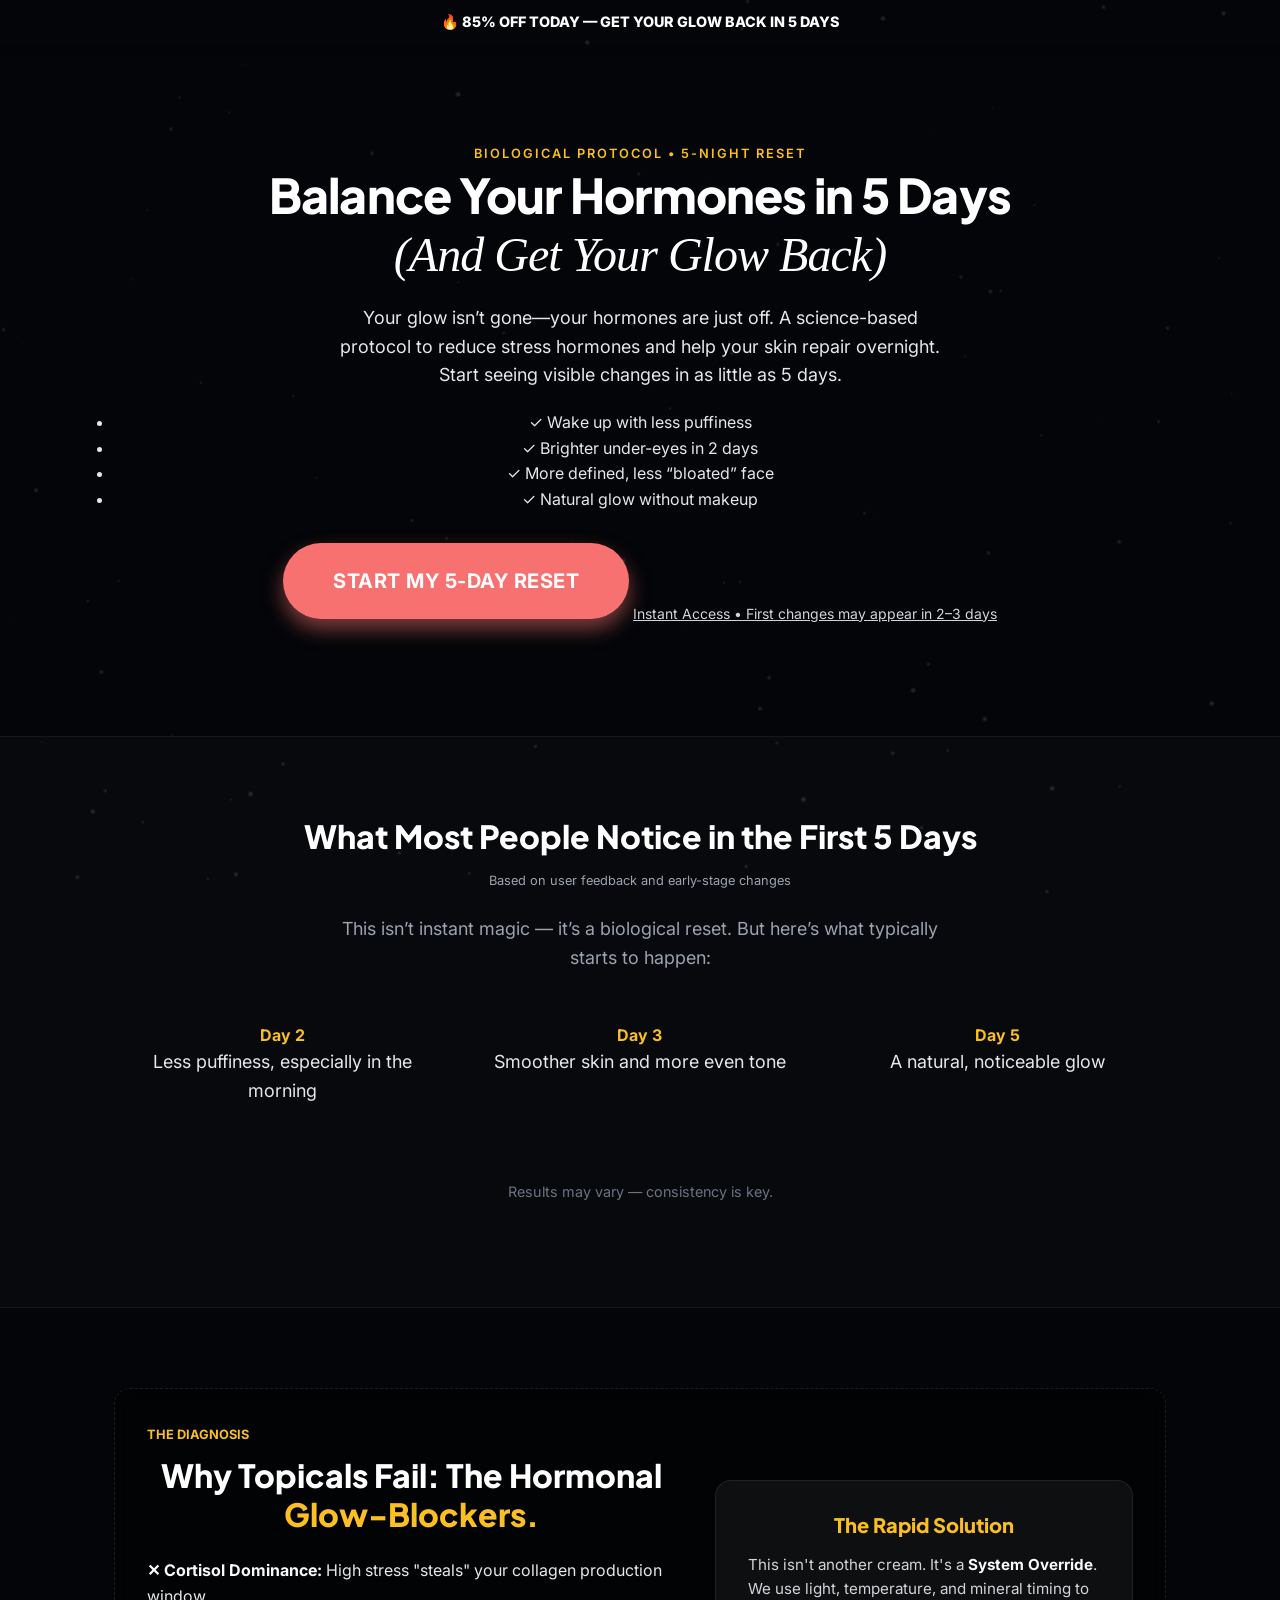
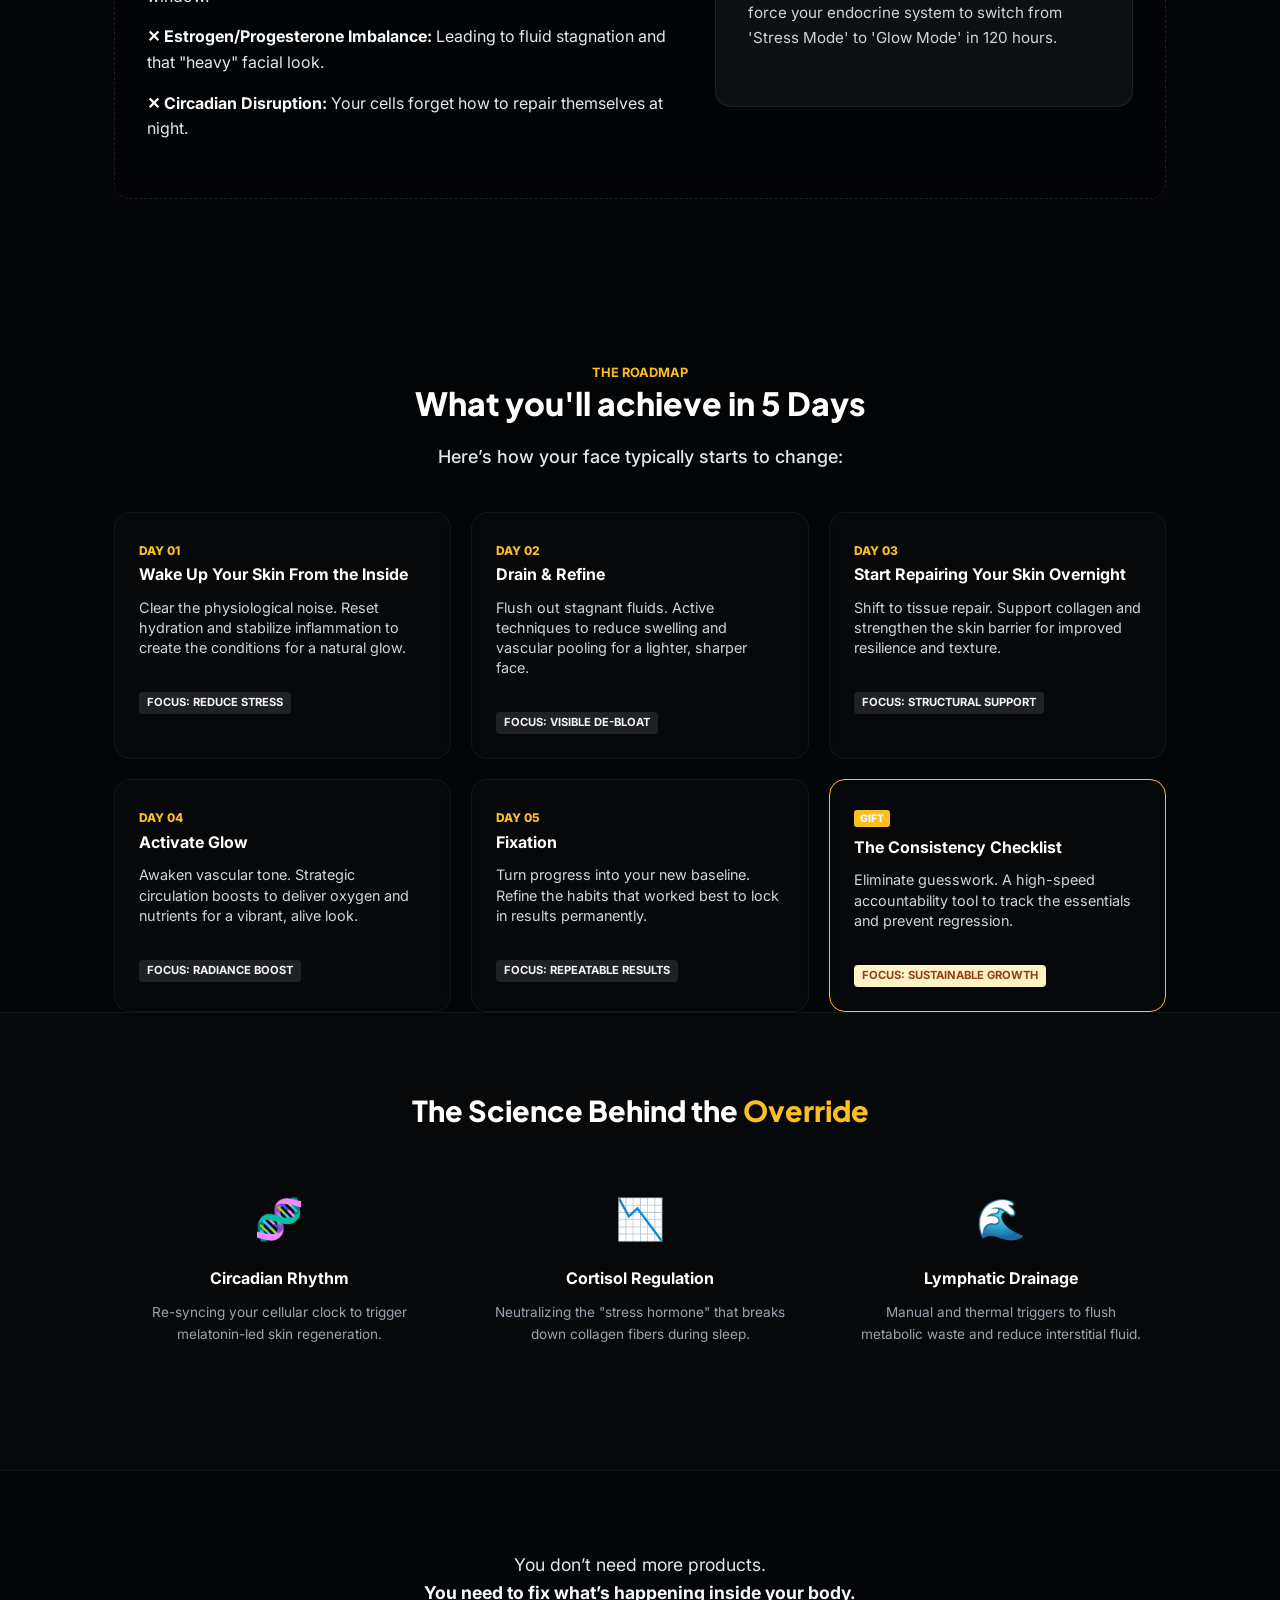
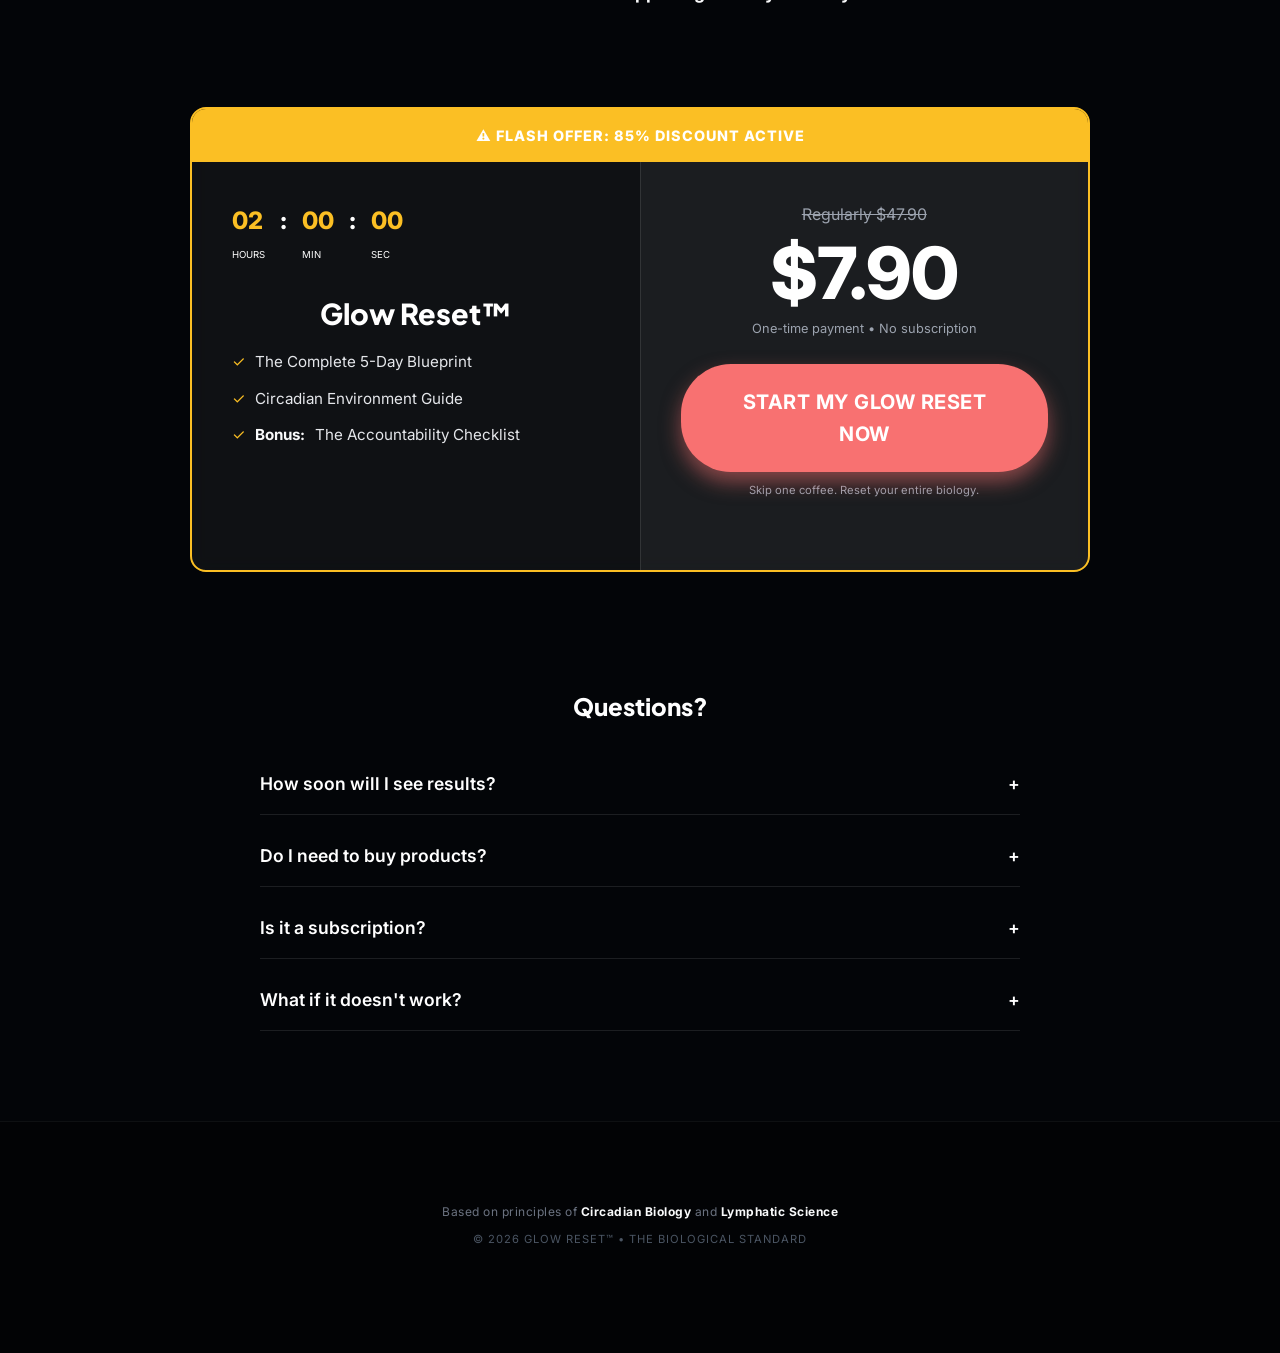
<file: index.html>
<!DOCTYPE html>
<html lang="en">
<head>
    <meta name="viewport" content="width=device-width, initial-scale=1.0">
    <meta charset="UTF-8">
    <meta name="description" content="Balance your hormones and restore your natural glow in 5 days with this science-based reset protocol.">
    <title>Glow Reset™ | 5-Day Hormone Reset Protocol</title>
    <link href="https://fonts.googleapis.com/css2?family=Plus+Jakarta+Sans:wght@800&family=Inter:wght@300;400;600&display=swap" rel="stylesheet">
    <link rel="stylesheet" href="style.css">
    <style>
        /* Fundo Animado */
        #dropletCanvas {
    position: fixed;
    top: 0;
    left: 0;
    width: 100vw;
    height: 100vh;
    z-index: -1;
    pointer-events: none; /* Garante que não interfira nos cliques */
}

        /* Ajustes de suporte para garantir a responsividade */
        .module-grid {
            display: grid;
            grid-template-columns: repeat(auto-fit, minmax(280px, 1fr));
            gap: 20px;
            margin-top: 40px;
        }
        .module-card {
            padding: 1.5rem;
            text-align: left;
            border: 1px solid rgba(255,255,255,0.05);
            background: rgba(255,255,255,0.02);
        }
        .module-card h4 { margin-bottom: 10px; color: #ffffff; }
        .module-card p { font-size: 0.9rem; line-height: 1.4; color: #d1d5db; }
        .benefit-tag {
            display: inline-block;
            background: rgba(255,255,255,0.1);
            padding: 2px 8px;
            border-radius: 4px;
            font-size: 0.7rem;
            font-weight: 700;
            text-transform: uppercase;
            margin-top: 10px;
            color: #f3f4f6;
        }

        /* AJUSTES DA SEÇÃO FAQ */
        .faq-box {
            max-width: 800px;
            margin: 0 auto;
            padding: 40px 20px;
        }
        .faq-item {
            border-bottom: 1px solid rgba(255,255,255,0.1);
            margin-bottom: 10px;
        }
        .faq-trigger {
            width: 100%;
            background: none;
            border: none;
            padding: 20px 0;
            text-align: left;
            cursor: pointer;
            display: flex;
            justify-content: space-between;
            align-items: center;
            font-family: 'Inter', sans-serif;
            font-weight: 600;
            font-size: 1.1rem;
            color: #ffffff;
        }
        .faq-content {
            max-height: 0;
            overflow: hidden;
            transition: max-height 0.3s ease-out;
        }
        .faq-content p {
            padding-bottom: 20px;
            color: #d1d5db;
            line-height: 1.6;
            margin: 0;
        }

        @media (max-width: 768px) {
    .mobile-stack { display: block !important; }
    .mobile-stack > div { margin-bottom: 20px; }
    h1 { font-size: 2.2rem !important; }
    .section { padding: 40px 0 !important; }
}

@media (max-width: 480px) {
    .top-alert { font-size: 0.75rem; padding: 8px; }
}
        

        footer {
    padding: 40px 20px;
    text-align: center;
    border-top: 1px solid rgba(255,255,255,0.05);
    background: rgba(0,0,0,0.3);
    margin-top: 40px;
}

.footer-creds {
    font-size: 0.75rem;
    color: #6b7280; /* Um cinza mais discreto */
    margin-bottom: 10px;
    letter-spacing: 0.5px;
}

.footer-copy {
    font-size: 0.7rem;
    color: #4b5563;
    text-transform: uppercase;
    letter-spacing: 1px;
}

        body {
    background-color: #030508; /* Mesma cor do canvas */
    margin: 0;
    padding: 0;
    overflow-x: hidden;
    padding-top: 60px;
}
.top-alert {
    position: fixed;
    top: 0;
    left: 0;
    width: 100%;
    text-align: center;
    font-weight: 800;
    font-size: 0.9rem;
    padding: 10px;
    z-index: 9999;
    animation: pulseAlert 2s ease-in-out infinite;
    box-shadow: 0 2px 10px rgba(0,0,0,0.3);
    cursor: pointer;
    transition: transform 0.3s ease, opacity 0.2s ease;
}
.top-alert:active {
    transform: scale(0.97);
    opacity: 0.8;
}
.top-alert:hover {
    opacity: 0.9;
}

/* Animação */
@keyframes pulseAlert {
    0% {
        background-color: #ff0000;
        color: #ffffff;
    }
    50% {
        background-color: #ff4d4d;
        color: #ffffff;
    }
    100% {
        background-color: #ff0000;
        color: #ffffff;
    }
}


        
    </style>
    <!-- Meta Pixel Code -->
<script>
function scrollToOffer() {
    const element = document.getElementById('offer');
    const alertBar = document.querySelector('.top-alert');

    if (!element) return;

    const offset = alertBar ? alertBar.offsetHeight : 0;

    const position = element.getBoundingClientRect().top + window.pageYOffset - offset;

    window.scrollTo({
        top: position,
        behavior: 'smooth'
    });
}
!function(f,b,e,v,n,t,s)
{if(f.fbq)return;n=f.fbq=function(){n.callMethod?
n.callMethod.apply(n,arguments):n.queue.push(arguments)};
if(!f._fbq)f._fbq=n;n.push=n;n.loaded=!0;n.version='2.0';
n.queue=[];t=b.createElement(e);t.async=!0;
t.src=v;s=b.getElementsByTagName(e)[0];
s.parentNode.insertBefore(t,s)}(window, document,'script',
'https://connect.facebook.net/en_US/fbevents.js');
fbq('init', '1629880211533904');
fbq('track', 'PageView');
</script>
<noscript><img height="1" width="1" style="display:none"
src="https://www.facebook.com/tr?id=1629880211533904&ev=PageView&noscript=1"
/></noscript>
<!-- End Meta Pixel Code -->
</head>
<body>
    
  <div class="top-alert" onclick="scrollToOffer()">
    🔥 85% OFF TODAY — GET YOUR GLOW BACK IN 5 DAYS
</div>
    
    <canvas id="dropletCanvas"></canvas>

    <header class="section">
        
        <div class="container text-center">
            <span style="color: #fbbf24; font-weight: 600; text-transform: uppercase; letter-spacing: 2px; font-size: 0.8rem;">Biological Protocol • 5-Night Reset</span>
            <h1 style="color: #ffffff;">Balance Your Hormones in 5 Days <br> <span style="font-style: italic; font-weight: 400; font-family: serif; color: #ffffff;">(And Get Your Glow Back)</span></h1>
            <p style="margin: 0 auto; max-width: 600px; color: #e5e7eb;">Your glow isn’t gone—your hormones are just off. A science-based protocol to reduce stress hormones and help your skin repair overnight. Start seeing visible changes in as little as 5 days.</p>
            
            <ul style="margin-top:20px; margin-bottom:25px; color:#e5e7eb;">
<li>✓ Wake up with less puffiness</li>
<li>✓ Brighter under-eyes in 2 days</li>
<li>✓ More defined, less “bloated” face</li>
<li>✓ Natural glow without makeup</li>
</ul>
            
            <div class="cta-container">
                <a href="#offer" class="cta">Start My 5-Day Reset</a>
                <span class="cta-secondary">Instant Access • First changes may appear in 2–3 days</span>
            </div>
        </div>
    </header>

    <section class="section" style="background: rgba(255,255,255,0.02); border-top: 1px solid rgba(255,255,255,0.05); border-bottom: 1px solid rgba(255,255,255,0.05);">
    <div class="container text-center">
        
        <h2 style="color: #ffffff; margin-bottom: 10px;">
            What Most People Notice in the First 5 Days
        </h2>
        <p style="margin-top:15px; font-size:0.8rem; color:#9ca3af;">
Based on user feedback and early-stage changes
</p>

        <p style="max-width: 600px; margin: 0 auto 30px auto; color: #9ca3af;">
            This isn’t instant magic — it’s a biological reset. But here’s what typically starts to happen:
        </p>

        <div style="display: flex; gap: 20px; justify-content: center;" class="mobile-stack">

            <div style="flex: 1; padding: 20px;">
                <h4 style="color: #fbbf24;">Day 2</h4>
                <p style="color: #e5e7eb;">Less puffiness, especially in the morning</p>
            </div>

            <div style="flex: 1; padding: 20px;">
                <h4 style="color: #fbbf24;">Day 3</h4>
                <p style="color: #e5e7eb;">Smoother skin and more even tone</p>
            </div>

            <div style="flex: 1; padding: 20px;">
                <h4 style="color: #fbbf24;">Day 5</h4>
                <p style="color: #e5e7eb;">A natural, noticeable glow</p>
            </div>

        </div>
        <p style="margin-top: 30px; font-size: 0.9rem; color: #6b7280;">
    Results may vary — consistency is key.
</p>
    </div>
        
</section>

    <main>
        <section class="section section-dark">
            <div class="container">
                <div class="box section-dark" style="border: 1px dashed rgba(255,255,255,0.1); padding: 2rem; background: rgba(0,0,0,0.3);">
                    <div style="display: flex; gap: 40px; align-items: center;" class="mobile-stack">
                        <div style="flex: 1.2;">
                            <span style="color: #fbbf24; text-transform: uppercase; font-size: 0.8rem; font-weight: 700;">The Diagnosis</span>
                            <h2 style="color: #ffffff; margin-top: 10px;">Why Topicals Fail: The Hormonal  <span style="color: #fbbf24;">Glow-Blockers.</span></h2>
                            
                            <div style="margin-top: 25px;">
                                <p style="font-size: 1rem; margin-bottom: 15px; color: #e5e7eb;"><strong>✕ Cortisol Dominance:</strong> High stress "steals" your collagen production window.</p>
                                <p style="font-size: 1rem; margin-bottom: 15px; color: #e5e7eb;"><strong>✕ Estrogen/Progesterone Imbalance:</strong> Leading to fluid stagnation and that "heavy" facial look.</p>
                                <p style="font-size: 1rem; color: #e5e7eb;"><strong>✕ Circadian Disruption:</strong> Your cells forget how to repair themselves at night.</p>
                            </div>
                        </div>
                        
                        <div class="box" style="background: rgba(255,255,255,0.05); padding: 2rem; flex: 0.8;">
                            <h3 style="color: #fbbf24; font-size: 1.25rem; margin-bottom: 1rem;">The Rapid Solution</h3>
                            <p style="font-size: 0.95rem; color: #d1d5db;">This isn't another cream. It's a <strong>System Override</strong>. We use light, temperature, and mineral timing to force your endocrine system to switch from 'Stress Mode' to 'Glow Mode' in 120 hours.</p>
                        </div>
                    </div>
                </div>
            </div>
        </section>

        <section class="section section-alt" style="background: rgba(0,0,0,0.2);">
            <div class="container text-center">
                <span style="color: #fbbf24; text-transform: uppercase; font-size: 0.8rem; font-weight: 700;">The Roadmap</span>
                <h2 style="color: #ffffff;">What you'll achieve in 5 Days</h2>

                <p style="margin-bottom: 25px; color:#e5e7eb; font-weight:500;">
Here’s how your face typically starts to change:
</p>
                
                <div class="module-grid">
                    <div class="box module-card">
                        <span style="color: #fbbf24; font-weight: 800; font-size: 0.75rem;">DAY 01</span>
                        <h4>Wake Up Your Skin From the Inside</h4>
                        <p>Clear the physiological noise. Reset hydration and stabilize inflammation to create the conditions for a natural glow.</p>
                        <span class="benefit-tag">Focus: Reduce Stress</span>
                    </div>
                    
                    <div class="box module-card">
                        <span style="color: #fbbf24; font-weight: 800; font-size: 0.75rem;">DAY 02</span>
                        <h4>Drain & Refine</h4>
                        <p>Flush out stagnant fluids. Active techniques to reduce swelling and vascular pooling for a lighter, sharper face.</p>
                        <span class="benefit-tag">Focus: Visible De-bloat</span>
                    </div>
                    
                    <div class="box module-card">
                        <span style="color: #fbbf24; font-weight: 800; font-size: 0.75rem;">DAY 03</span>
                        <h4>Start Repairing Your Skin Overnight</h4>
                        <p>Shift to tissue repair. Support collagen and strengthen the skin barrier for improved resilience and texture.</p>
                        <span class="benefit-tag">Focus: Structural Support</span>
                    </div>
                    
                    <div class="box module-card">
                        <span style="color: #fbbf24; font-weight: 800; font-size: 0.75rem;">DAY 04</span>
                        <h4>Activate Glow</h4>
                        <p>Awaken vascular tone. Strategic circulation boosts to deliver oxygen and nutrients for a vibrant, alive look.</p>
                        <span class="benefit-tag">Focus: Radiance Boost</span>
                    </div>
                    
                    <div class="box module-card">
                        <span style="color: #fbbf24; font-weight: 800; font-size: 0.75rem;">DAY 05</span>
                        <h4>Fixation</h4>
                        <p>Turn progress into your new baseline. Refine the habits that worked best to lock in results permanently.</p>
                        <span class="benefit-tag">Focus: Repeatable Results</span>
                    </div>

                    <div class="box module-card" style="border: 1px solid #fbbf24;">
                        <span style="background: #fbbf24; color: #ffffff; padding: 2px 6px; font-weight: 800; font-size: 0.65rem; border-radius: 3px;">GIFT</span>
                        <h4 style="margin-top: 5px; color: #ffffff;">The Consistency Checklist</h4>
                        <p>Eliminate guesswork. A high-speed accountability tool to track the essentials and prevent regression.</p>
                        <span class="benefit-tag" style="background: #fef3c7; color: #92400e;">Focus: Sustainable Growth</span>
                    </div>
                </div>
            </div>

            <section class="section" style="background: rgba(255,255,255,0.02); border-top: 1px solid rgba(255,255,255,0.05); border-bottom: 1px solid rgba(255,255,255,0.05);">
    <div class="container text-center">
        <h2 style="color: #ffffff; margin-bottom: 40px; font-size: 1.8rem;">The Science Behind the <span style="color: #fbbf24;">Override</span></h2>
        
        <div style="display: flex; gap: 30px; justify-content: center;" class="mobile-stack">
            <div style="flex: 1; padding: 20px;">
                <div style="font-size: 2.5rem; margin-bottom: 15px;">🧬</div>
                <h4 style="color: #ffffff; margin-bottom: 10px;">Circadian Rhythm</h4>
                <p style="font-size: 0.85rem; color: #9ca3af;">Re-syncing your cellular clock to trigger melatonin-led skin regeneration.</p>
            </div>

            <div style="flex: 1; padding: 20px;">
                <div style="font-size: 2.5rem; margin-bottom: 15px;">📉</div>
                <h4 style="color: #ffffff; margin-bottom: 10px;">Cortisol Regulation</h4>
                <p style="font-size: 0.85rem; color: #9ca3af;">Neutralizing the "stress hormone" that breaks down collagen fibers during sleep.</p>
            </div>

            <div style="flex: 1; padding: 20px;">
                <div style="font-size: 2.5rem; margin-bottom: 15px;">🌊</div>
                <h4 style="color: #ffffff; margin-bottom: 10px;">Lymphatic Drainage</h4>
                <p style="font-size: 0.85rem; color: #9ca3af;">Manual and thermal triggers to flush metabolic waste and reduce interstitial fluid.</p>
            </div>
        </div>
    </div>
</section>
            
        </section>

        <p style="text-align:center; color:#e5e7eb; margin-bottom:20px; font-size:1.1rem;">
You don’t need more products.<br>
<strong>You need to fix what’s happening inside your body.</strong>
</p>
        
        <section id="offer" class="section">
            <div class="container">
                <div class="box" style="max-width: 900px; margin: 0 auto; padding: 0; overflow: hidden; border: 2px solid #fbbf24; background: rgba(255,255,255,0.05);">
                    <div style="background: #fbbf24; color: #ffffff; padding: 15px; text-align: center; font-weight: 800; font-size: 0.9rem; letter-spacing: 1px;">
                        ⚠️ FLASH OFFER: 85% DISCOUNT ACTIVE
                    </div>
                    
                    <div style="display: flex;" class="mobile-stack">
                        <div style="padding: 40px; flex: 1;">
                            <div style="display: flex; gap: 15px; margin-bottom: 30px;" id="timer">
                                <div><span style="font-size: 1.5rem; font-weight: 800; color: #fbbf24;" id="h">02</span><br><small style="font-size: 0.6rem; text-transform: uppercase; color: #ffffff;">Hours</small></div>
                                <span style="font-size: 1.5rem; font-weight: 800; color: #ffffff;">:</span>
                                <div><span style="font-size: 1.5rem; font-weight: 800; color: #fbbf24;" id="m">00</span><br><small style="font-size: 0.6rem; text-transform: uppercase; color: #ffffff;">Min</small></div>
                                <span style="font-size: 1.5rem; font-weight: 800; color: #ffffff;">:</span>
                                <div><span style="font-size: 1.5rem; font-weight: 800; color: #fbbf24;" id="s">00</span><br><small style="font-size: 0.6rem; text-transform: uppercase; color: #ffffff;">Sec</small></div>
                            </div>

                            <h3 style="font-size: 1.8rem; color: #ffffff;">Glow Reset™</h3>
                            <ul style="list-style: none; margin-top: 20px; padding: 0;">
                                <li style="margin-bottom: 12px; font-size: 0.95rem; display: flex; align-items: center; gap: 10px; color: #e5e7eb;">
                                    <span style="color: #fbbf24;">✓</span> The Complete 5-Day Blueprint
                                </li>
                                <li style="margin-bottom: 12px; font-size: 0.95rem; display: flex; align-items: center; gap: 10px; color: #e5e7eb;">
                                    <span style="color: #fbbf24;">✓</span> Circadian Environment Guide
                                </li>
                                <li style="margin-bottom: 12px; font-size: 0.95rem; display: flex; align-items: center; gap: 10px; color: #e5e7eb;">
                                    <span style="color: #fbbf24;">✓</span> <strong>Bonus:</strong> The Accountability Checklist
                                </li>
                            </ul>
                        </div>

                        <div style="background: rgba(255,255,255,0.05); padding: 40px; text-align: center; border-left: 1px solid rgba(255,255,255,0.1); flex: 1;">
                            <span style="text-decoration: line-through; color: #9ca3af;">Regularly $47.90</span>
                            <div style="font-size: 4.5rem; font-weight: 800; color: #ffffff; line-height: 1; margin: 10px 0;">$7.90</div>
                            <p style="font-size:0.8rem; color:#9ca3af; margin-top:10px;">
One-time payment • No subscription
</p>
                            <div class="cta-container" style="margin-top: 20px;">
                                <a href="https://pay.hotmart.com/W104754654M?bid=1772998700626" class="cta" style="width: 100%; display: block; box-sizing: border-box;">Start My Glow Reset Now</a>
                                <span style="font-size: 0.7rem; color: #9ca3af; margin-top: 10px; display: block;">Skip one coffee. Reset your entire biology.</span>
                            </div>
                        </div>
                    </div>
                </div>
            </div>
        </section>

        <section class="section-padding container">
            <div class="faq-box">
                <h2 style="text-align: center; margin-bottom: 2rem; font-size: 1.5rem; color: #ffffff;">Questions?</h2>
                <div class="faq-item">
                    <button class="faq-trigger" onclick="toggleFaq(this)">How soon will I see results? <span>+</span></button>
                    <div class="faq-content"><p>You will notice a reduction in morning puffiness by Day 2. By Day 5, your skin's texture and natural "glow" will be visibly restored.</p></div>
                </div>
                <div class="faq-item">
                    <button class="faq-trigger" onclick="toggleFaq(this)">Do I need to buy products? <span>+</span></button>
                    <div class="faq-content"><p>No. This protocol relies on biological triggers like timing, temperature, and specific movements. No extra serums required.</p></div>
                </div>
                <div class="faq-item">
                    <button class="faq-trigger" onclick="toggleFaq(this)">Is it a subscription? <span>+</span></button>
                    <div class="faq-content"><p>No. This is a one-time investment of $7.90 for lifetime digital access to the protocol.</p></div>
                </div>
                <div class="faq-item">
                    <button class="faq-trigger" onclick="toggleFaq(this)">What if it doesn't work? <span>+</span></button>
                    <div class="faq-content"><p>We offer a 7-day money-back guarantee. If you don't feel a difference, we refund your $7.90 immediately.</p></div>
                </div>
            </div>
        </section>
    </main>
        
    <footer class="section">
    <div class="container">
        <p class="footer-creds">
            Based on principles of <strong>Circadian Biology</strong> and <strong>Lymphatic Science</strong>
        </p>
        
        <p class="footer-copy">
            © 2026 GLOW RESET™ • THE BIOLOGICAL STANDARD
        </p>
    </div>
</footer>

    <script>
        // Animação de Fundo
        const canvas = document.getElementById('dropletCanvas');
        const ctx = canvas.getContext('2d');
        function resizeCanvas() { canvas.width = window.innerWidth; canvas.height = window.innerHeight; }
        resizeCanvas();
        let droplets = [];
        const config = { count: 100, speedMin: 0.05, speedMax: 0.4, baseColor: '180, 200, 230' };
        class Droplet {
            constructor() { this.init(true); }
            init(randomX = false) {
                this.y = Math.random() * canvas.height;
                this.x = randomX ? (Math.random() * canvas.width) : -50;
                this.z = Math.random();
                this.speed = (this.z * (config.speedMax - config.speedMin) + config.speedMin) * 0.8;
                this.radius = this.z * 3 + 0.5;
                this.opacity = this.z * 0.2 + 0.02;
                this.oscillation = Math.random() * 0.3;
                this.oscSpeed = Math.random() * 0.01;
                this.time = Math.random() * 100;
            }
            draw() {
                this.time += this.oscSpeed;
                const currentY = this.y + Math.sin(this.time) * 15 * this.oscillation;
                ctx.beginPath();
                let grad = ctx.createRadialGradient(this.x, currentY, 0, this.x, currentY, this.radius);
                grad.addColorStop(0, `rgba(${config.baseColor}, ${this.opacity})`);
                grad.addColorStop(1, `rgba(${config.baseColor}, 0)`);
                ctx.fillStyle = grad;
                ctx.arc(this.x, currentY, this.radius, 0, Math.PI * 2);
                ctx.fill();
            }
            update() { this.x += this.speed; if (this.x > canvas.width + 50) this.init(false); this.draw(); }
        }
        function initScene() { droplets = []; for (let i = 0; i < config.count; i++) droplets.push(new Droplet()); }
        function animate() { ctx.clearRect(0, 0, canvas.width, canvas.height); droplets.forEach(d => d.update()); requestAnimationFrame(animate); }
        window.addEventListener('resize', () => { resizeCanvas(); initScene(); });
        initScene(); animate();

        // Timer Logic
        function startTimer(duration) {
    let timer = duration, hours, minutes, seconds;

    const interval = setInterval(function () {
        hours = parseInt(timer / 3600, 10);
        minutes = parseInt((timer % 3600) / 60, 10);
        seconds = parseInt(timer % 60, 10);

        document.getElementById('h').textContent = hours < 10 ? "0" + hours : hours;
        document.getElementById('m').textContent = minutes < 10 ? "0" + minutes : minutes;
        document.getElementById('s').textContent = seconds < 10 ? "0" + seconds : seconds;

        if (--timer < 0) {
            clearInterval(interval);
        }
    }, 1000);
}
        function toggleFaq(btn) {
            const content = btn.nextElementSibling;
            const isOpen = content.style.maxHeight;
            document.querySelectorAll('.faq-content').forEach(c => c.style.maxHeight = null);
            content.style.maxHeight = (isOpen && isOpen !== "0px") ? null : content.scrollHeight + "px";
        }
window.addEventListener('load', function () {
    startTimer(7200);

    const alertBar = document.querySelector('.top-alert');

    window.addEventListener('scroll', function () {
        let scrollTop = window.pageYOffset || document.documentElement.scrollTop;

        if (scrollTop > 100) {
            alertBar.style.transform = "translateY(-100%)";
        } else {
            alertBar.style.transform = "translateY(0)";
        }
    });
});
    </script>
</body>
</html>
</file>
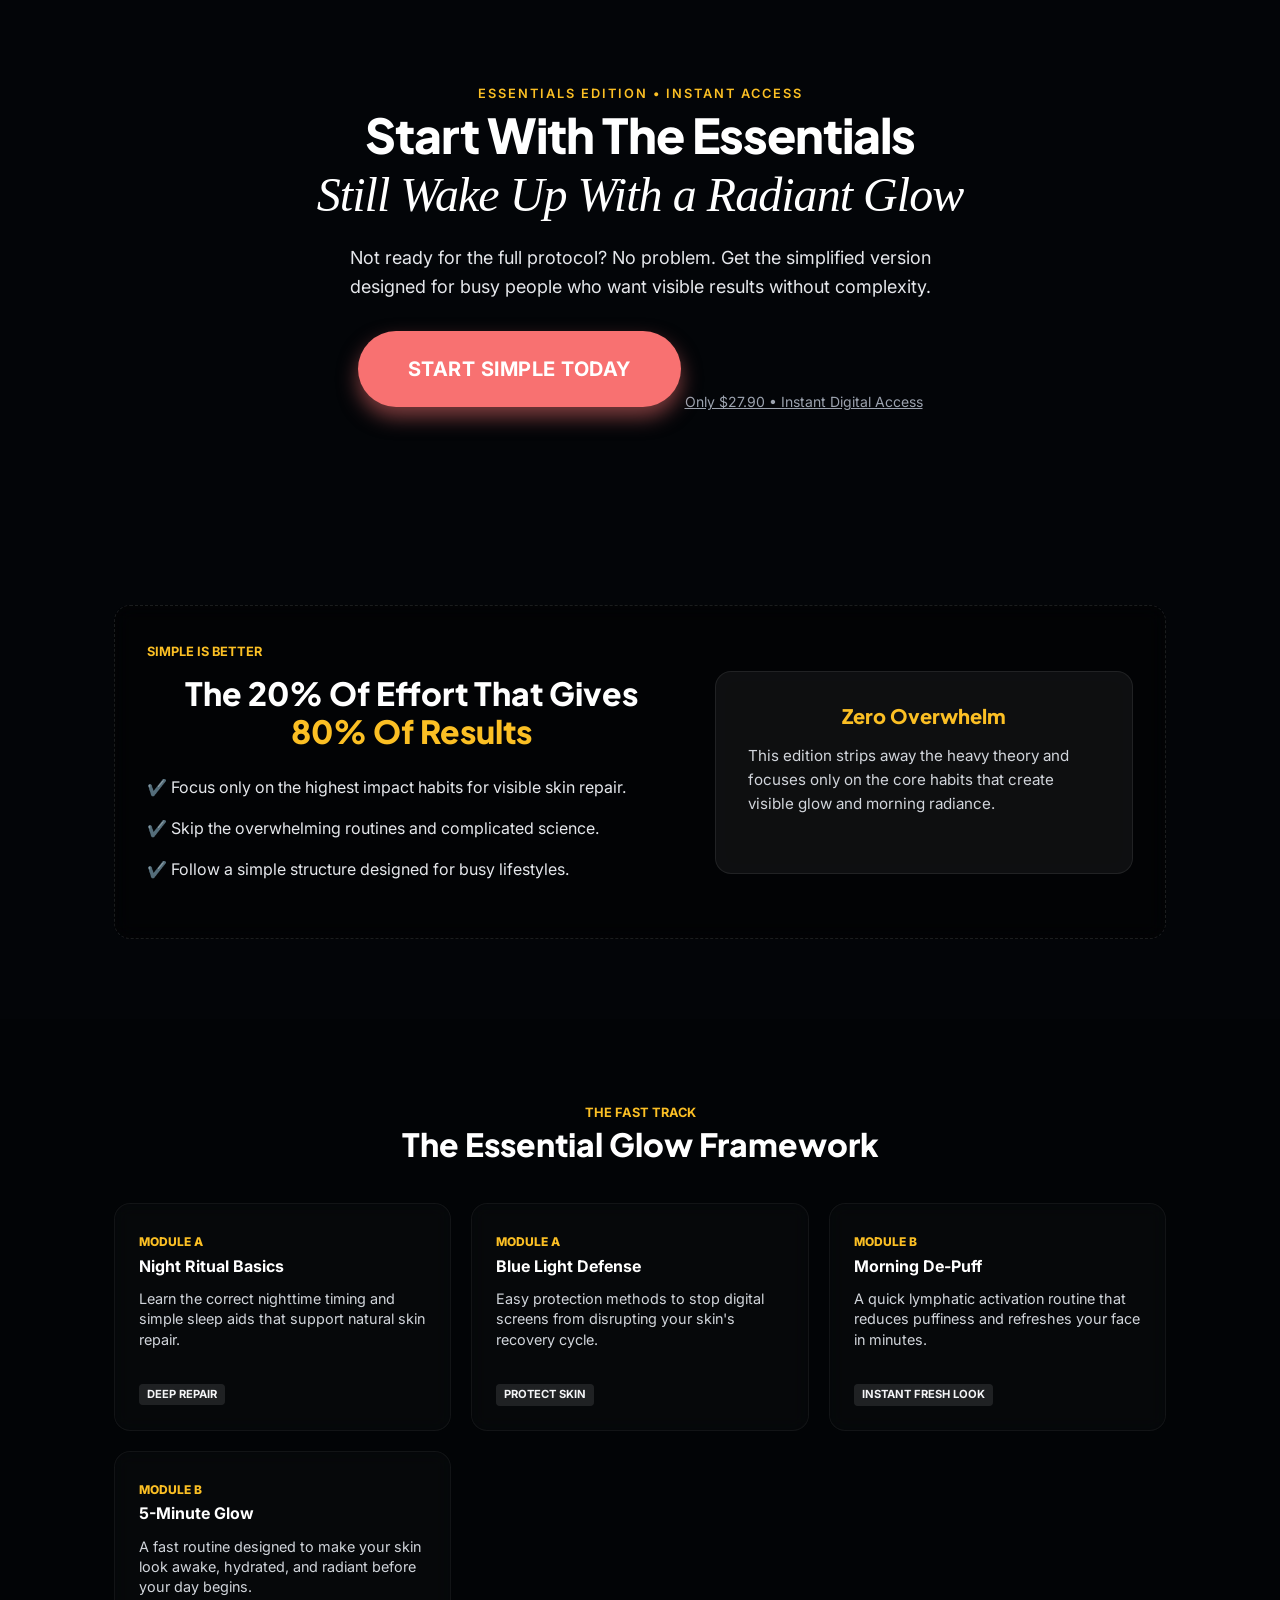
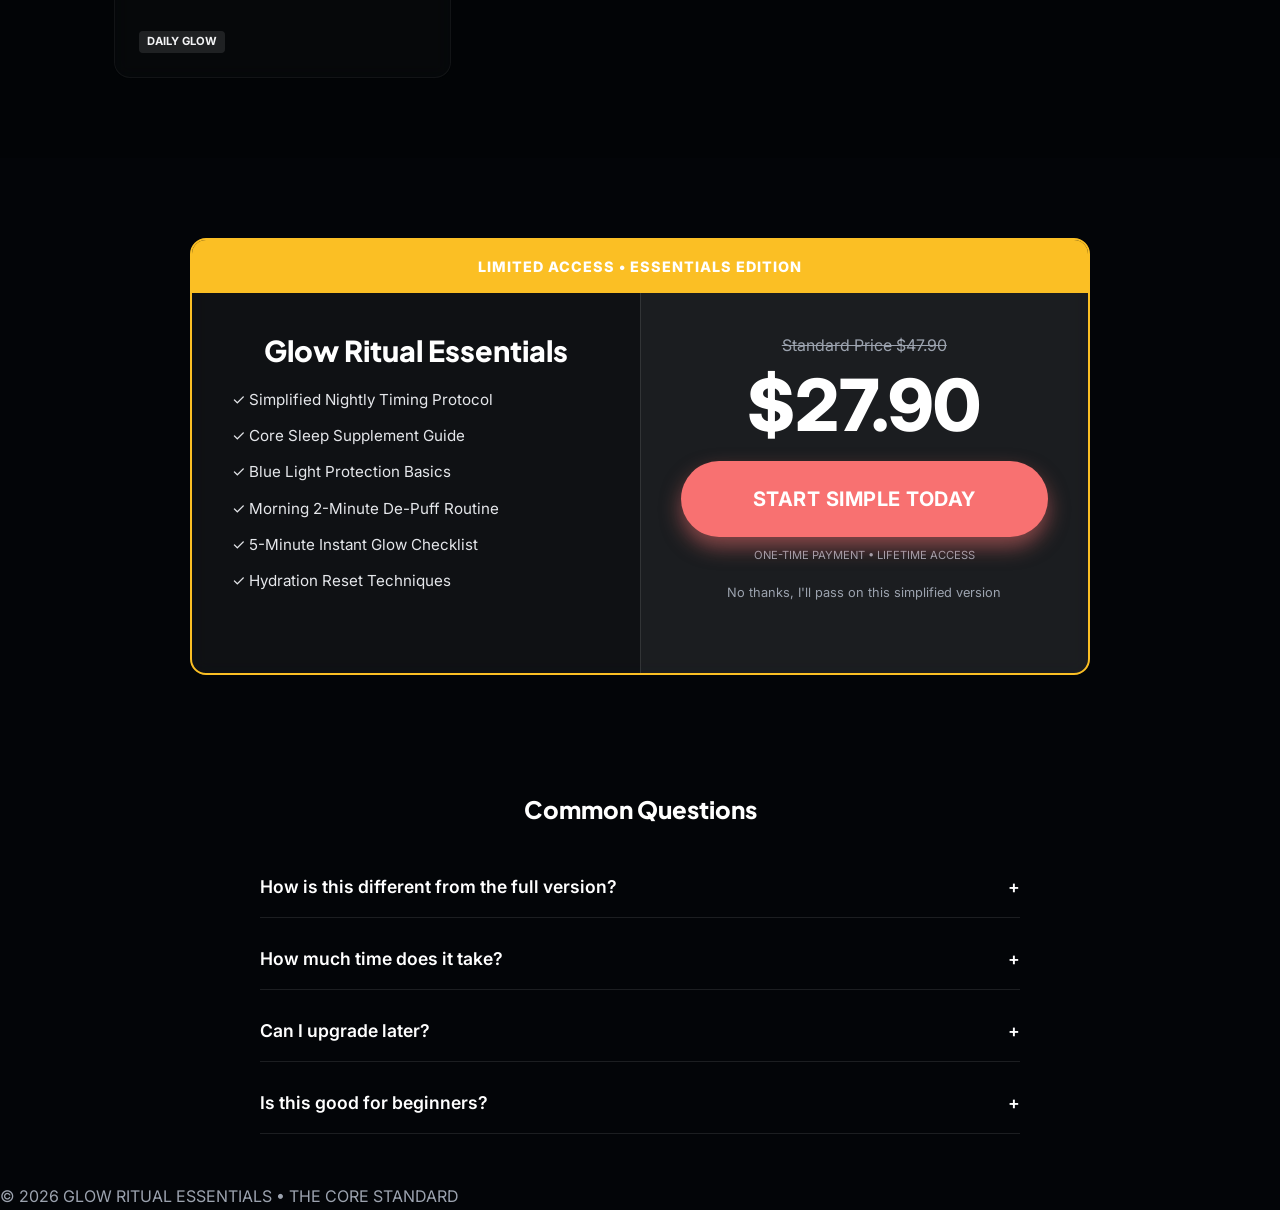
<file: essential.html>
<!DOCTYPE html>
<html lang="en">
<head>
<meta charset="UTF-8">
<meta name="viewport" content="width=device-width, initial-scale=1.0, maximum-scale=1.0, user-scalable=no">
<title>Glow Ritual Essentials | The Core Results</title>

<link href="https://fonts.googleapis.com/css2?family=Plus+Jakarta+Sans:wght@800&family=Inter:wght@300;400;600&display=swap" rel="stylesheet">
<link rel="stylesheet" href="style.css">

<style>

#dropletCanvas{
position:fixed;
top:0;
left:0;
width:100%;
height:100%;
z-index:-1;
background:#030508;
}

.module-grid{
display:grid;
grid-template-columns:repeat(auto-fit,minmax(280px,1fr));
gap:20px;
margin-top:40px;
}

.module-card{
padding:1.5rem;
text-align:left;
border:1px solid rgba(255,255,255,0.05);
background:rgba(255,255,255,0.02);
}

.module-card h4{margin-bottom:10px;color:#fff;}

.module-card p{
font-size:0.9rem;
line-height:1.4;
color:#d1d5db;
}

.benefit-tag{
display:inline-block;
background:rgba(255,255,255,0.1);
padding:2px 8px;
border-radius:4px;
font-size:0.7rem;
font-weight:700;
text-transform:uppercase;
margin-top:10px;
color:#f3f4f6;
}

.faq-box{
max-width:800px;
margin:0 auto;
padding:40px 20px;
}

.faq-item{
border-bottom:1px solid rgba(255,255,255,0.1);
margin-bottom:10px;
}

.faq-trigger{
width:100%;
background:none;
border:none;
padding:20px 0;
text-align:left;
cursor:pointer;
display:flex;
justify-content:space-between;
align-items:center;
font-family:'Inter',sans-serif;
font-weight:600;
font-size:1.1rem;
color:#fff;
}

.faq-content{
max-height:0;
overflow:hidden;
transition:max-height .3s ease-out;
}

.faq-content p{
padding-bottom:20px;
color:#d1d5db;
line-height:1.6;
margin:0;
}

@media(max-width:768px){
.mobile-stack{display:block!important;}
.mobile-stack>div{margin-bottom:20px;}
h1{font-size:2.2rem!important;}
.section{padding:40px 0!important;}
}

</style>
  <!-- Meta Pixel Code -->
<script>
!function(f,b,e,v,n,t,s)
{if(f.fbq)return;n=f.fbq=function(){n.callMethod?
n.callMethod.apply(n,arguments):n.queue.push(arguments)};
if(!f._fbq)f._fbq=n;n.push=n;n.loaded=!0;n.version='2.0';
n.queue=[];t=b.createElement(e);t.async=!0;
t.src=v;s=b.getElementsByTagName(e)[0];
s.parentNode.insertBefore(t,s)}(window, document,'script',
'https://connect.facebook.net/en_US/fbevents.js');
fbq('init', '1629880211533904');
fbq('track', 'PageView');
</script>
<noscript><img height="1" width="1" style="display:none"
src="https://www.facebook.com/tr?id=1629880211533904&ev=PageView&noscript=1"
/></noscript>
<!-- End Meta Pixel Code -->
</head>

<body>

<canvas id="dropletCanvas"></canvas>

<header class="section">
<div class="container text-center">

<span style="color:#fbbf24;font-weight:600;text-transform:uppercase;letter-spacing:2px;font-size:0.8rem;">
ESSENTIALS EDITION • INSTANT ACCESS
</span>

<h1 style="color:#fff;">
Start With The Essentials
<br>
<span style="font-style:italic;font-weight:400;font-family:serif;color:#fff;">
Still Wake Up With a Radiant Glow
</span>
</h1>

<p style="margin:0 auto;max-width:600px;color:#e5e7eb;">
Not ready for the full protocol? No problem. Get the simplified version designed for busy people who want visible results without complexity.
</p>

<div class="cta-container">
<a href="#offer" class="cta">Start Simple Today</a>
<span class="cta-secondary" style="color:#9ca3af;">Only $27.90 • Instant Digital Access</span>
</div>

</div>
</header>


<main>

<section class="section section-dark">

<div class="container">

<div class="box section-dark" style="border:1px dashed rgba(255,255,255,0.1);padding:2rem;background:rgba(0,0,0,0.3);">

<div style="display:flex;gap:40px;align-items:center;" class="mobile-stack">

<div style="flex:1.2;">

<span style="color:#fbbf24;text-transform:uppercase;font-size:0.8rem;font-weight:700;">
Simple Is Better
</span>

<h2 style="color:#fff;margin-top:10px;">
The 20% Of Effort That Gives
<span style="color:#fbbf24;">80% Of Results</span>
</h2>

<div style="margin-top:25px;">

<p style="font-size:1rem;margin-bottom:15px;color:#e5e7eb;">
✔️ Focus only on the highest impact habits for visible skin repair.
</p>

<p style="font-size:1rem;margin-bottom:15px;color:#e5e7eb;">
✔️ Skip the overwhelming routines and complicated science.
</p>

<p style="font-size:1rem;color:#e5e7eb;">
✔️ Follow a simple structure designed for busy lifestyles.
</p>

</div>

</div>

<div class="box" style="background:rgba(255,255,255,0.05);padding:2rem;flex:0.8;">

<h3 style="color:#fbbf24;font-size:1.25rem;margin-bottom:1rem;">
Zero Overwhelm
</h3>

<p style="font-size:0.95rem;color:#d1d5db;">
This edition strips away the heavy theory and focuses only on the core habits that create visible glow and morning radiance.
</p>

</div>

</div>

</div>

</div>

</section>


<section class="section section-alt" style="background:rgba(0,0,0,0.2);">

<div class="container text-center">

<span style="color:#fbbf24;text-transform:uppercase;font-size:0.8rem;font-weight:700;">
The Fast Track
</span>

<h2 style="color:#fff;">
The Essential Glow Framework
</h2>

<div class="module-grid">

<div class="box module-card">

<span style="color:#fbbf24;font-weight:800;font-size:0.75rem;">MODULE A</span>

<h4>Night Ritual Basics</h4>

<p>
Learn the correct nighttime timing and simple sleep aids that support natural skin repair.
</p>

<span class="benefit-tag">Deep Repair</span>

</div>


<div class="box module-card">

<span style="color:#fbbf24;font-weight:800;font-size:0.75rem;">MODULE A</span>

<h4>Blue Light Defense</h4>

<p>
Easy protection methods to stop digital screens from disrupting your skin's recovery cycle.
</p>

<span class="benefit-tag">Protect Skin</span>

</div>


<div class="box module-card">

<span style="color:#fbbf24;font-weight:800;font-size:0.75rem;">MODULE B</span>

<h4>Morning De-Puff</h4>

<p>
A quick lymphatic activation routine that reduces puffiness and refreshes your face in minutes.
</p>

<span class="benefit-tag">Instant Fresh Look</span>

</div>


<div class="box module-card">

<span style="color:#fbbf24;font-weight:800;font-size:0.75rem;">MODULE B</span>

<h4>5-Minute Glow</h4>

<p>
A fast routine designed to make your skin look awake, hydrated, and radiant before your day begins.
</p>

<span class="benefit-tag">Daily Glow</span>

</div>

</div>

</div>

</section>


<section id="offer" class="section">

<div class="container">

<div class="box" style="max-width:900px;margin:0 auto;padding:0;overflow:hidden;border:2px solid #fbbf24;background:rgba(255,255,255,0.05);">

<div style="background:#fbbf24;color:#fff;padding:15px;text-align:center;font-weight:800;font-size:0.9rem;letter-spacing:1px;">
LIMITED ACCESS • ESSENTIALS EDITION
</div>

<div style="display:flex;" class="mobile-stack">

<div style="padding:40px;flex:1;">

<h3 style="font-size:1.8rem;color:#fff;">Glow Ritual Essentials</h3>

<ul style="list-style:none;margin-top:20px;padding:0;">

<li style="margin-bottom:12px;font-size:0.95rem;color:#e5e7eb;">✓ Simplified Nightly Timing Protocol</li>
<li style="margin-bottom:12px;font-size:0.95rem;color:#e5e7eb;">✓ Core Sleep Supplement Guide</li>
<li style="margin-bottom:12px;font-size:0.95rem;color:#e5e7eb;">✓ Blue Light Protection Basics</li>
<li style="margin-bottom:12px;font-size:0.95rem;color:#e5e7eb;">✓ Morning 2-Minute De-Puff Routine</li>
<li style="margin-bottom:12px;font-size:0.95rem;color:#e5e7eb;">✓ 5-Minute Instant Glow Checklist</li>
<li style="margin-bottom:12px;font-size:0.95rem;color:#e5e7eb;">✓ Hydration Reset Techniques</li>

</ul>

</div>

<div style="background:rgba(255,255,255,0.05);padding:40px;text-align:center;border-left:1px solid rgba(255,255,255,0.1);flex:1;">

<span style="text-decoration:line-through;color:#9ca3af;">Standard Price $47.90</span>

<div style="font-size:4.5rem;font-weight:800;color:#fff;line-height:1;margin:10px 0;">
$27.90
</div>

<div class="cta-container" style="margin-top:20px;">

<a href="https://pay.hotmart.com/E104804912F" class="cta" style="width:100%;display:block;box-sizing:border-box;">
Start Simple Today
</a>

<span style="font-size:0.7rem;color:#9ca3af;margin-top:10px;display:block;">
ONE-TIME PAYMENT • LIFETIME ACCESS
</span>

<a href="https://theglowprotocol.github.io/TheGlowProtocol/starter"
style="display:block;margin-top:18px;font-size:0.8rem;color:#9ca3af;text-decoration:none;">
No thanks, I'll pass on this simplified version
</a>

</div>

</div>

</div>

</div>

</div>

</section>


<section class="section-padding container">

<div class="faq-box">

<h2 style="text-align:center;margin-bottom:2rem;font-size:1.5rem;color:#fff;">
Common Questions
</h2>

<div class="faq-item">
<button class="faq-trigger" onclick="toggleFaq(this)">
How is this different from the full version?
<span>+</span>
</button>
<div class="faq-content">
<p>
This version focuses only on the highest impact habits. It removes deeper theory and advanced steps to give you a faster routine.
</p>
</div>
</div>

<div class="faq-item">
<button class="faq-trigger" onclick="toggleFaq(this)">
How much time does it take?
<span>+</span>
</button>
<div class="faq-content">
<p>
The nightly steps take about 5 minutes and the morning routine can be done in under 3 minutes.
</p>
</div>
</div>

<div class="faq-item">
<button class="faq-trigger" onclick="toggleFaq(this)">
Can I upgrade later?
<span>+</span>
</button>
<div class="faq-content">
<p>
Yes. Many people start with the Essentials and later upgrade to the full protocol.
</p>
</div>
</div>

<div class="faq-item">
<button class="faq-trigger" onclick="toggleFaq(this)">
Is this good for beginners?
<span>+</span>
</button>
<div class="faq-content">
<p>
Yes. This version was specifically designed for beginners and people with busy schedules.
</p>
</div>
</div>

</div>

</section>

</main>

<footer style="color:#9ca3af;">
© 2026 GLOW RITUAL ESSENTIALS • THE CORE STANDARD
</footer>

  <script>

function toggleFaq(button){

const content = button.nextElementSibling;
const icon = button.querySelector("span");

if(content.style.maxHeight){
content.style.maxHeight = null;
icon.textContent = "+";
}else{

document.querySelectorAll(".faq-content").forEach(el=>{
el.style.maxHeight = null;
});

document.querySelectorAll(".faq-trigger span").forEach(el=>{
el.textContent = "+";
});

content.style.maxHeight = content.scrollHeight + "px";
icon.textContent = "−";

}

}

</script>
  
</body>
</html>
</file>
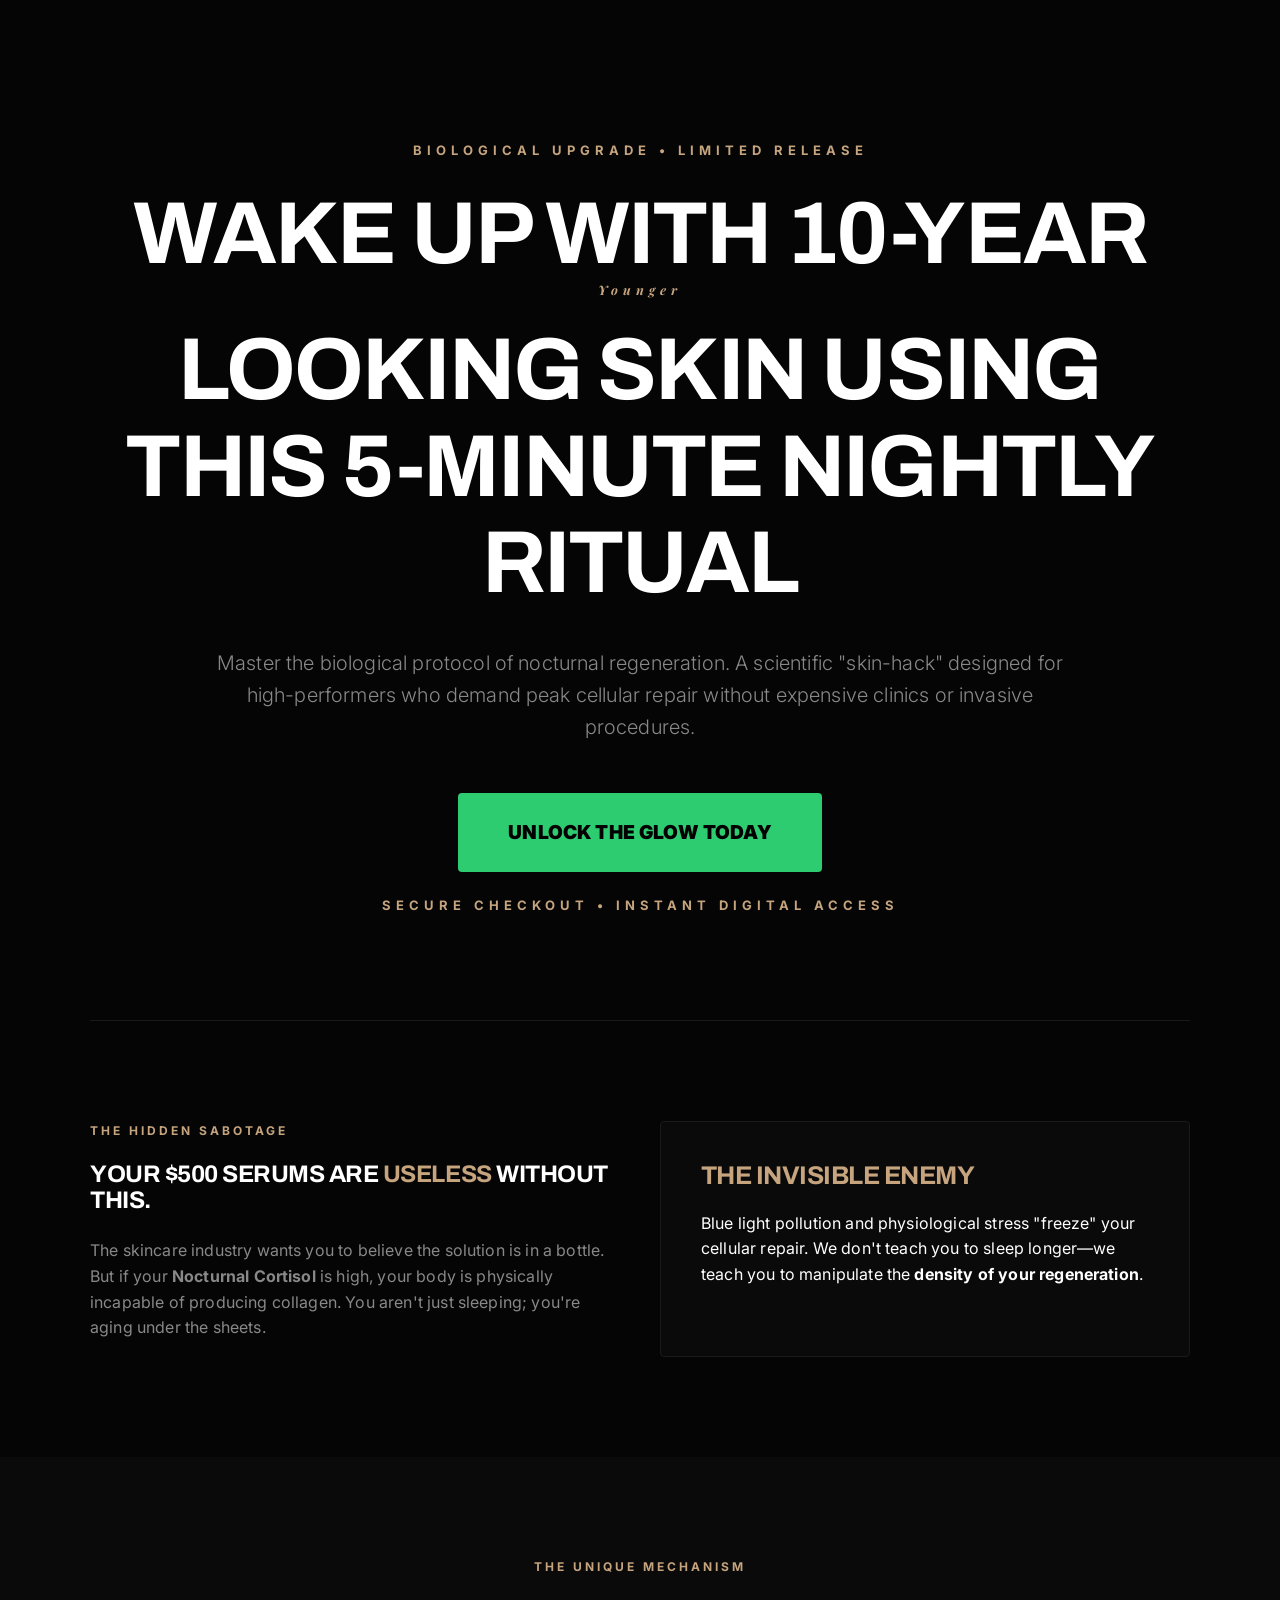
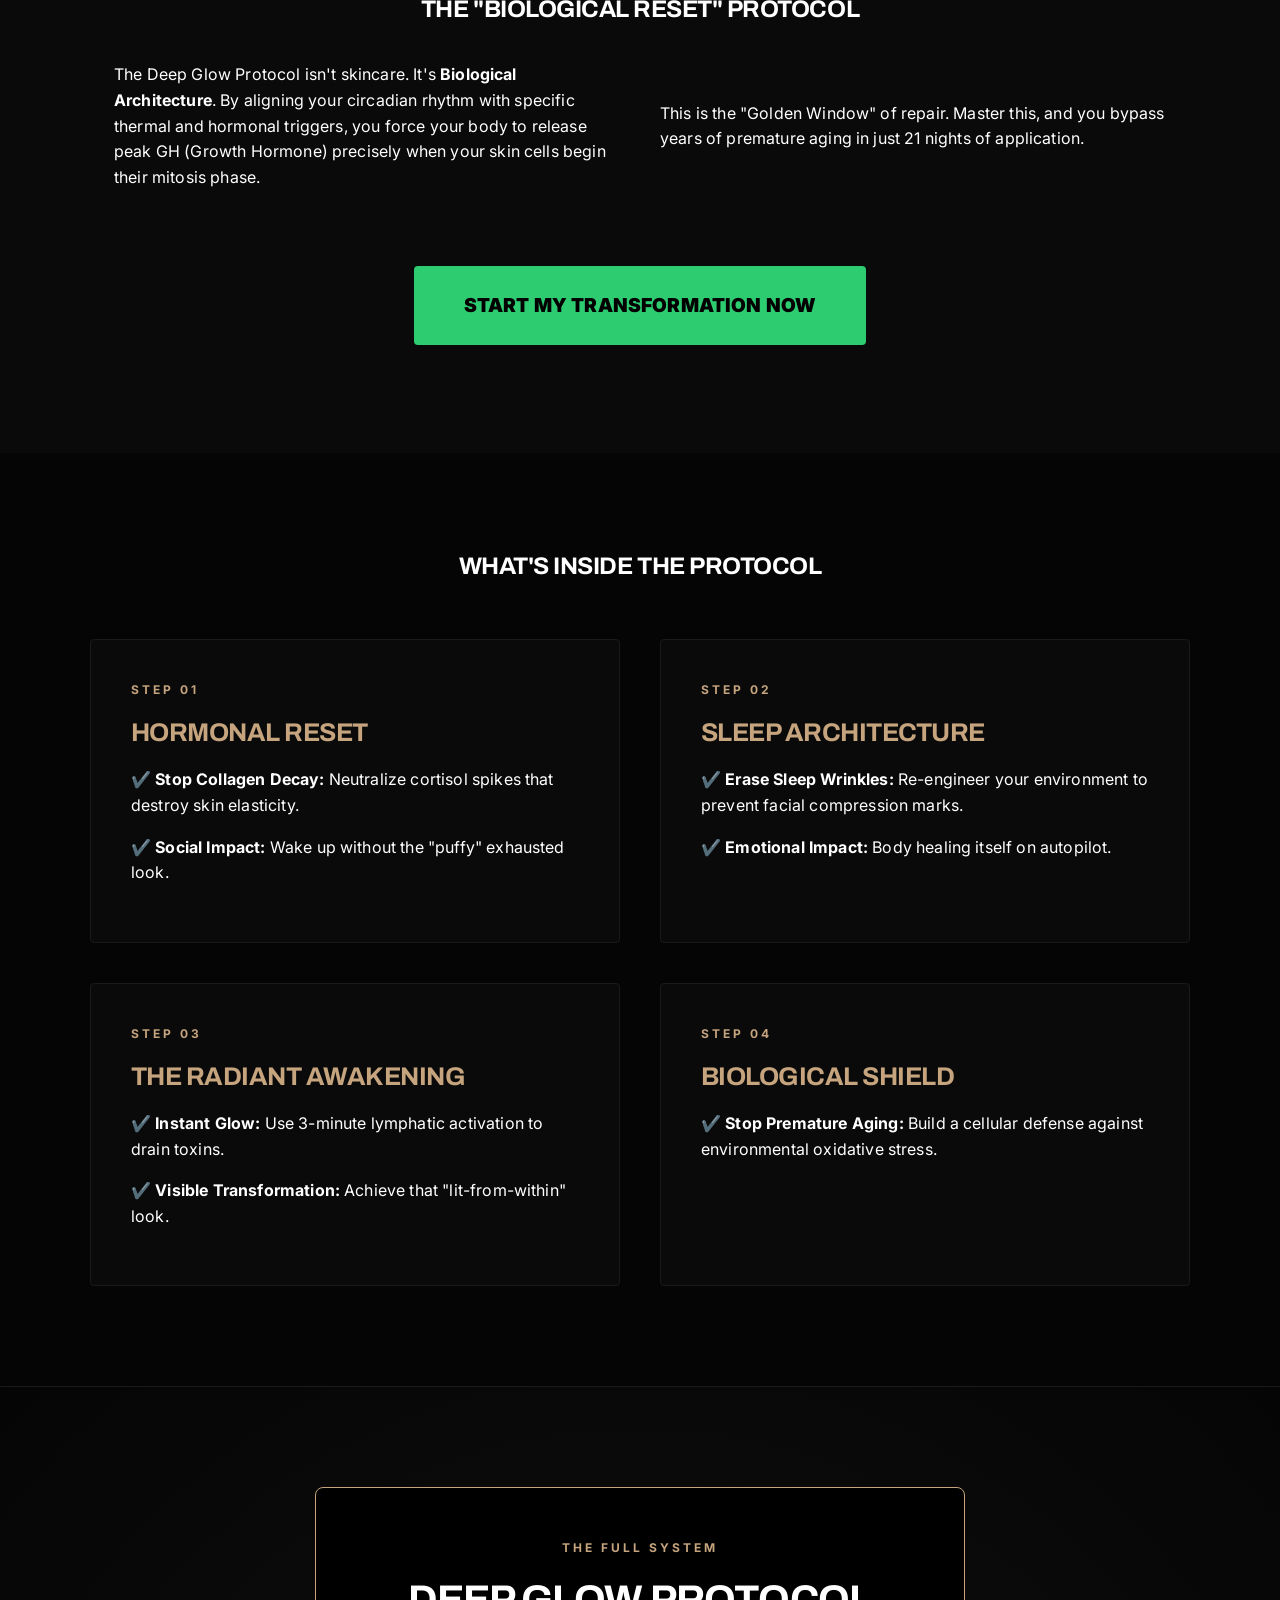
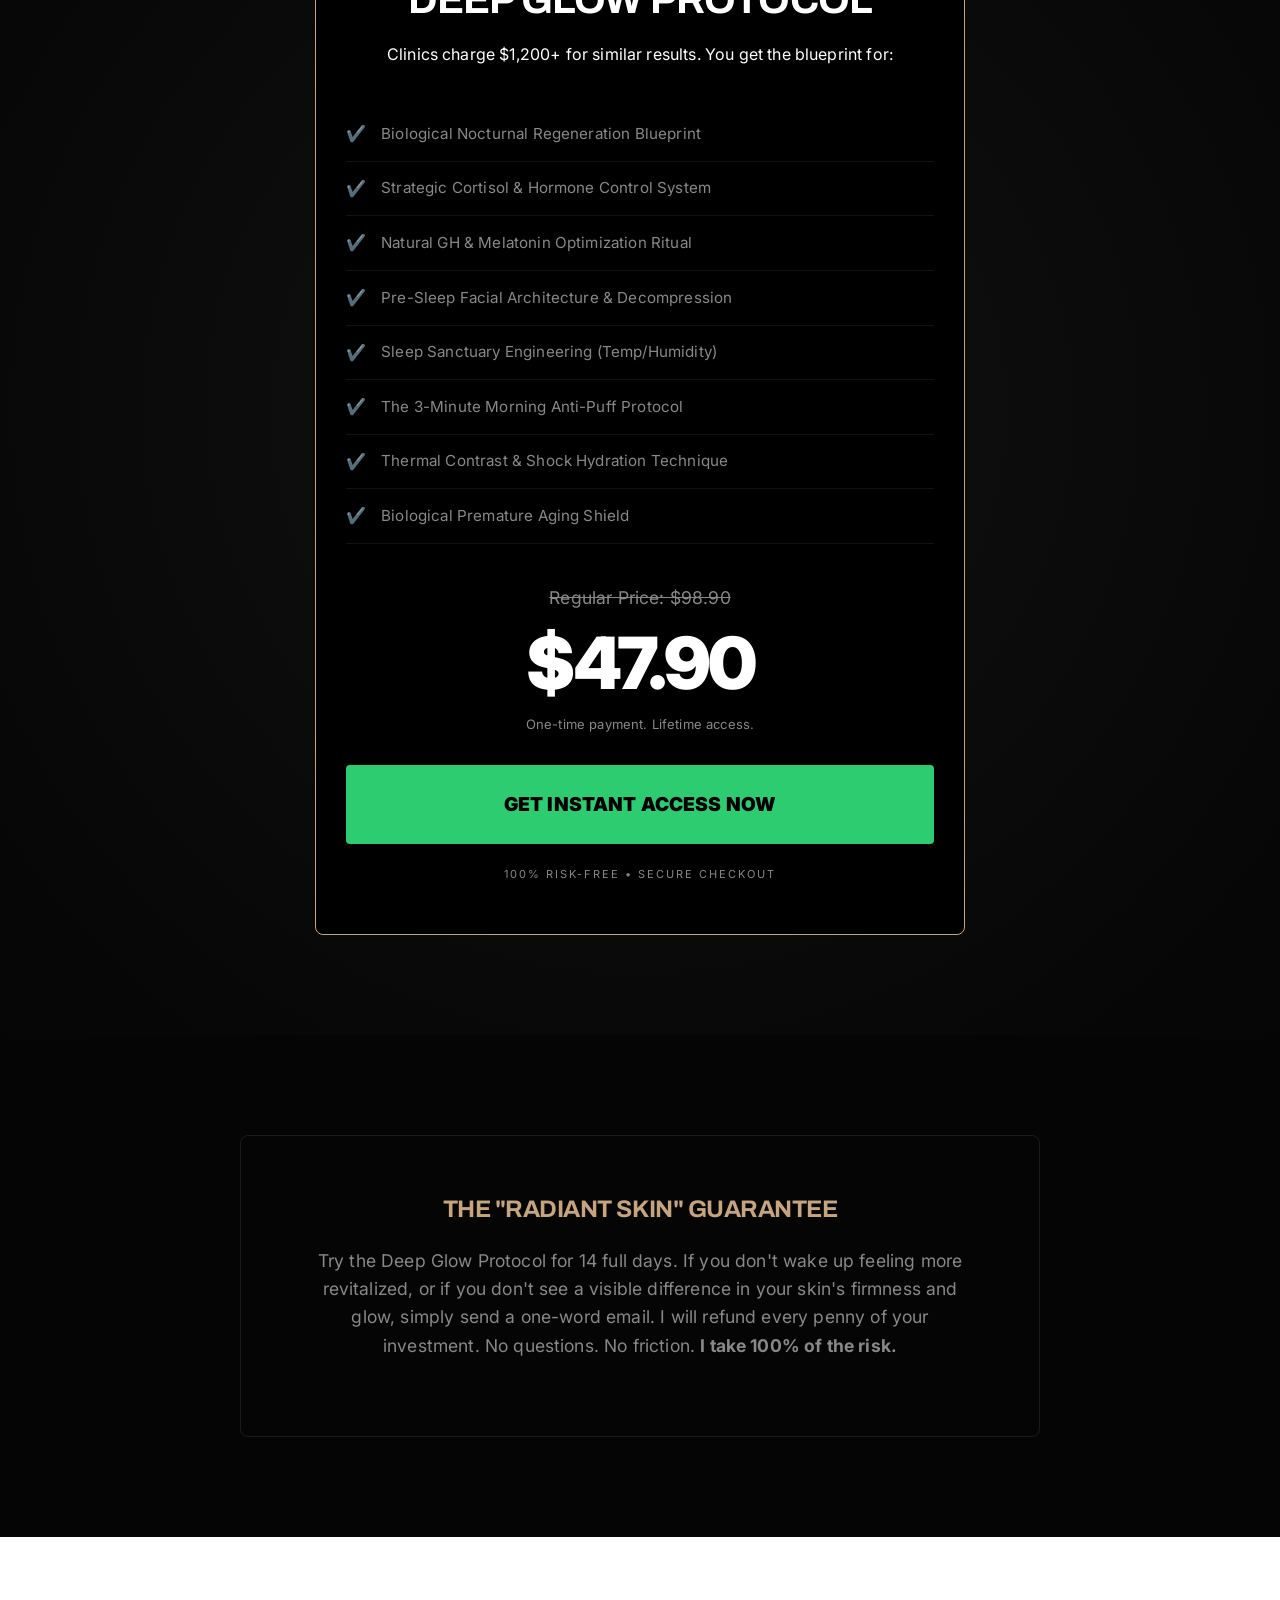
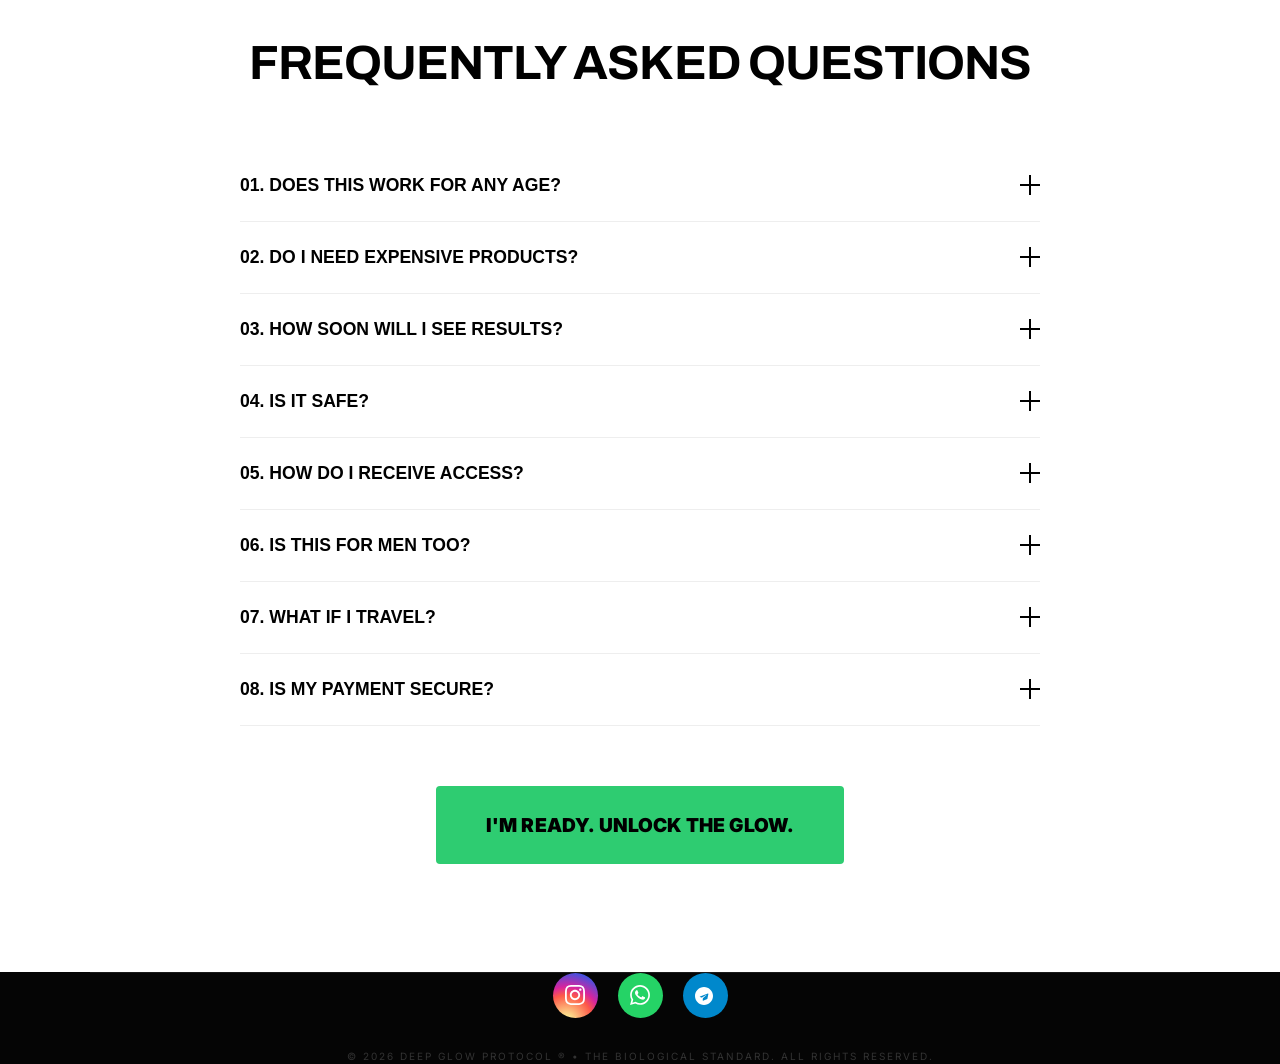
<file: last-chance.html>
<!DOCTYPE html>
<html lang="en">
<head>
    <meta charset="UTF-8">
    <meta name="viewport" content="width=device-width, initial-scale=1.0, maximum-scale=1.0, user-scalable=no">
    <title>Deep Glow | The Biological Standard</title>
    <link href="https://fonts.googleapis.com/css2?family=Archivo:wght@800;900&family=Inter:wght@300;400;600;700&family=Playfair+Display:ital,wght@1,700&display=swap" rel="stylesheet">
    
    <style>
        :root {
            --bg: #050505;
            --surface: #0a0a0a;
            --gold: #c5a47e;
            --gold-light: #e0c9ac;
            --green: #2ecc71;
            --text: #ffffff;
            --text-dim: #888888;
            --border: #1a1a1a;
            --transition: all 0.3s cubic-bezier(0.19, 1, 0.22, 1);
        }

        /* Reset & Base */
        * { margin: 0; padding: 0; box-sizing: border-box; -webkit-font-smoothing: antialiased; }
        html { scroll-behavior: smooth; overflow-x: hidden; }
        body { 
            font-family: 'Inter', sans-serif; 
            background: var(--bg); 
            color: var(--text); 
            overflow-x: hidden; 
            line-height: 1.6; 
            letter-spacing: 0.01em;
        }

        .container { max-width: 1100px; margin: 0 auto; padding: 0 24px; position: relative; }
        h1, h2, h3 { font-family: 'Archivo', sans-serif; text-transform: uppercase; letter-spacing: -0.02em; line-height: 1.1; }
        .italic-serif { font-family: 'Playfair Display', serif; font-style: italic; text-transform: none; letter-spacing: 0; }
        p { margin-bottom: 1rem; }

        /* Language Selector Update (Click Behavior) */
        .lang-selector { position: absolute; top: 20px; right: 20px; z-index: 1000; }
        .lang-btn {
            background: rgba(255,255,255,0.05);
            border: 1px solid var(--border);
            color: var(--text);
            padding: 8px 16px;
            font-size: 12px;
            font-weight: 600;
            cursor: pointer;
            border-radius: 4px;
            display: flex;
            align-items: center;
            gap: 8px;
            transition: var(--transition);
        }
        .lang-btn:hover { border-color: var(--gold); background: rgba(197, 164, 126, 0.1); }
        .lang-dropdown {
            position: absolute;
            top: 100%;
            right: 0;
            background: var(--surface);
            border: 1px solid var(--border);
            border-radius: 4px;
            margin-top: 8px;
            display: none;
            flex-direction: column;
            min-width: 140px;
            box-shadow: 0 10px 30px rgba(0,0,0,0.5);
        }
        .lang-dropdown.show { display: flex; }
        .lang-dropdown a { padding: 12px 16px; color: var(--text-dim); text-decoration: none; font-size: 13px; transition: var(--transition); }
        .lang-dropdown a:hover { background: #111; color: var(--gold); }

        /* Animations */
        @keyframes pulse { 0% { transform: scale(1); box-shadow: 0 0 0 0 rgba(46, 204, 113, 0.4); } 70% { transform: scale(1.02); box-shadow: 0 0 0 15px rgba(46, 204, 113, 0); } 100% { transform: scale(1); } }
        @keyframes shine { from { left: -100%; } to { left: 100%; } }
        
        /* Hero */
        .hero { padding: 140px 0 80px; text-align: center; border-bottom: 1px solid var(--border); }
        .hero span { color: var(--gold); letter-spacing: 5px; font-weight: 700; font-size: 13px; margin-bottom: 25px; display: block; }
        .hero h1 { font-size: clamp(2.5rem, 8vw, 5.5rem); margin-bottom: 35px; }
        .hero p { max-width: 850px; margin: 0 auto 50px; font-size: 1.25rem; color: var(--text-dim); font-weight: 300; }

        /* CTA Button */
        .btn-cta {
            position: relative;
            display: inline-block;
            background: var(--green);
            color: #000;
            padding: 24px 50px;
            font-size: 1.2rem;
            font-weight: 900;
            text-transform: uppercase;
            text-decoration: none;
            border-radius: 4px;
            overflow: hidden;
            transition: var(--transition);
            animation: pulse 2s infinite;
            text-align: center;
            width: auto;
        }
        .btn-cta:hover { transform: scale(1.05); background: #27ae60; box-shadow: 0 10px 40px rgba(46, 204, 113, 0.3); }
        .btn-cta::after { content: ''; position: absolute; top: 0; left: -100%; width: 50%; height: 100%; background: linear-gradient(90deg, transparent, rgba(255,255,255,0.4), transparent); animation: shine 3s infinite; }
        .microcopy { display: block; margin-top: 15px; font-size: 11px; color: var(--text-dim); text-transform: uppercase; letter-spacing: 2px; }

        /* Downsell Button Styling */
        .btn-downsell {
            display: inline-block;
            margin-top: 20px;
            font-size: 13px;
            color: var(--text);
            opacity: 0.7;
            text-decoration: none;
            transition: var(--transition);
        }
        .btn-downsell:hover { text-decoration: underline; opacity: 1; }

        /* Sections & Grids */
        .section-padding { padding: 100px 0; }
        .grid-2 { display: grid; grid-template-columns: 1fr 1fr; gap: 40px; align-items: center; }
        .label { color: var(--gold); font-size: 12px; font-weight: 700; letter-spacing: 3px; text-transform: uppercase; margin-bottom: 20px; display: block; }
        
        .card { background: var(--surface); border: 1px solid var(--border); padding: 40px; border-radius: 4px; transition: var(--transition); height: 100%; }
        .card:hover { border-color: var(--gold); transform: translateY(-5px); }
        .card h3 { font-size: 1.6rem; margin-bottom: 20px; color: var(--gold); }

        /* Offer Block */
        .offer-wrapper { background: radial-gradient(circle at center, #111 0%, #050505 100%); padding: 100px 0; border-top: 1px solid var(--border); }
        .offer-card { max-width: 650px; margin: 0 auto; background: #000; border: 1px solid var(--gold); border-radius: 8px; overflow: hidden; }
        .offer-badge { background: var(--gold); color: #000; padding: 15px; font-weight: 900; font-size: 12px; text-align: center; text-transform: uppercase; }
        .offer-content { padding: 50px 30px; text-align: center; }

        .bullets { list-style: none; text-align: left; margin: 40px 0; }
        .bullets li { padding: 14px 0; border-bottom: 1px solid #111; font-size: 0.95rem; color: var(--text-dim); display: flex; align-items: center; gap: 15px; }
        .bullets li::before { content: '✔️'; color: var(--gold); font-size: 1rem; }

        .price-old { text-decoration: line-through; color: var(--text-dim); font-size: 1.1rem; }
        .price-main { font-size: 4.5rem; font-weight: 900; color: var(--text); line-height: 1; margin: 15px 0; letter-spacing: -2px; }

        /* Accordion FAQ */
        .faq { padding: 100px 0; background: #fff; color: #000; }
        .faq h2 { color: #000; text-align: center; margin-bottom: 60px; font-size: 3rem; }
        .faq-container { max-width: 800px; margin: 0 auto; }
        .faq-item { border-bottom: 1px solid #eee; }
        .faq-question {
            width: 100%; padding: 25px 0; background: none; border: none; display: flex; justify-content: space-between; align-items: center; cursor: pointer; text-align: left; font-size: 1.1rem; font-weight: 700; text-transform: uppercase; transition: var(--transition);
        }
        .faq-question:hover { color: var(--gold); }
        .faq-icon { position: relative; width: 20px; height: 20px; }
        .faq-icon::before, .faq-icon::after { content: ''; position: absolute; background: currentColor; top: 50%; left: 50%; transform: translate(-50%, -50%); transition: var(--transition); }
        .faq-icon::before { width: 100%; height: 2px; }
        .faq-icon::after { width: 2px; height: 100%; }
        .active .faq-icon::after { transform: translate(-50%, -50%) rotate(90deg); opacity: 0; }
        .faq-answer { max-height: 0; overflow: hidden; transition: max-height 0.4s cubic-bezier(0, 1, 0, 1); color: #555; font-size: 0.95rem; }
        .faq-answer p { padding-bottom: 25px; margin: 0; }
        .active + .faq-answer { max-height: 1000px; transition: max-height 0.4s ease-in-out; }

        /* Footer Social Icons (Updated from Floating) */
        .footer-social { display: flex; justify-content: center; gap: 20px; margin-bottom: 30px; }
        .social-btn { width: 45px; height: 45px; border-radius: 50%; display: flex; align-items: center; justify-content: center; color: white; text-decoration: none; transition: var(--transition); }
        .social-btn:hover { transform: translateY(-3px); filter: brightness(1.1); }
        .instagram { background: radial-gradient(circle at 30% 107%, #fdf497 0%, #fdf497 5%, #fd5949 45%,#d6249f 60%,#285AEB 90%); }
        .whatsapp { background: #25D366; }
        .telegram { background: #0088cc; }
        .social-btn svg { width: 20px; height: 20px; fill: currentColor; }
        .telegram svg { width: 18px; height: 18px; transform: translate(-1px, 1px); }

        /* Footer */
        footer { padding: 80px 0 60px; text-align: center; border-top: 1px solid var(--border); font-size: 10px; color: #333; letter-spacing: 2px; }

        /* ==========================================================================
           REFINED MOBILE OPTIMIZATION
           ========================================================================== */
        @media (max-width: 768px) {
            .section-padding { padding: 45px 0; }
            .container { padding: 0 20px; }

            .hero { padding: 80px 0 40px; }
            .hero span { font-size: 11px; margin-bottom: 15px; letter-spacing: 3px; }
            .hero h1 { font-size: 2.1rem; line-height: 1.15; margin-bottom: 20px; }
            .hero p { font-size: 1rem; line-height: 1.5; margin-bottom: 30px; padding: 0 5px; }
            
            .btn-cta { width: 100%; padding: 18px 20px; font-size: 0.95rem; }
            .microcopy { font-size: 10px; margin-top: 10px; }

            .grid-2 { grid-template-columns: 1fr; gap: 20px; }
            .card { padding: 25px 20px; }
            .card h3 { font-size: 1.3rem; margin-bottom: 12px; }
            .card p { font-size: 0.9rem; margin-bottom: 0; }
            .label { font-size: 10px; margin-bottom: 12px; }
            h2 { font-size: 1.6rem !important; }

            .offer-wrapper { padding: 50px 0; }
            .offer-card { border-radius: 6px; }
            .offer-content { padding: 35px 20px; }
            
            .bullets { margin: 25px 0; }
            .bullets li { padding: 10px 0; font-size: 0.85rem; gap: 10px; }
            .price-main { font-size: 3.2rem; margin: 10px 0; }
            .price-old { font-size: 0.95rem; }

            .faq { padding: 60px 0; }
            .faq h2 { font-size: 1.8rem; margin-bottom: 35px; }
            .faq-question { padding: 18px 0; font-size: 0.85rem; }
            .faq-answer p { font-size: 0.85rem; padding-bottom: 18px; }

            .footer-social { gap: 15px; }
            .social-btn { width: 40px; height: 40px; }
        }

        @media (min-width: 769px) and (max-width: 1024px) {
            .hero h1 { font-size: 3.5rem; }
            .grid-2 { gap: 30px; }
            .section-padding { padding: 80px 0; }
        }
    </style>
</head>
<body>

    <header class="hero container">
        <span>BIOLOGICAL UPGRADE • LIMITED RELEASE</span>
        <h1>Wake Up With 10-Year <span class="italic-serif">Younger</span> Looking Skin Using This 5-Minute Nightly Ritual</h1>
        <p>Master the biological protocol of nocturnal regeneration. A scientific "skin-hack" designed for high-performers who demand peak cellular repair without expensive clinics or invasive procedures.</p>
        
        <div style="margin-top: 40px;">
            <a href="#offer" class="btn-cta">Unlock The Glow Today</a>
            <span class="microcopy">Secure Checkout • Instant Digital Access</span>
        </div>
    </header>

    <section class="section-padding container">
        <div class="grid-2">
            <div>
                <span class="label">The Hidden Sabotage</span>
                <h2>Your $500 Serums are <span style="color:var(--gold)">Useless</span> Without This.</h2>
                <p style="color: var(--text-dim); margin-top: 25px;">The skincare industry wants you to believe the solution is in a bottle. But if your <strong>Nocturnal Cortisol</strong> is high, your body is physically incapable of producing collagen. You aren't just sleeping; you're aging under the sheets.</p>
            </div>
            <div class="card">
                <h3>The Invisible Enemy</h3>
                <p>Blue light pollution and physiological stress "freeze" your cellular repair. We don't teach you to sleep longer—we teach you to manipulate the <strong>density of your regeneration</strong>.</p>
            </div>
        </div>
    </section>

    <section class="section-padding" style="background: var(--surface);">
        <div class="container" style="text-align:center">
            <span class="label">The Unique Mechanism</span>
            <h2 style="margin-bottom: 40px;">The "Biological Reset" Protocol</h2>
            <div class="grid-2" style="text-align:left">
                <p>The Deep Glow Protocol isn't skincare. It's <strong>Biological Architecture</strong>. By aligning your circadian rhythm with specific thermal and hormonal triggers, you force your body to release peak GH (Growth Hormone) precisely when your skin cells begin their mitosis phase.</p>
                <p>This is the "Golden Window" of repair. Master this, and you bypass years of premature aging in just 21 nights of application.</p>
            </div>
            <div style="margin-top: 60px;">
                <a href="#offer" class="btn-cta">Start My Transformation Now</a>
            </div>
        </div>
    </section>

    <section class="section-padding container">
        <h2 style="text-align:center; margin-bottom: 60px;">What's Inside The Protocol</h2>
        <div class="grid-2">
            <div class="card">
                <span class="label">Step 01</span>
                <h3>Hormonal Reset</h3>
                <p>✔️ <strong>Stop Collagen Decay:</strong> Neutralize cortisol spikes that destroy skin elasticity.</p>
                <p>✔️ <strong>Social Impact:</strong> Wake up without the "puffy" exhausted look.</p>
            </div>
            <div class="card">
                <span class="label">Step 02</span>
                <h3>Sleep Architecture</h3>
                <p>✔️ <strong>Erase Sleep Wrinkles:</strong> Re-engineer your environment to prevent facial compression marks.</p>
                <p>✔️ <strong>Emotional Impact:</strong> Body healing itself on autopilot.</p>
            </div>
            <div class="card">
                <span class="label">Step 03</span>
                <h3>The Radiant Awakening</h3>
                <p>✔️ <strong>Instant Glow:</strong> Use 3-minute lymphatic activation to drain toxins.</p>
                <p>✔️ <strong>Visible Transformation:</strong> Achieve that "lit-from-within" look.</p>
            </div>
            <div class="card">
                <span class="label">Step 04</span>
                <h3>Biological Shield</h3>
                <p>✔️ <strong>Stop Premature Aging:</strong> Build a cellular defense against environmental oxidative stress.</p>
            </div>
        </div>
    </section>

    <section id="offer" class="offer-wrapper">
        <div class="container">
            <div class="offer-card">
                <div class="offer-content">
                    
                    <span class="label">The Full System</span>
                    <h2 style="font-size: 2.5rem; margin-bottom: 20px;">Deep Glow Protocol</h2>
                    <span class="price-anchor" style="display:block; margin-bottom:20px;">Clinics charge $1,200+ for similar results. You get the blueprint for:</span>

                    <ul class="bullets">
                        <li>Biological Nocturnal Regeneration Blueprint</li>
                        <li>Strategic Cortisol & Hormone Control System</li>
                        <li>Natural GH & Melatonin Optimization Ritual</li>
                        <li>Pre-Sleep Facial Architecture & Decompression</li>
                        <li>Sleep Sanctuary Engineering (Temp/Humidity)</li>
                        <li>The 3-Minute Morning Anti-Puff Protocol</li>
                        <li>Thermal Contrast & Shock Hydration Technique</li>
                        <li>Biological Premature Aging Shield</li>
                    </ul>

                    <div style="margin-bottom: 30px;">
                        <span class="price-old">Regular Price: $98.90</span>
                        <div class="price-main">$47.90</div>
                        <p style="color:var(--text-dim); font-size: 13px;">One-time payment. Lifetime access.</p>
                    </div>

                    <a href="#" class="btn-cta" style="width: 100%;">Get Instant Access Now</a>
                    
                    <span class="microcopy">100% Risk-Free • Secure Checkout</span>
                </div>
            </div>
        </div>
    </section>

    <section class="section-padding container" style="text-align:center">
        <div style="max-width: 800px; margin: 0 auto; border: 1px solid var(--border); padding: 60px; border-radius: 8px;">
            <h2 style="color: var(--gold); margin-bottom: 25px;">The "Radiant Skin" Guarantee</h2>
            <p style="font-size: 1.1rem; color: var(--text-dim);">Try the Deep Glow Protocol for 14 full days. If you don't wake up feeling more revitalized, or if you don't see a visible difference in your skin's firmness and glow, simply send a one-word email. I will refund every penny of your investment. No questions. No friction. <strong>I take 100% of the risk.</strong></p>
        </div>
    </section>

    <section class="faq">
        <div class="container">
            <h2>Frequently Asked Questions</h2>
            <div class="faq-container">
                <div class="faq-item">
                    <button class="faq-question">
                        <span><span class="faq-num">01.</span> Does this work for any age?</span>
                        <span class="faq-icon"></span>
                    </button>
                    <div class="faq-answer">
                        <p>Yes. Cellular regeneration is a biological constant. Whether you are 25 or 65, the protocol optimizes your existing repair mechanisms for peak efficiency regardless of your starting point.</p>
                    </div>
                </div>
                <div class="faq-item">
                    <button class="faq-question">
                        <span><span class="faq-num">02.</span> Do I need expensive products?</span>
                        <span class="faq-icon"></span>
                    </button>
                    <div class="faq-answer">
                        <p>No. This is about biological timing and environment. We suggest accessible actives, but the methodology is what drives the results, not the price tag of your creams.</p>
                    </div>
                </div>
                <div class="faq-item">
                    <button class="faq-question">
                        <span><span class="faq-num">03.</span> How soon will I see results?</span>
                        <span class="faq-icon"></span>
                    </button>
                    <div class="faq-answer">
                        <p>You will feel the reduction in inflammation within 48 hours. Visible skin density changes and "the glow" typically occur within 14-21 days of consistent application.</p>
                    </div>
                </div>
                <div class="faq-item">
                    <button class="faq-question">
                        <span><span class="faq-num">04.</span> Is it safe?</span>
                        <span class="faq-icon"></span>
                    </button>
                    <div class="faq-answer">
                        <p>100%. This is based on chronobiology and human physiology. There are no invasive needles, aggressive chemicals, or risky side effects involved.</p>
                    </div>
                </div>
                <div class="faq-item">
                    <button class="faq-question">
                        <span><span class="faq-num">05.</span> How do I receive access?</span>
                        <span class="faq-icon"></span>
                    </button>
                    <div class="faq-answer">
                        <p>Immediately. After checkout, you will receive an email with your unique login credentials to our private member portal where all materials are hosted.</p>
                    </div>
                </div>
                <div class="faq-item">
                    <button class="faq-question">
                        <span><span class="faq-num">06.</span> Is this for men too?</span>
                        <span class="faq-icon"></span>
                    </button>
                    <div class="faq-answer">
                        <p>Absolutely. Cortisol management and nocturnal repair are essential for male skin health and overall cognitive performance. The science is the same.</p>
                    </div>
                </div>
                <div class="faq-item">
                    <button class="faq-question">
                        <span><span class="faq-num">07.</span> What if I travel?</span>
                        <span class="faq-icon"></span>
                    </button>
                    <div class="faq-answer">
                        <p>The protocol is portable. We teach you how to engineer any environment—from hotels to airplanes—to ensure you don't lose progress while on the move.</p>
                    </div>
                </div>
                <div class="faq-item">
                    <button class="faq-question">
                        <span><span class="faq-num">08.</span> Is my payment secure?</span>
                        <span class="faq-icon"></span>
                    </button>
                    <div class="faq-answer">
                        <p>Yes. We use industry-standard 256-bit SSL encryption. Your payment is processed through secure gateways like Stripe or PayPal, and your data is never stored on our servers.</p>
                    </div>
                </div>
            </div>
            <div style="text-align:center; margin-top: 60px;">
                <a href="#offer" class="btn-cta">I'm Ready. Unlock The Glow.</a>
            </div>
        </div>
    </section>

    <footer class="container">
        <div class="footer-social">
            <a href="https://instagram.com/theglowprotocoll" target="_blank" class="social-btn instagram" aria-label="Instagram">
                <svg viewBox="0 0 24 24"><path d="M12 2.163c3.204 0 3.584.012 4.85.07 3.252.148 4.771 1.691 4.919 4.919.058 1.266.069 1.645.069 4.849 0 3.205-.012 3.584-.069 4.849-.149 3.225-1.664 4.771-4.919 4.919-1.266.058-1.644.07-4.85.07-3.204 0-3.584-.012-4.849-.07-3.26-.149-4.771-1.699-4.919-4.92-.058-1.265-.07-1.644-.07-4.848 0-3.204.012-3.584.07-4.849.149-3.225 1.664-4.771 4.919-4.919 1.266-.057 1.645-.069 4.849-.069zm0-2.163c-3.259 0-3.667.014-4.947.072-4.358.2-6.78 2.618-6.98 6.98-.059 1.281-.073 1.689-.073 4.948 0 3.259.014 3.668.072 4.948.2 4.358 2.618 6.78 6.98 6.98 1.281.058 1.689.072 4.948.072 3.259 0 3.668-.014 4.948-.072 4.354-.2 6.782-2.618 6.979-6.98.059-1.28.073-1.689.073-4.948 0-3.259-.014-3.667-.072-4.947-.196-4.354-2.617-6.78-6.979-6.98-1.281-.059-1.69-.073-4.949-.073zm0 5.838c-3.403 0-6.162 2.759-6.162 6.162s2.759 6.163 6.162 6.163 6.162-2.759 6.162-6.163c0-3.403-2.759-6.162-6.162-6.162zm0 10.162c-2.209 0-4-1.79-4-4 0-2.209 1.791-4 4-4s4 1.791 4 4c0 2.21-1.791 4-4 4zm6.406-11.845c-.796 0-1.441.645-1.441 1.44s.645 1.44 1.441 1.44c.795 0 1.439-.645 1.439-1.44s-.644-1.44-1.439-1.44z"/></svg>
            </a>
            <a href="#" class="social-btn whatsapp" aria-label="WhatsApp">
                <svg viewBox="0 0 24 24"><path d="M.057 24l1.687-6.163c-1.041-1.804-1.588-3.849-1.587-5.946.003-6.556 5.338-11.891 11.893-11.891 3.181.001 6.167 1.24 8.413 3.488 2.245 2.248 3.481 5.236 3.48 8.414-.003 6.557-5.338 11.892-11.893 11.892-1.99-.001-3.951-.5-5.688-1.448l-6.305 1.654zm6.597-3.807c1.676.995 3.276 1.591 5.392 1.592 5.448 0 9.886-4.438 9.889-9.885.002-5.462-4.415-9.89-9.881-9.892-5.452 0-9.887 4.434-9.889 9.884 0 2.225.659 3.891 1.746 5.634l-.999 3.648 3.742-.981zm11.387-5.464c-.074-.124-.272-.198-.57-.347-.297-.149-1.758-.868-2.031-.967-.272-.099-.47-.149-.669.149-.198.297-.768.967-.941 1.165-.173.198-.347.223-.644.074-.297-.149-1.255-.462-2.39-1.475-.883-.788-1.48-1.761-1.653-2.059-.173-.297-.018-.458.13-.606.134-.133.297-.347.446-.521.151-.172.2-.296.3-.495.099-.198.05-.372-.025-.521-.075-.148-.669-1.611-.916-2.206-.242-.579-.487-.501-.669-.51l-.57-.01c-.198 0-.52.074-.792.372s-1.04 1.016-1.04 2.479 1.065 2.876 1.213 3.074c.149.198 2.095 3.2 5.076 4.487.709.306 1.263.489 1.694.626.712.226 1.36.194 1.872.118.571-.085 1.758-.719 2.006-1.413.248-.695.248-1.29.173-1.414z"/></svg>
            </a>
            <a href="#" class="social-btn telegram" aria-label="Telegram">
                <svg viewBox="0 0 24 24"><path d="M12 0c-6.627 0-12 5.373-12 12s5.373 12 12 12 12-5.373 12-12-5.373-12-12-12zm4.462 15.998c-.231.231-5.025 2.084-5.256 2.176-.176.07-.333.106-.472.106-.307 0-.457-.174-.457-.457 0-.301.127-1.403.226-2.52.01-.113.02-.224.03-.332l4.756-4.422c.153-.141.056-.212-.054-.141l-5.881 3.732c-.113.07-.221.085-.316.085-.198 0-.344-.123-.483-.223l-1.923-.62c-.439-.141-.446-.446.092-.647l10.39-3.992c.437-.169.831.127.674.891l-1.34 6.411z"/></svg>
            </a>
        </div>
        © 2026 DEEP GLOW PROTOCOL ® • THE BIOLOGICAL STANDARD. ALL RIGHTS RESERVED.
    </footer>

    <script>
        function startTimer(duration) {
            let timer = duration;
            // Removed redundant display constants to avoid script errors if elements are missing
            setInterval(function () {
                let hours = Math.floor(timer / 3600);
                let minutes = Math.floor((timer % 3600) / 60);
                let seconds = Math.floor(timer % 60);

                if (--timer < 0) { timer = duration; }
            }, 1000);
        }

        const faqQuestions = document.querySelectorAll('.faq-question');
        faqQuestions.forEach(question => {
            question.addEventListener('click', () => {
                const isOpen = question.classList.contains('active');
                faqQuestions.forEach(q => q.classList.remove('active'));
                if (!isOpen) { question.classList.add('active'); }
            });
        });

        window.onload = function () { startTimer(7200); };
    </script>
</body>
</html>
</file>
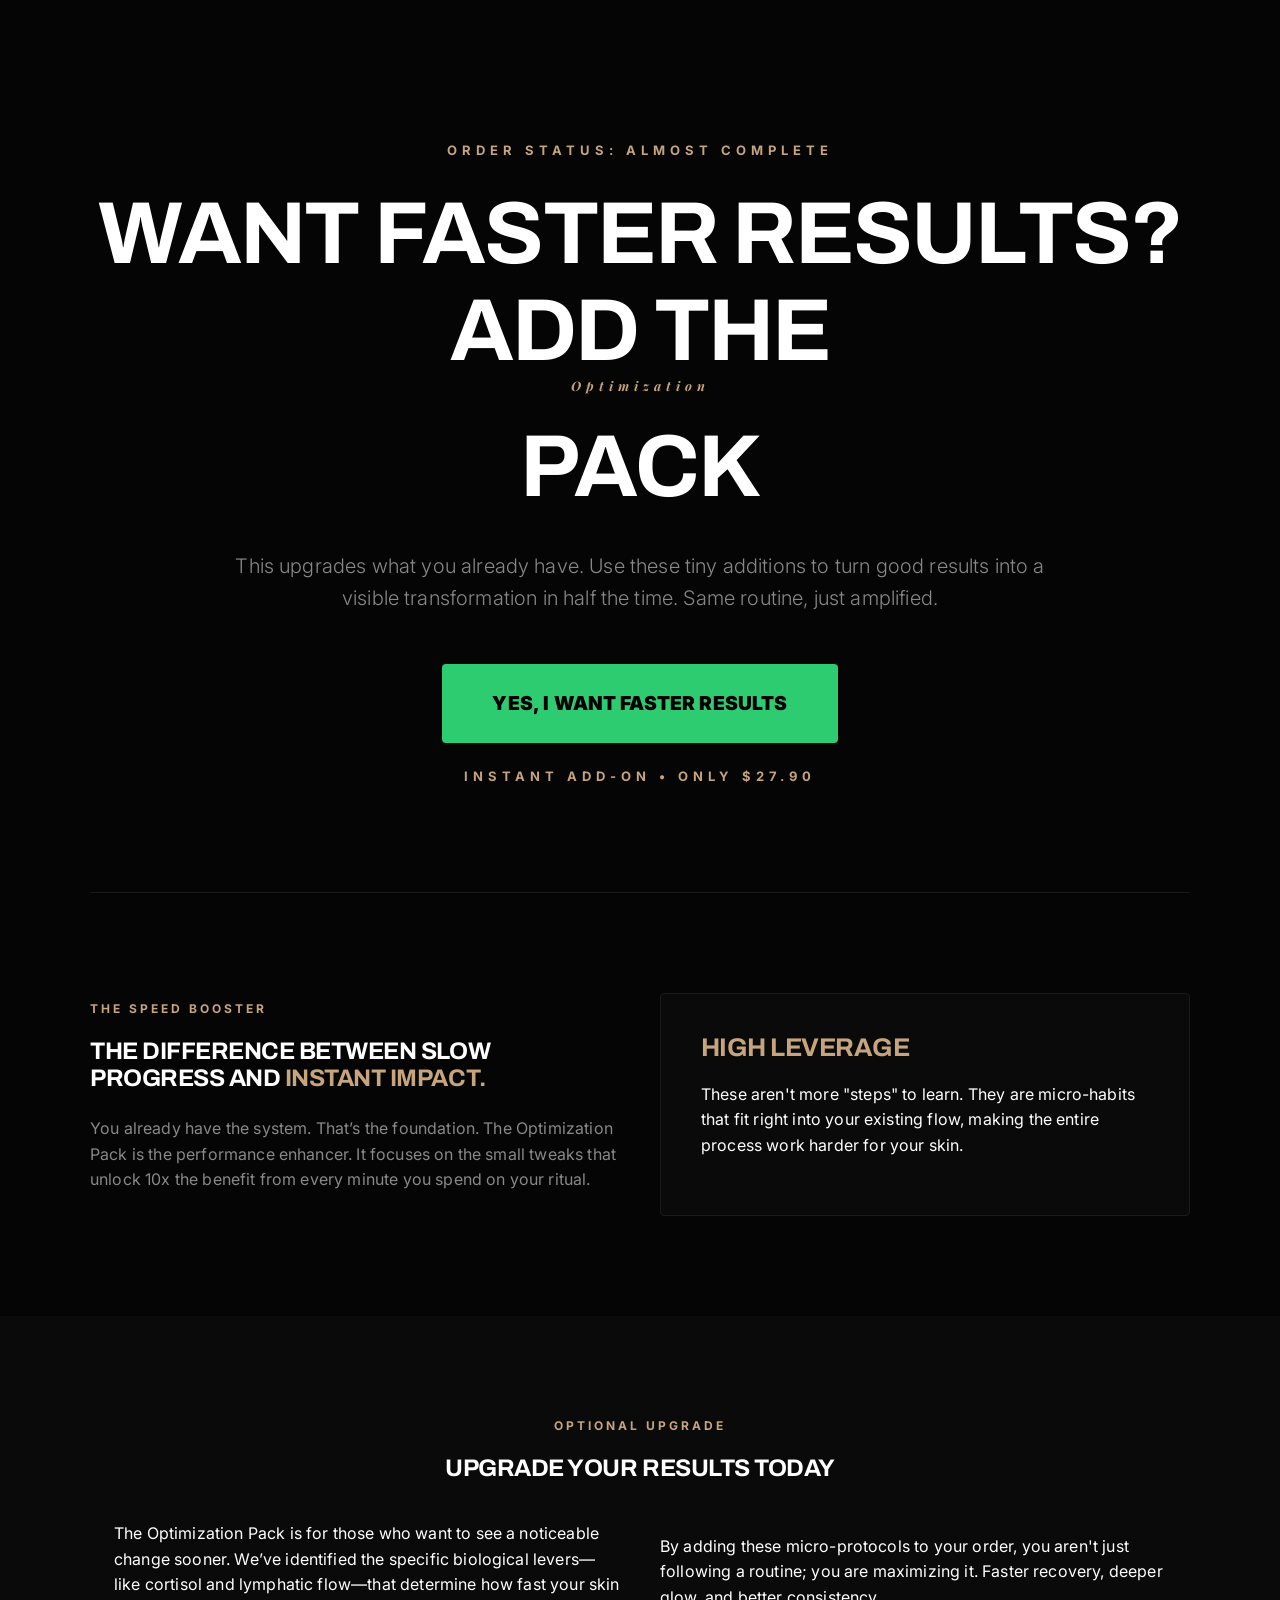
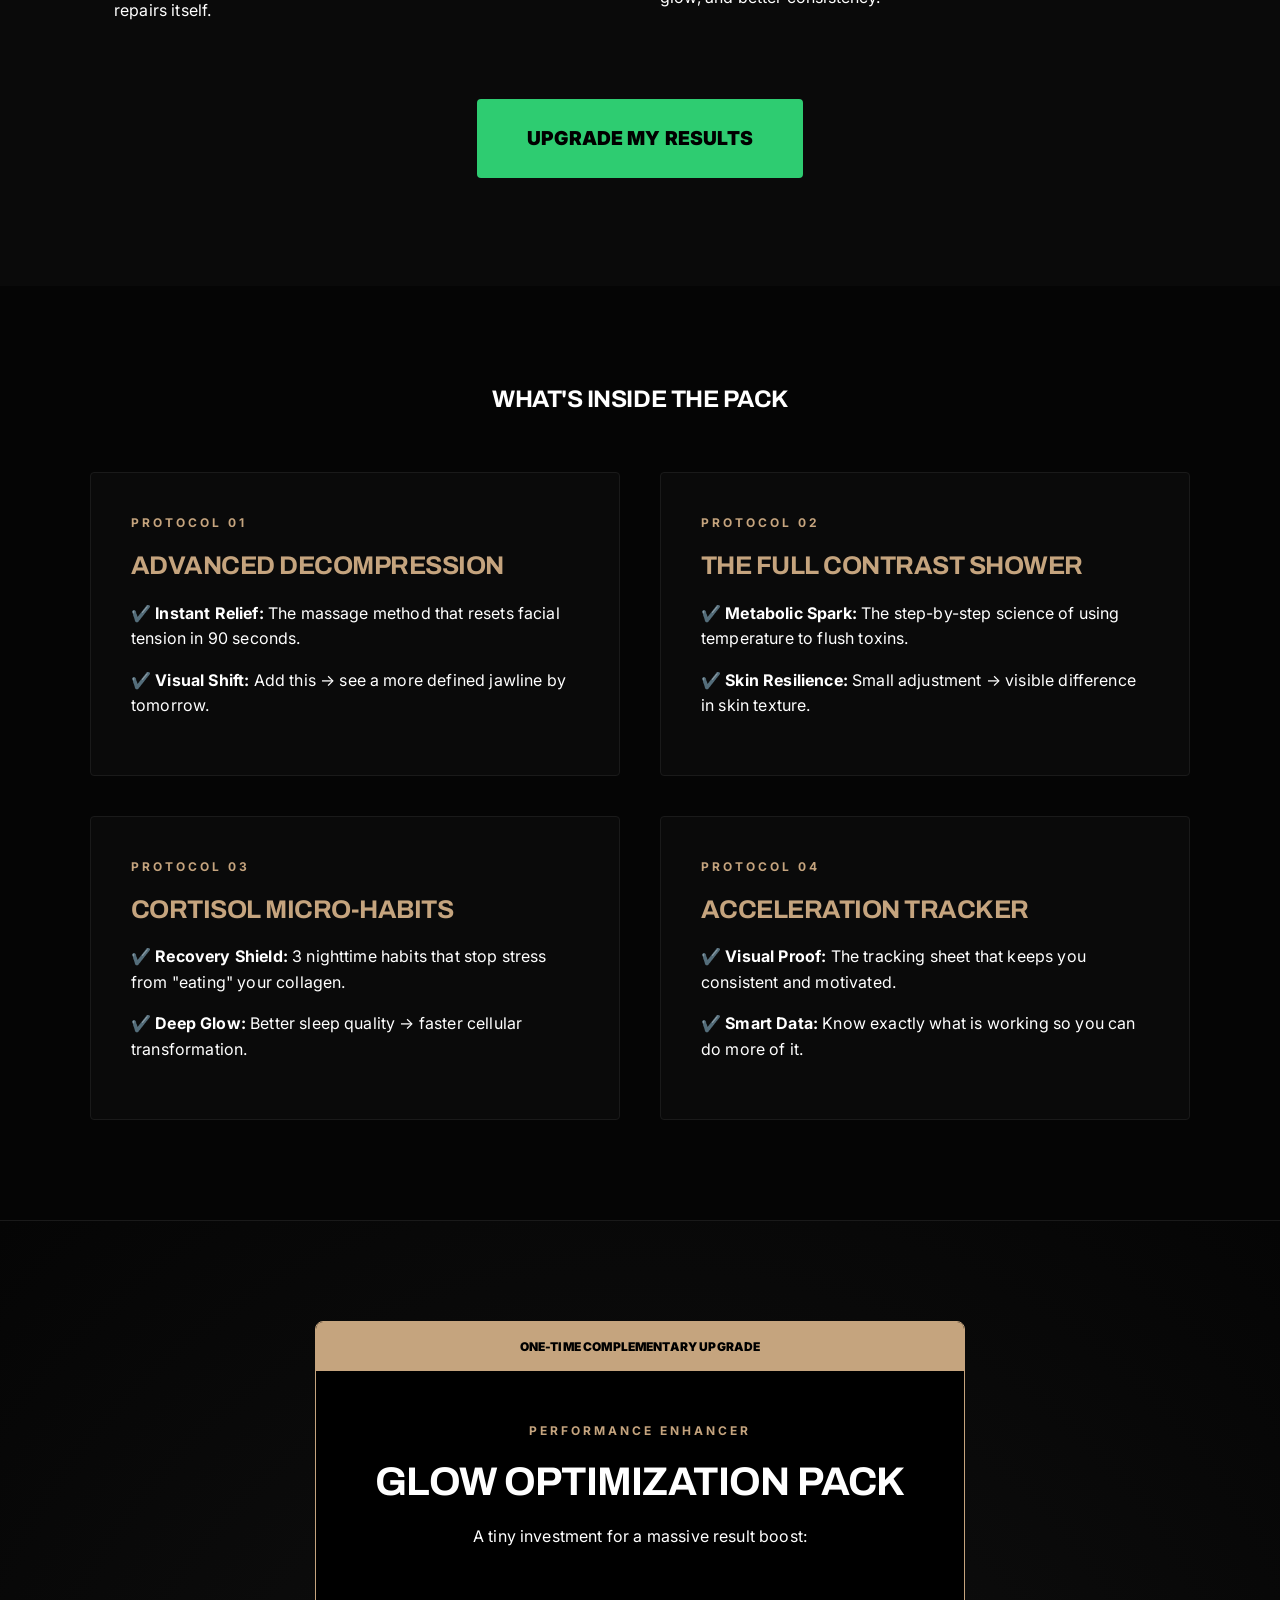
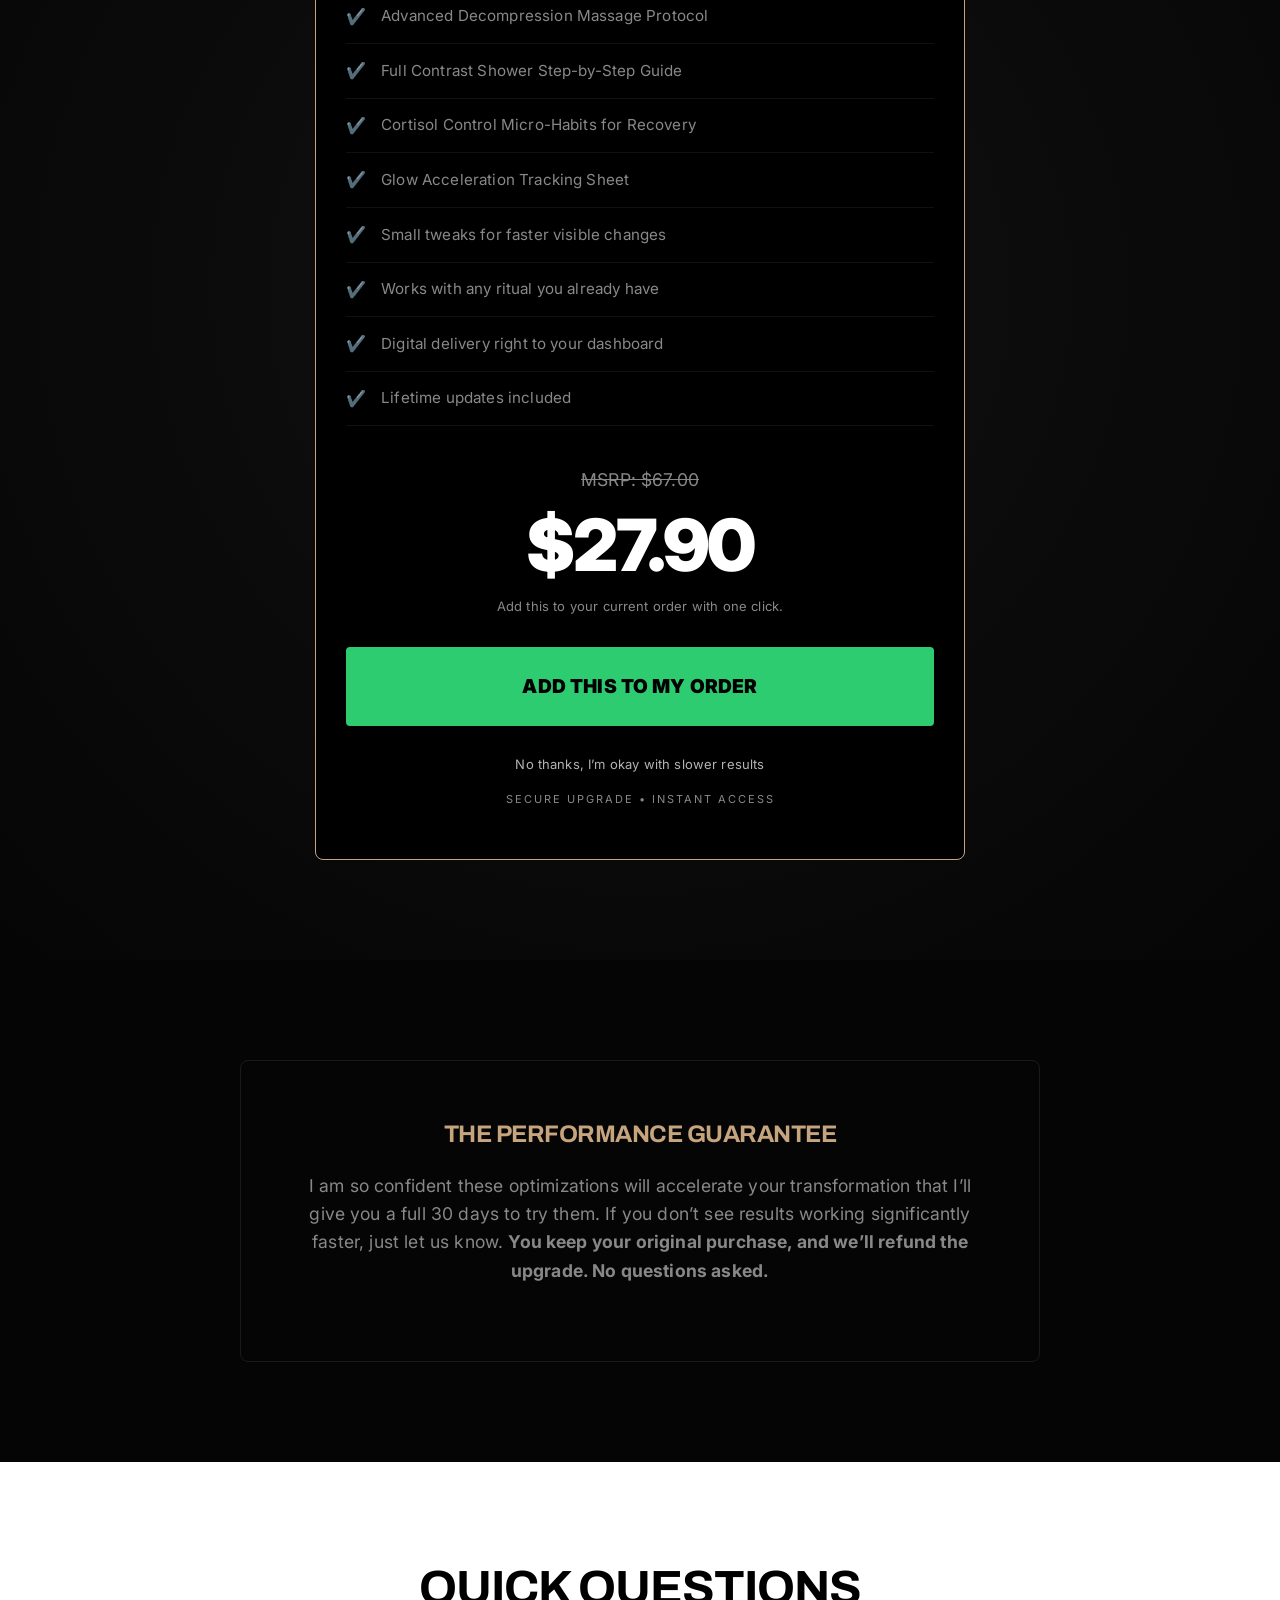
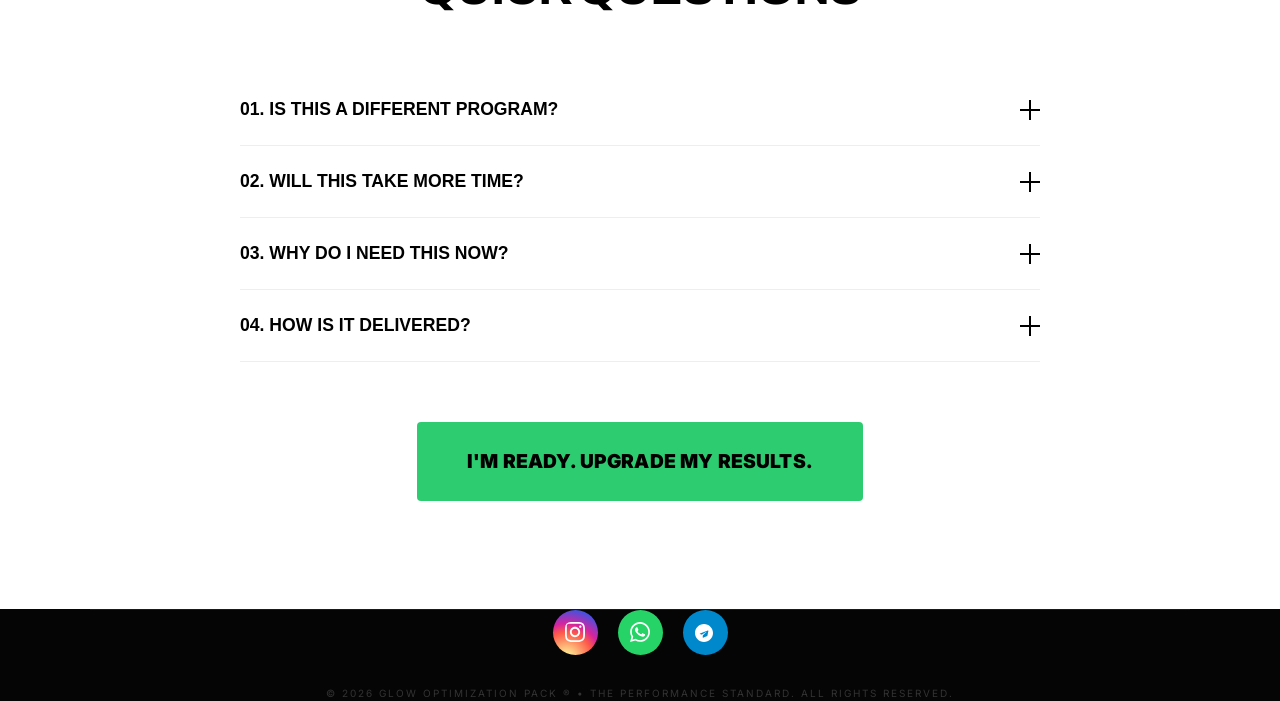
<file: optimization.html>
<!DOCTYPE html>
<html lang="en">
<head>
    <meta charset="UTF-8">
    <meta name="viewport" content="width=device-width, initial-scale=1.0, maximum-scale=1.0, user-scalable=no">
    <title>Glow Optimization Pack | Performance Upgrade</title>
    <link href="https://fonts.googleapis.com/css2?family=Archivo:wght@800;900&family=Inter:wght@300;400;600;700&family=Playfair+Display:ital,wght@1,700&display=swap" rel="stylesheet">
    
    <style>
        :root {
            --bg: #050505;
            --surface: #0a0a0a;
            --gold: #c5a47e;
            --gold-light: #e0c9ac;
            --green: #2ecc71;
            --text: #ffffff;
            --text-dim: #888888;
            --border: #1a1a1a;
            --transition: all 0.3s cubic-bezier(0.19, 1, 0.22, 1);
        }

        /* Reset & Base */
        * { margin: 0; padding: 0; box-sizing: border-box; -webkit-font-smoothing: antialiased; }
        html { scroll-behavior: smooth; overflow-x: hidden; }
        body { 
            font-family: 'Inter', sans-serif; 
            background: var(--bg); 
            color: var(--text); 
            overflow-x: hidden; 
            line-height: 1.6; 
            letter-spacing: 0.01em;
        }

        .container { max-width: 1100px; margin: 0 auto; padding: 0 24px; position: relative; }
        h1, h2, h3 { font-family: 'Archivo', sans-serif; text-transform: uppercase; letter-spacing: -0.02em; line-height: 1.1; }
        .italic-serif { font-family: 'Playfair Display', serif; font-style: italic; text-transform: none; letter-spacing: 0; }
        p { margin-bottom: 1rem; }

        /* Language Selector Update (Click Behavior) */
        .lang-selector { position: absolute; top: 20px; right: 20px; z-index: 1000; }
        .lang-btn {
            background: rgba(255,255,255,0.05);
            border: 1px solid var(--border);
            color: var(--text);
            padding: 8px 16px;
            font-size: 12px;
            font-weight: 600;
            cursor: pointer;
            border-radius: 4px;
            display: flex;
            align-items: center;
            gap: 8px;
            transition: var(--transition);
        }
        .lang-btn:hover { border-color: var(--gold); background: rgba(197, 164, 126, 0.1); }
        .lang-dropdown {
            position: absolute;
            top: 100%;
            right: 0;
            background: var(--surface);
            border: 1px solid var(--border);
            border-radius: 4px;
            margin-top: 8px;
            display: none;
            flex-direction: column;
            min-width: 140px;
            box-shadow: 0 10px 30px rgba(0,0,0,0.5);
        }
        .lang-dropdown.show { display: flex; }
        .lang-dropdown a { padding: 12px 16px; color: var(--text-dim); text-decoration: none; font-size: 13px; transition: var(--transition); }
        .lang-dropdown a:hover { background: #111; color: var(--gold); }

        /* Animations */
        @keyframes pulse { 0% { transform: scale(1); box-shadow: 0 0 0 0 rgba(46, 204, 113, 0.4); } 70% { transform: scale(1.02); box-shadow: 0 0 0 15px rgba(46, 204, 113, 0); } 100% { transform: scale(1); } }
        @keyframes shine { from { left: -100%; } to { left: 100%; } }
        
        /* Hero */
        .hero { padding: 140px 0 80px; text-align: center; border-bottom: 1px solid var(--border); }
        .hero span { color: var(--gold); letter-spacing: 5px; font-weight: 700; font-size: 13px; margin-bottom: 25px; display: block; }
        .hero h1 { font-size: clamp(2.5rem, 8vw, 5.5rem); margin-bottom: 35px; }
        .hero p { max-width: 850px; margin: 0 auto 50px; font-size: 1.25rem; color: var(--text-dim); font-weight: 300; }

        /* CTA Button */
        .btn-cta {
            position: relative;
            display: inline-block;
            background: var(--green);
            color: #000;
            padding: 24px 50px;
            font-size: 1.2rem;
            font-weight: 900;
            text-transform: uppercase;
            text-decoration: none;
            border-radius: 4px;
            overflow: hidden;
            transition: var(--transition);
            animation: pulse 2s infinite;
            text-align: center;
            width: auto;
        }
        .btn-cta:hover { transform: scale(1.05); background: #27ae60; box-shadow: 0 10px 40px rgba(46, 204, 113, 0.3); }
        .btn-cta::after { content: ''; position: absolute; top: 0; left: -100%; width: 50%; height: 100%; background: linear-gradient(90deg, transparent, rgba(255,255,255,0.4), transparent); animation: shine 3s infinite; }
        .microcopy { display: block; margin-top: 15px; font-size: 11px; color: var(--text-dim); text-transform: uppercase; letter-spacing: 2px; }

        /* Downsell Button Styling */
        .btn-downsell {
            display: inline-block;
            margin-top: 20px;
            font-size: 13px;
            color: var(--text);
            opacity: 0.7;
            text-decoration: none;
            transition: var(--transition);
        }
        .btn-downsell:hover { text-decoration: underline; opacity: 1; }

        /* Sections & Grids */
        .section-padding { padding: 100px 0; }
        .grid-2 { display: grid; grid-template-columns: 1fr 1fr; gap: 40px; align-items: center; }
        .label { color: var(--gold); font-size: 12px; font-weight: 700; letter-spacing: 3px; text-transform: uppercase; margin-bottom: 20px; display: block; }
        
        .card { background: var(--surface); border: 1px solid var(--border); padding: 40px; border-radius: 4px; transition: var(--transition); height: 100%; }
        .card:hover { border-color: var(--gold); transform: translateY(-5px); }
        .card h3 { font-size: 1.6rem; margin-bottom: 20px; color: var(--gold); }

        /* Offer Block */
        .offer-wrapper { background: radial-gradient(circle at center, #111 0%, #050505 100%); padding: 100px 0; border-top: 1px solid var(--border); }
        .offer-card { max-width: 650px; margin: 0 auto; background: #000; border: 1px solid var(--gold); border-radius: 8px; overflow: hidden; }
        .offer-badge { background: var(--gold); color: #000; padding: 15px; font-weight: 900; font-size: 12px; text-align: center; text-transform: uppercase; }
        .offer-content { padding: 50px 30px; text-align: center; }

        .bullets { list-style: none; text-align: left; margin: 40px 0; }
        .bullets li { padding: 14px 0; border-bottom: 1px solid #111; font-size: 0.95rem; color: var(--text-dim); display: flex; align-items: center; gap: 15px; }
        .bullets li::before { content: '✔️'; color: var(--gold); font-size: 1rem; }

        .price-old { text-decoration: line-through; color: var(--text-dim); font-size: 1.1rem; }
        .price-main { font-size: 4.5rem; font-weight: 900; color: var(--text); line-height: 1; margin: 15px 0; letter-spacing: -2px; }

        /* Accordion FAQ */
        .faq { padding: 100px 0; background: #fff; color: #000; }
        .faq h2 { color: #000; text-align: center; margin-bottom: 60px; font-size: 3rem; }
        .faq-container { max-width: 800px; margin: 0 auto; }
        .faq-item { border-bottom: 1px solid #eee; }
        .faq-question {
            width: 100%; padding: 25px 0; background: none; border: none; display: flex; justify-content: space-between; align-items: center; cursor: pointer; text-align: left; font-size: 1.1rem; font-weight: 700; text-transform: uppercase; transition: var(--transition);
        }
        .faq-question:hover { color: var(--gold); }
        .faq-icon { position: relative; width: 20px; height: 20px; }
        .faq-icon::before, .faq-icon::after { content: ''; position: absolute; background: currentColor; top: 50%; left: 50%; transform: translate(-50%, -50%); transition: var(--transition); }
        .faq-icon::before { width: 100%; height: 2px; }
        .faq-icon::after { width: 2px; height: 100%; }
        .active .faq-icon::after { transform: translate(-50%, -50%) rotate(90deg); opacity: 0; }
        .faq-answer { max-height: 0; overflow: hidden; transition: max-height 0.4s cubic-bezier(0, 1, 0, 1); color: #555; font-size: 0.95rem; }
        .faq-answer p { padding-bottom: 25px; margin: 0; }
        .active + .faq-answer { max-height: 1000px; transition: max-height 0.4s ease-in-out; }

        /* Footer Social Icons (Updated from Floating) */
        .footer-social { display: flex; justify-content: center; gap: 20px; margin-bottom: 30px; }
        .social-btn { width: 45px; height: 45px; border-radius: 50%; display: flex; align-items: center; justify-content: center; color: white; text-decoration: none; transition: var(--transition); }
        .social-btn:hover { transform: translateY(-3px); filter: brightness(1.1); }
        .instagram { background: radial-gradient(circle at 30% 107%, #fdf497 0%, #fdf497 5%, #fd5949 45%,#d6249f 60%,#285AEB 90%); }
        .whatsapp { background: #25D366; }
        .telegram { background: #0088cc; }
        .social-btn svg { width: 20px; height: 20px; fill: currentColor; }
        .telegram svg { width: 18px; height: 18px; transform: translate(-1px, 1px); }

        /* Footer */
        footer { padding: 80px 0 60px; text-align: center; border-top: 1px solid var(--border); font-size: 10px; color: #333; letter-spacing: 2px; }

        /* ==========================================================================
           REFINED MOBILE OPTIMIZATION
           ========================================================================== */
        @media (max-width: 768px) {
            .section-padding { padding: 45px 0; }
            .container { padding: 0 20px; }

            .hero { padding: 80px 0 40px; }
            .hero span { font-size: 11px; margin-bottom: 15px; letter-spacing: 3px; }
            .hero h1 { font-size: 2.1rem; line-height: 1.15; margin-bottom: 20px; }
            .hero p { font-size: 1rem; line-height: 1.5; margin-bottom: 30px; padding: 0 5px; }
            
            .btn-cta { width: 100%; padding: 18px 20px; font-size: 0.95rem; }
            .microcopy { font-size: 10px; margin-top: 10px; }

            .grid-2 { grid-template-columns: 1fr; gap: 20px; }
            .card { padding: 25px 20px; }
            .card h3 { font-size: 1.3rem; margin-bottom: 12px; }
            .card p { font-size: 0.9rem; margin-bottom: 0; }
            .label { font-size: 10px; margin-bottom: 12px; }
            h2 { font-size: 1.6rem !important; }

            .offer-wrapper { padding: 50px 0; }
            .offer-card { border-radius: 6px; }
            .offer-content { padding: 35px 20px; }
            
            .bullets { margin: 25px 0; }
            .bullets li { padding: 10px 0; font-size: 0.85rem; gap: 10px; }
            .price-main { font-size: 3.2rem; margin: 10px 0; }
            .price-old { font-size: 0.95rem; }

            .faq { padding: 60px 0; }
            .faq h2 { font-size: 1.8rem; margin-bottom: 35px; }
            .faq-question { padding: 18px 0; font-size: 0.85rem; }
            .faq-answer p { font-size: 0.85rem; padding-bottom: 18px; }

            .footer-social { gap: 15px; }
            .social-btn { width: 40px; height: 40px; }
        }

        @media (min-width: 769px) and (max-width: 1024px) {
            .hero h1 { font-size: 3.5rem; }
            .grid-2 { gap: 30px; }
            .section-padding { padding: 80px 0; }
        }
    </style>
    <!-- Meta Pixel Code -->
<script>
!function(f,b,e,v,n,t,s)
{if(f.fbq)return;n=f.fbq=function(){n.callMethod?
n.callMethod.apply(n,arguments):n.queue.push(arguments)};
if(!f._fbq)f._fbq=n;n.push=n;n.loaded=!0;n.version='2.0';
n.queue=[];t=b.createElement(e);t.async=!0;
t.src=v;s=b.getElementsByTagName(e)[0];
s.parentNode.insertBefore(t,s)}(window, document,'script',
'https://connect.facebook.net/en_US/fbevents.js');
fbq('init', '1629880211533904');
fbq('track', 'PageView');
</script>
<noscript><img height="1" width="1" style="display:none"
src="https://www.facebook.com/tr?id=1629880211533904&ev=PageView&noscript=1"
/></noscript>
<!-- End Meta Pixel Code -->
</head>
<body>

    <header class="hero container">
        <span>ORDER STATUS: ALMOST COMPLETE</span>
        <h1>Want Faster Results? Add the <span class="italic-serif">Optimization</span> Pack</h1>
        <p>This upgrades what you already have. Use these tiny additions to turn good results into a visible transformation in half the time. Same routine, just amplified.</p>
        
        <div style="margin-top: 40px;">
            <a href="#offer" class="btn-cta">Yes, I Want Faster Results</a>
            <span class="microcopy">Instant Add-On • Only $27.90</span>
        </div>
    </header>

    <section class="section-padding container">
        <div class="grid-2">
            <div>
                <span class="label">The Speed Booster</span>
                <h2>The Difference Between Slow Progress and <span style="color:var(--gold)">Instant Impact.</span></h2>
                <p style="color: var(--text-dim); margin-top: 25px;">You already have the system. That’s the foundation. The Optimization Pack is the performance enhancer. It focuses on the small tweaks that unlock 10x the benefit from every minute you spend on your ritual.</p>
            </div>
            <div class="card">
                <h3>High Leverage</h3>
                <p>These aren't more "steps" to learn. They are micro-habits that fit right into your existing flow, making the entire process work harder for your skin.</p>
            </div>
        </div>
    </section>

    <section class="section-padding" style="background: var(--surface);">
        <div class="container" style="text-align:center">
            <span class="label">Optional Upgrade</span>
            <h2 style="margin-bottom: 40px;">Upgrade Your Results Today</h2>
            <div class="grid-2" style="text-align:left">
                <p>The Optimization Pack is for those who want to see a noticeable change sooner. We’ve identified the specific biological levers—like cortisol and lymphatic flow—that determine how fast your skin repairs itself.</p>
                <p>By adding these micro-protocols to your order, you aren't just following a routine; you are maximizing it. Faster recovery, deeper glow, and better consistency.</p>
            </div>
            <div style="margin-top: 60px;">
                <a href="#offer" class="btn-cta">Upgrade My Results</a>
            </div>
        </div>
    </section>

    <section class="section-padding container">
        <h2 style="text-align:center; margin-bottom: 60px;">What's Inside the Pack</h2>
        <div class="grid-2">
            <div class="card">
                <span class="label">Protocol 01</span>
                <h3>Advanced Decompression</h3>
                <p>✔️ <strong>Instant Relief:</strong> The massage method that resets facial tension in 90 seconds.</p>
                <p>✔️ <strong>Visual Shift:</strong> Add this → see a more defined jawline by tomorrow.</p>
            </div>
            <div class="card">
                <span class="label">Protocol 02</span>
                <h3>The Full Contrast Shower</h3>
                <p>✔️ <strong>Metabolic Spark:</strong> The step-by-step science of using temperature to flush toxins.</p>
                <p>✔️ <strong>Skin Resilience:</strong> Small adjustment → visible difference in skin texture.</p>
            </div>
            <div class="card">
                <span class="label">Protocol 03</span>
                <h3>Cortisol Micro-Habits</h3>
                <p>✔️ <strong>Recovery Shield:</strong> 3 nighttime habits that stop stress from "eating" your collagen.</p>
                <p>✔️ <strong>Deep Glow:</strong> Better sleep quality → faster cellular transformation.</p>
            </div>
            <div class="card">
                <span class="label">Protocol 04</span>
                <h3>Acceleration Tracker</h3>
                <p>✔️ <strong>Visual Proof:</strong> The tracking sheet that keeps you consistent and motivated.</p>
                <p>✔️ <strong>Smart Data:</strong> Know exactly what is working so you can do more of it.</p>
            </div>
        </div>
    </section>

    <section id="offer" class="offer-wrapper">
        <div class="container">
            <div class="offer-card">
                <div class="offer-badge">ONE-TIME COMPLEMENTARY UPGRADE</div>
                <div class="offer-content">
                    
                    <span class="label">Performance Enhancer</span>
                    <h2 style="font-size: 2.5rem; margin-bottom: 20px;">Glow Optimization Pack</h2>
                    <span class="price-anchor" style="display:block; margin-bottom:20px;">A tiny investment for a massive result boost:</span>

                    <ul class="bullets">
                        <li>Advanced Decompression Massage Protocol</li>
                        <li>Full Contrast Shower Step-by-Step Guide</li>
                        <li>Cortisol Control Micro-Habits for Recovery</li>
                        <li>Glow Acceleration Tracking Sheet</li>
                        <li>Small tweaks for faster visible changes</li>
                        <li>Works with any ritual you already have</li>
                        <li>Digital delivery right to your dashboard</li>
                        <li>Lifetime updates included</li>
                    </ul>

                    <div style="margin-bottom: 30px;">
                        <span class="price-old">MSRP: $67.00</span>
                        <div class="price-main">$27.90</div>
                        <p style="color:var(--text-dim); font-size: 13px;">Add this to your current order with one click.</p>
                    </div>

                    <a href="#" class="btn-cta" style="width: 100%;">Add This To My Order</a>
                    <div style="text-align: center;">
                        <a href="#" class="btn-downsell">No thanks, I’m okay with slower results</a>
                    </div>
                    <span class="microcopy">Secure Upgrade • Instant Access</span>
                </div>
            </div>
        </div>
    </section>

    <section class="section-padding container" style="text-align:center">
        <div style="max-width: 800px; margin: 0 auto; border: 1px solid var(--border); padding: 60px; border-radius: 8px;">
            <h2 style="color: var(--gold); margin-bottom: 25px;">The Performance Guarantee</h2>
            <p style="font-size: 1.1rem; color: var(--text-dim);">I am so confident these optimizations will accelerate your transformation that I’ll give you a full 30 days to try them. If you don’t see results working significantly faster, just let us know. <strong>You keep your original purchase, and we’ll refund the upgrade. No questions asked.</strong></p>
        </div>
    </section>

    <section class="faq">
        <div class="container">
            <h2>Quick Questions</h2>
            <div class="faq-container">
                <div class="faq-item">
                    <button class="faq-question">
                        <span><span class="faq-num">01.</span> Is this a different program?</span>
                        <span class="faq-icon"></span>
                    </button>
                    <div class="faq-answer">
                        <p>No, this is an "add-on" pack. It contains specific tools and micro-protocols designed to enhance and speed up the results of the program you just bought.</p>
                    </div>
                </div>
                <div class="faq-item">
                    <button class="faq-question">
                        <span><span class="faq-num">02.</span> Will this take more time?</span>
                        <span class="faq-icon"></span>
                    </button>
                    <div class="faq-answer">
                        <p>Hardly any. Most of these are "tweak" habits—things you can do during your shower or for 90 seconds before bed. It’s about being smarter with your time, not spending more of it.</p>
                    </div>
                </div>
                <div class="faq-item">
                    <button class="faq-question">
                        <span><span class="faq-num">03.</span> Why do I need this now?</span>
                        <span class="faq-icon"></span>
                    </button>
                    <div class="faq-answer">
                        <p>This is the only time it's offered at this price. It’s for the action-takers who want to ensure they get the maximum possible return on their investment from day one.</p>
                    </div>
                </div>
                <div class="faq-item">
                    <button class="faq-question">
                        <span><span class="faq-num">04.</span> How is it delivered?</span>
                        <span class="faq-icon"></span>
                    </button>
                    <div class="faq-answer">
                        <p>Everything is digital. It will be added to your member portal immediately so you can start optimizing your routine tonight.</p>
                    </div>
                </div>
            </div>
            <div style="text-align:center; margin-top: 60px;">
                <a href="#offer" class="btn-cta">I'm Ready. Upgrade My Results.</a>
            </div>
        </div>
    </section>

    <footer class="container">
        <div class="footer-social">
            <a href="#" class="social-btn instagram" aria-label="Instagram">
                <svg viewBox="0 0 24 24"><path d="M12 2.163c3.204 0 3.584.012 4.85.07 3.252.148 4.771 1.691 4.919 4.919.058 1.266.069 1.645.069 4.849 0 3.205-.012 3.584-.069 4.849-.149 3.225-1.664 4.771-4.919 4.919-1.266.058-1.644.07-4.85.07-3.204 0-3.584-.012-4.849-.07-3.26-.149-4.771-1.699-4.919-4.92-.058-1.265-.07-1.644-.07-4.848 0-3.204.012-3.584.07-4.849.149-3.225-1.664-4.771 4.919-4.919 1.266-.057 1.645-.069 4.849-.069zm0-2.163c-3.259 0-3.667.014-4.947.072-4.358.2-6.78 2.618-6.98 6.98-.059 1.281-.073 1.689-.073 4.948 0 3.259.014 3.668.072 4.948.2 4.358 2.618 6.78 6.98 6.98 1.281.058 1.689.072 4.948.072 3.259 0 3.668-.014 4.948-.072 4.354-.2 6.782-2.618 6.979-6.98.059-1.28.073-1.689.073-4.948 0-3.259-.014-3.667-.072-4.947-.196-4.354-2.617-6.78-6.979-6.98-1.281-.059-1.69-.073-4.949-.073zm0 5.838c-3.403 0-6.162 2.759-6.162 6.162s2.759 6.163 6.162 6.163 6.162-2.759 6.162-6.163c0-3.403-2.759-6.162-6.162-6.162zm0 10.162c-2.209 0-4-1.79-4-4 0-2.209 1.791-4 4-4s4 1.791 4 4c0 2.21-1.791 4-4 4zm6.406-11.845c-.796 0-1.441.645-1.441 1.44s.645 1.44 1.441 1.44c.795 0 1.439-.645 1.439-1.44s-.644-1.44-1.439-1.44z"/></svg>
            </a>
            <a href="#" class="social-btn whatsapp" aria-label="WhatsApp">
                <svg viewBox="0 0 24 24"><path d="M.057 24l1.687-6.163c-1.041-1.804-1.588-3.849-1.587-5.946.003-6.556 5.338-11.891 11.893-11.891 3.181.001 6.167 1.24 8.413 3.488 2.245 2.248 3.481 5.236 3.48 8.414-.003 6.557-5.338 11.892-11.893 11.892-1.99-.001-3.951-.5-5.688-1.448l-6.305 1.654zm6.597-3.807c1.676.995 3.276 1.591 5.392 1.592 5.448 0 9.886-4.438 9.889-9.885.002-5.462-4.415-9.89-9.881-9.892-5.452 0-9.887 4.434-9.889 9.884 0 2.225.659 3.891 1.746 5.634l-.999 3.648 3.742-.981zm11.387-5.464c-.074-.124-.272-.198-.57-.347-.297-.149-1.758-.868-2.031-.967-.272-.099-.47-.149-.669.149-.198.297-.768.967-.941 1.165-.173.198-.347.223-.644.074-.297-.149-1.255-.462-2.39-1.475-.883-.788-1.48-1.761-1.653-2.059-.173-.297-.018-.458.13-.606.134-.133.297-.347.446-.521.151-.172.2-.296.3-.495.099-.198.05-.372-.025-.521-.075-.148-.669-1.611-.916-2.206-.242-.579-.487-.501-.669-.51l-.57-.01c-.198 0-.52.074-.792.372s-1.04 1.016-1.04 2.479 1.065 2.876 1.213 3.074c.149.198 2.095 3.2 5.076 4.487.709.306 1.263.489 1.694.626.712.226 1.36.194 1.872.118.571-.085 1.758-.719 2.006-1.413.248-.695.248-1.29.173-1.414z"/></svg>
            </a>
            <a href="#" class="social-btn telegram" aria-label="Telegram">
                <svg viewBox="0 0 24 24"><path d="M12 0c-6.627 0-12 5.373-12 12s5.373 12 12 12 12-5.373 12-12-5.373-12-12-12zm4.462 15.998c-.231.231-5.025 2.084-5.256 2.176-.176.07-.333.106-.472.106-.307 0-.457-.174-.457-.457 0-.301.127-1.403.226-2.52.01-.113.02-.224.03-.332l4.756-4.422c.153-.141.056-.212-.054-.141l-5.881 3.732c-.113.07-.221.085-.316.085-.198 0-.344-.123-.483-.223l-1.923-.62c-.439-.141-.446-.446.092-.647l10.39-3.992c.437-.169.831.127.674.891l-1.34 6.411z"/></svg>
            </a>
        </div>
        © 2026 GLOW OPTIMIZATION PACK ® • THE PERFORMANCE STANDARD. ALL RIGHTS RESERVED.
    </footer>

    <script>
        function startTimer(duration) {
            let timer = duration;
            setInterval(function () {
                let hours = Math.floor(timer / 3600);
                let minutes = Math.floor((timer % 3600) / 60);
                let seconds = Math.floor(timer % 60);

                if (--timer < 0) { timer = duration; }
            }, 1000);
        }

        const faqQuestions = document.querySelectorAll('.faq-question');
        faqQuestions.forEach(question => {
            question.addEventListener('click', () => {
                const isOpen = question.classList.contains('active');
                faqQuestions.forEach(q => q.classList.remove('active'));
                if (!isOpen) { question.classList.add('active'); }
            });
        });

        window.onload = function () { startTimer(7200); };
    </script>
</body>
</html>
</file>
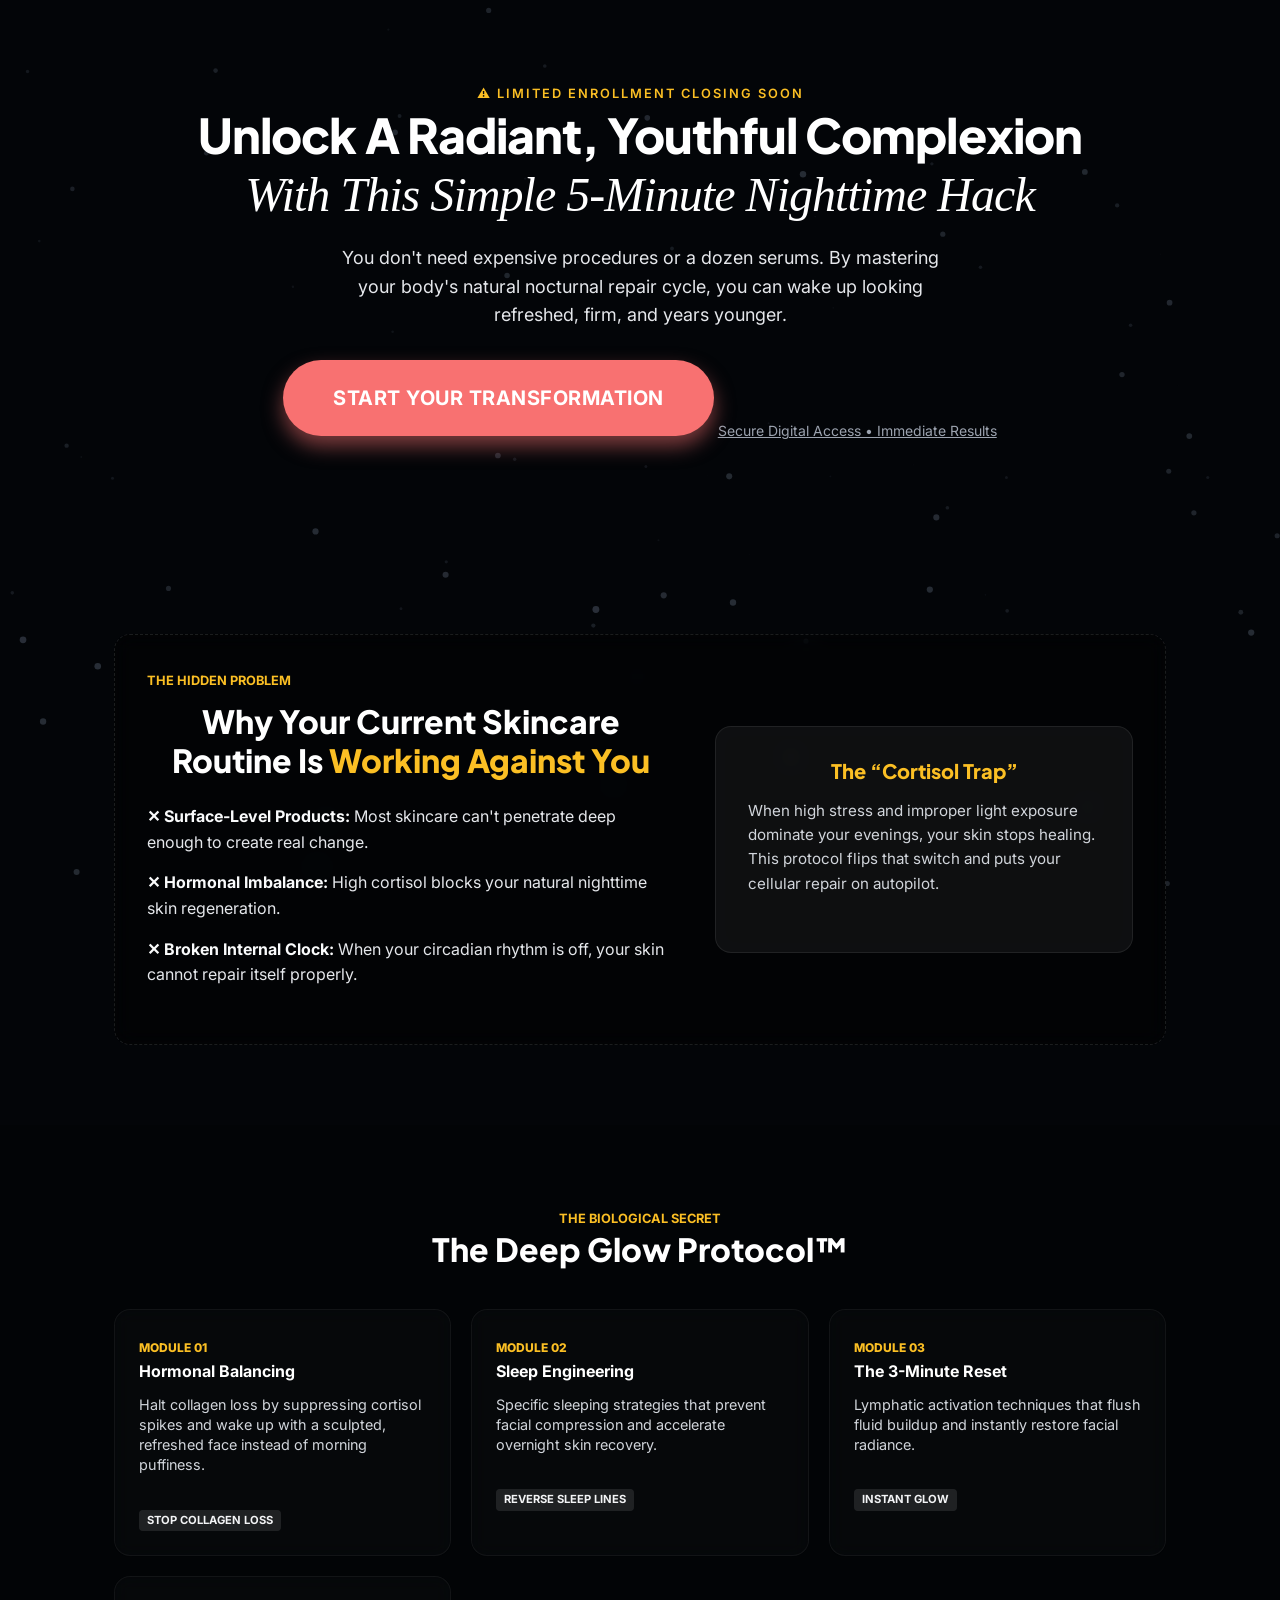
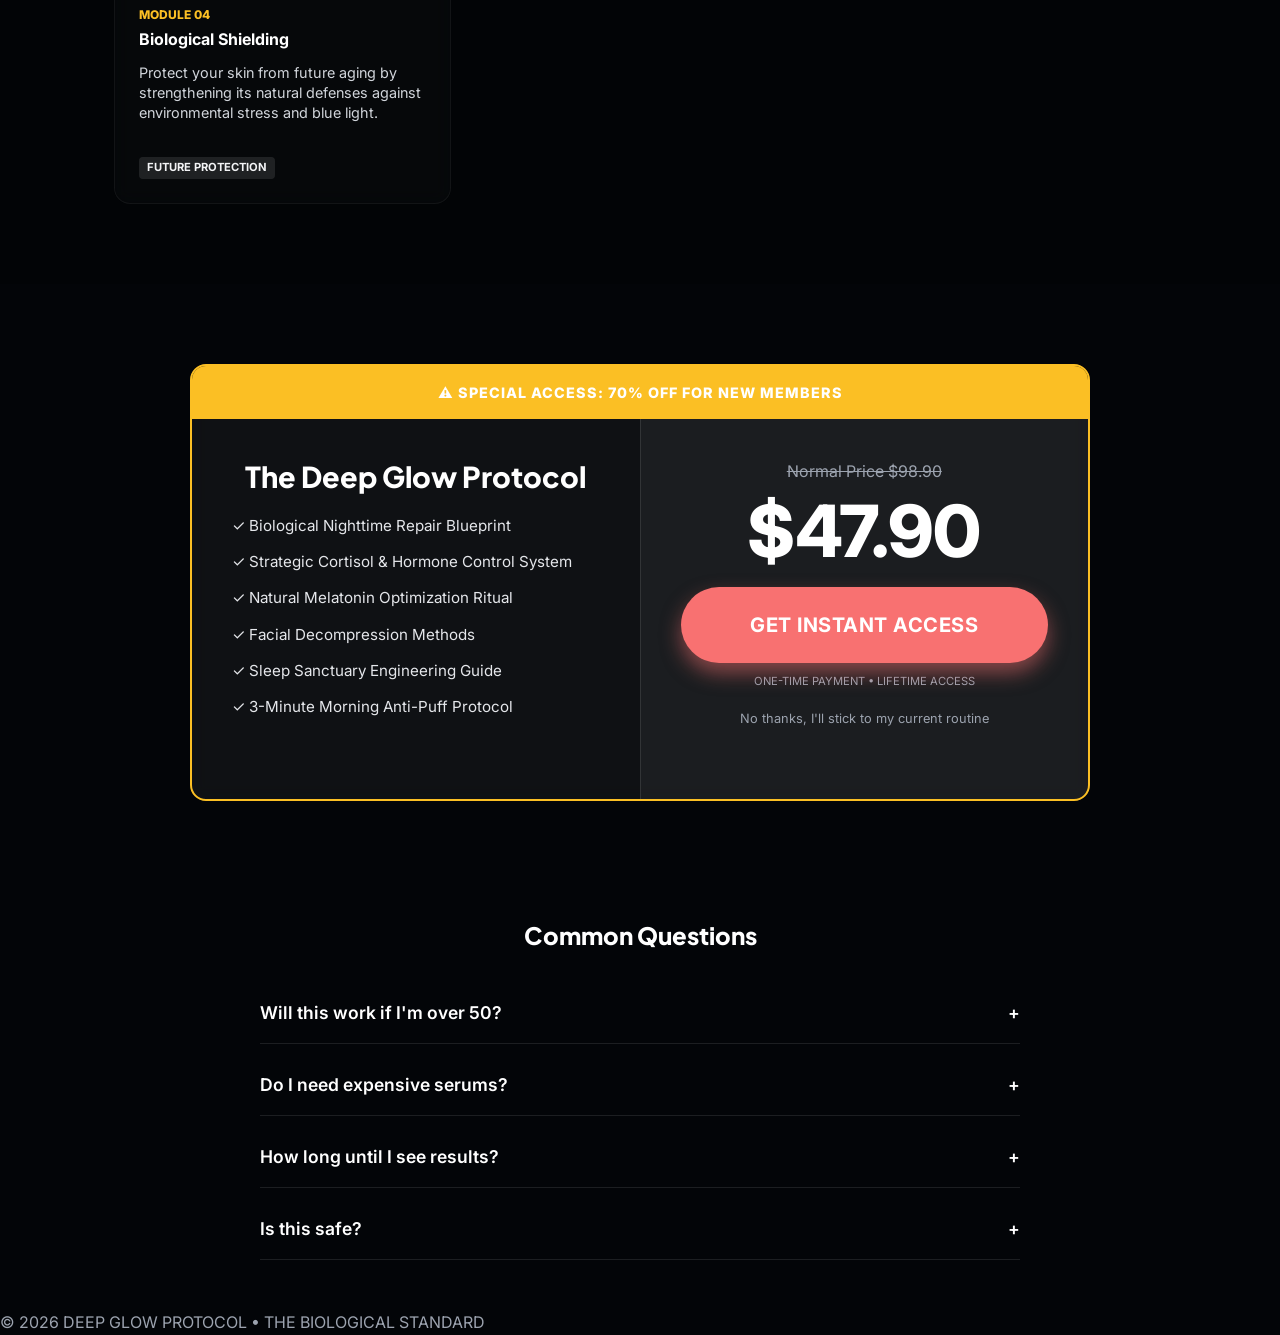
<file: protocol.html>
<!DOCTYPE html>
<html lang="en">
<head>
<meta charset="UTF-8">
<meta name="viewport" content="width=device-width, initial-scale=1.0, maximum-scale=1.0, user-scalable=no">
<title>Deep Glow | The Biological Standard</title>

<link href="https://fonts.googleapis.com/css2?family=Plus+Jakarta+Sans:wght@800&family=Inter:wght@300;400;600&display=swap" rel="stylesheet">
<link rel="stylesheet" href="style.css">

<style>

#dropletCanvas{
position:fixed;
top:0;
left:0;
width:100%;
height:100%;
z-index:-1;
background:#030508;
}

.module-grid{
display:grid;
grid-template-columns:repeat(auto-fit,minmax(280px,1fr));
gap:20px;
margin-top:40px;
}

.module-card{
padding:1.5rem;
text-align:left;
border:1px solid rgba(255,255,255,0.05);
background:rgba(255,255,255,0.02);
}

.module-card h4{margin-bottom:10px;color:#fff;}

.module-card p{
font-size:0.9rem;
line-height:1.4;
color:#d1d5db;
}

.benefit-tag{
display:inline-block;
background:rgba(255,255,255,0.1);
padding:2px 8px;
border-radius:4px;
font-size:0.7rem;
font-weight:700;
text-transform:uppercase;
margin-top:10px;
color:#f3f4f6;
}

.faq-box{
max-width:800px;
margin:0 auto;
padding:40px 20px;
}

.faq-item{
border-bottom:1px solid rgba(255,255,255,0.1);
margin-bottom:10px;
}

.faq-trigger{
width:100%;
background:none;
border:none;
padding:20px 0;
text-align:left;
cursor:pointer;
display:flex;
justify-content:space-between;
align-items:center;
font-family:'Inter',sans-serif;
font-weight:600;
font-size:1.1rem;
color:#fff;
}

.faq-content{
max-height:0;
overflow:hidden;
transition:max-height .3s ease-out;
}

.faq-content p{
padding-bottom:20px;
color:#d1d5db;
line-height:1.6;
margin:0;
}

@media(max-width:768px){
.mobile-stack{display:block!important;}
.mobile-stack>div{margin-bottom:20px;}
h1{font-size:2.2rem!important;}
.section{padding:40px 0!important;}
}

</style>
  <!-- Meta Pixel Code -->
<script>
!function(f,b,e,v,n,t,s)
{if(f.fbq)return;n=f.fbq=function(){n.callMethod?
n.callMethod.apply(n,arguments):n.queue.push(arguments)};
if(!f._fbq)f._fbq=n;n.push=n;n.loaded=!0;n.version='2.0';
n.queue=[];t=b.createElement(e);t.async=!0;
t.src=v;s=b.getElementsByTagName(e)[0];
s.parentNode.insertBefore(t,s)}(window, document,'script',
'https://connect.facebook.net/en_US/fbevents.js');
fbq('init', '1629880211533904');
fbq('track', 'PageView');
</script>
<noscript><img height="1" width="1" style="display:none"
src="https://www.facebook.com/tr?id=1629880211533904&ev=PageView&noscript=1"
/></noscript>
<!-- End Meta Pixel Code -->
</head>

<body>

<canvas id="dropletCanvas"></canvas>

<header class="section">
<div class="container text-center">

<span style="color:#fbbf24;font-weight:600;text-transform:uppercase;letter-spacing:2px;font-size:0.8rem;">
⚠️ LIMITED ENROLLMENT CLOSING SOON
</span>

<h1 style="color:#fff;">
Unlock A Radiant, Youthful Complexion
<br>
<span style="font-style:italic;font-weight:400;font-family:serif;color:#fff;">
With This Simple 5-Minute Nighttime Hack
</span>
</h1>

<p style="margin:0 auto;max-width:600px;color:#e5e7eb;">
You don't need expensive procedures or a dozen serums. By mastering your body's natural nocturnal repair cycle, you can wake up looking refreshed, firm, and years younger.
</p>

<div class="cta-container">
<a href="#offer" class="cta">Start Your Transformation</a>
<span class="cta-secondary" style="color:#9ca3af;">Secure Digital Access • Immediate Results</span>
</div>

</div>
</header>


<main>

<section class="section section-dark">

<div class="container">

<div class="box section-dark" style="border:1px dashed rgba(255,255,255,0.1);padding:2rem;background:rgba(0,0,0,0.3);">

<div style="display:flex;gap:40px;align-items:center;" class="mobile-stack">

<div style="flex:1.2;">

<span style="color:#fbbf24;text-transform:uppercase;font-size:0.8rem;font-weight:700;">
The Hidden Problem
</span>

<h2 style="color:#fff;margin-top:10px;">
Why Your Current Skincare Routine Is
<span style="color:#fbbf24;">Working Against You</span>
</h2>

<div style="margin-top:25px;">

<p style="font-size:1rem;margin-bottom:15px;color:#e5e7eb;">
<strong>✕ Surface-Level Products:</strong> Most skincare can't penetrate deep enough to create real change.
</p>

<p style="font-size:1rem;margin-bottom:15px;color:#e5e7eb;">
<strong>✕ Hormonal Imbalance:</strong> High cortisol blocks your natural nighttime skin regeneration.
</p>

<p style="font-size:1rem;color:#e5e7eb;">
<strong>✕ Broken Internal Clock:</strong> When your circadian rhythm is off, your skin cannot repair itself properly.
</p>

</div>

</div>

<div class="box" style="background:rgba(255,255,255,0.05);padding:2rem;flex:0.8;">

<h3 style="color:#fbbf24;font-size:1.25rem;margin-bottom:1rem;">
The “Cortisol Trap”
</h3>

<p style="font-size:0.95rem;color:#d1d5db;">
When high stress and improper light exposure dominate your evenings, your skin stops healing. This protocol flips that switch and puts your cellular repair on autopilot.
</p>

</div>

</div>

</div>

</div>

</section>


<section class="section section-alt" style="background:rgba(0,0,0,0.2);">

<div class="container text-center">

<span style="color:#fbbf24;text-transform:uppercase;font-size:0.8rem;font-weight:700;">
The Biological Secret
</span>

<h2 style="color:#fff;">
The Deep Glow Protocol™
</h2>

<div class="module-grid">

<div class="box module-card">

<span style="color:#fbbf24;font-weight:800;font-size:0.75rem;">MODULE 01</span>

<h4>Hormonal Balancing</h4>

<p>
Halt collagen loss by suppressing cortisol spikes and wake up with a sculpted, refreshed face instead of morning puffiness.
</p>

<span class="benefit-tag">Stop Collagen Loss</span>

</div>


<div class="box module-card">

<span style="color:#fbbf24;font-weight:800;font-size:0.75rem;">MODULE 02</span>

<h4>Sleep Engineering</h4>

<p>
Specific sleeping strategies that prevent facial compression and accelerate overnight skin recovery.
</p>

<span class="benefit-tag">Reverse Sleep Lines</span>

</div>


<div class="box module-card">

<span style="color:#fbbf24;font-weight:800;font-size:0.75rem;">MODULE 03</span>

<h4>The 3-Minute Reset</h4>

<p>
Lymphatic activation techniques that flush fluid buildup and instantly restore facial radiance.
</p>

<span class="benefit-tag">Instant Glow</span>

</div>


<div class="box module-card">

<span style="color:#fbbf24;font-weight:800;font-size:0.75rem;">MODULE 04</span>

<h4>Biological Shielding</h4>

<p>
Protect your skin from future aging by strengthening its natural defenses against environmental stress and blue light.
</p>

<span class="benefit-tag">Future Protection</span>

</div>

</div>

</div>

</section>


<section id="offer" class="section">

<div class="container">

<div class="box" style="max-width:900px;margin:0 auto;padding:0;overflow:hidden;border:2px solid #fbbf24;background:rgba(255,255,255,0.05);">

<div style="background:#fbbf24;color:#fff;padding:15px;text-align:center;font-weight:800;font-size:0.9rem;letter-spacing:1px;">
⚠️ SPECIAL ACCESS: 70% OFF FOR NEW MEMBERS
</div>

<div style="display:flex;" class="mobile-stack">

<div style="padding:40px;flex:1;">

<h3 style="font-size:1.8rem;color:#fff;">The Deep Glow Protocol</h3>

<ul style="list-style:none;margin-top:20px;padding:0;">

<li style="margin-bottom:12px;font-size:0.95rem;color:#e5e7eb;">✓ Biological Nighttime Repair Blueprint</li>
<li style="margin-bottom:12px;font-size:0.95rem;color:#e5e7eb;">✓ Strategic Cortisol & Hormone Control System</li>
<li style="margin-bottom:12px;font-size:0.95rem;color:#e5e7eb;">✓ Natural Melatonin Optimization Ritual</li>
<li style="margin-bottom:12px;font-size:0.95rem;color:#e5e7eb;">✓ Facial Decompression Methods</li>
<li style="margin-bottom:12px;font-size:0.95rem;color:#e5e7eb;">✓ Sleep Sanctuary Engineering Guide</li>
<li style="margin-bottom:12px;font-size:0.95rem;color:#e5e7eb;">✓ 3-Minute Morning Anti-Puff Protocol</li>

</ul>

</div>

<div style="background:rgba(255,255,255,0.05);padding:40px;text-align:center;border-left:1px solid rgba(255,255,255,0.1);flex:1;">

<span style="text-decoration:line-through;color:#9ca3af;">Normal Price $98.90</span>

<div style="font-size:4.5rem;font-weight:800;color:#fff;line-height:1;margin:10px 0;">
$47.90
</div>

<div class="cta-container" style="margin-top:20px;">

<a href="https://pay.hotmart.com/S104765709C" class="cta" style="width:100%;display:block;box-sizing:border-box;">
Get Instant Access
</a>

<span style="font-size:0.7rem;color:#9ca3af;margin-top:10px;display:block;">
ONE-TIME PAYMENT • LIFETIME ACCESS
</span>

<a href="https://theglowprotocol.github.io/TheGlowProtocol/essential" 
style="display:block;margin-top:18px;font-size:0.8rem;color:#9ca3af;text-decoration:none;">
No thanks, I'll stick to my current routine
</a>

</div>

</div>

</div>

</div>

</div>

</section>


<section class="section-padding container">

<div class="faq-box">

<h2 style="text-align:center;margin-bottom:2rem;font-size:1.5rem;color:#fff;">
Common Questions
</h2>

<div class="faq-item">
<button class="faq-trigger" onclick="toggleFaq(this)">
Will this work if I'm over 50?
<span>+</span>
</button>
<div class="faq-content">
<p>
Yes. Cellular repair is a fundamental biological process. Whether you are 25 or 65, this protocol optimizes your body's natural healing mechanisms.
</p>
</div>
</div>

<div class="faq-item">
<button class="faq-trigger" onclick="toggleFaq(this)">
Do I need expensive serums?
<span>+</span>
</button>
<div class="faq-content">
<p>
No. The results come from the timing, environment, and techniques taught in the protocol — not the price of skincare products.
</p>
</div>
</div>

<div class="faq-item">
<button class="faq-trigger" onclick="toggleFaq(this)">
How long until I see results?
<span>+</span>
</button>
<div class="faq-content">
<p>
Most members feel reduced inflammation within 48 hours. Visible firmness and glow typically appear within 14–21 days.
</p>
</div>
</div>

<div class="faq-item">
<button class="faq-trigger" onclick="toggleFaq(this)">
Is this safe?
<span>+</span>
</button>
<div class="faq-content">
<p>
Yes. The protocol is 100% natural and based on chronobiology and human physiology. No chemicals, needles, or invasive procedures.
</p>
</div>
</div>

</div>

</section>

</main>

<footer style="color:#9ca3af;">
© 2026 DEEP GLOW PROTOCOL • THE BIOLOGICAL STANDARD
</footer>

<script>

const canvas=document.getElementById('dropletCanvas');
const ctx=canvas.getContext('2d');

function resizeCanvas(){
canvas.width=window.innerWidth;
canvas.height=window.innerHeight;
}

resizeCanvas();

let droplets=[];

const config={count:100,speedMin:0.05,speedMax:0.4,baseColor:'180,200,230'};

class Droplet{
constructor(){this.init(true);}
init(randomX=false){
this.y=Math.random()*canvas.height;
this.x=randomX?(Math.random()*canvas.width):-50;
this.z=Math.random();
this.speed=(this.z*(config.speedMax-config.speedMin)+config.speedMin)*0.8;
this.radius=this.z*3+0.5;
this.opacity=this.z*0.2+0.02;
}
update(){
this.x+=this.speed;
if(this.x>canvas.width+50)this.init(false);
ctx.beginPath();
ctx.fillStyle=`rgba(${config.baseColor},${this.opacity})`;
ctx.arc(this.x,this.y,this.radius,0,Math.PI*2);
ctx.fill();
}
}

function initScene(){
droplets=[];
for(let i=0;i<config.count;i++)droplets.push(new Droplet());
}

function animate(){
ctx.clearRect(0,0,canvas.width,canvas.height);
droplets.forEach(d=>d.update());
requestAnimationFrame(animate);
}

window.addEventListener('resize',()=>{
resizeCanvas();
initScene();
});

initScene();
animate();

function toggleFaq(btn){
const content=btn.nextElementSibling;
const isOpen=content.style.maxHeight;
document.querySelectorAll('.faq-content').forEach(c=>c.style.maxHeight=null);
content.style.maxHeight=(isOpen&&isOpen!=="0px")?null:content.scrollHeight+"px";
}

</script>

</body>
</html>
</file>
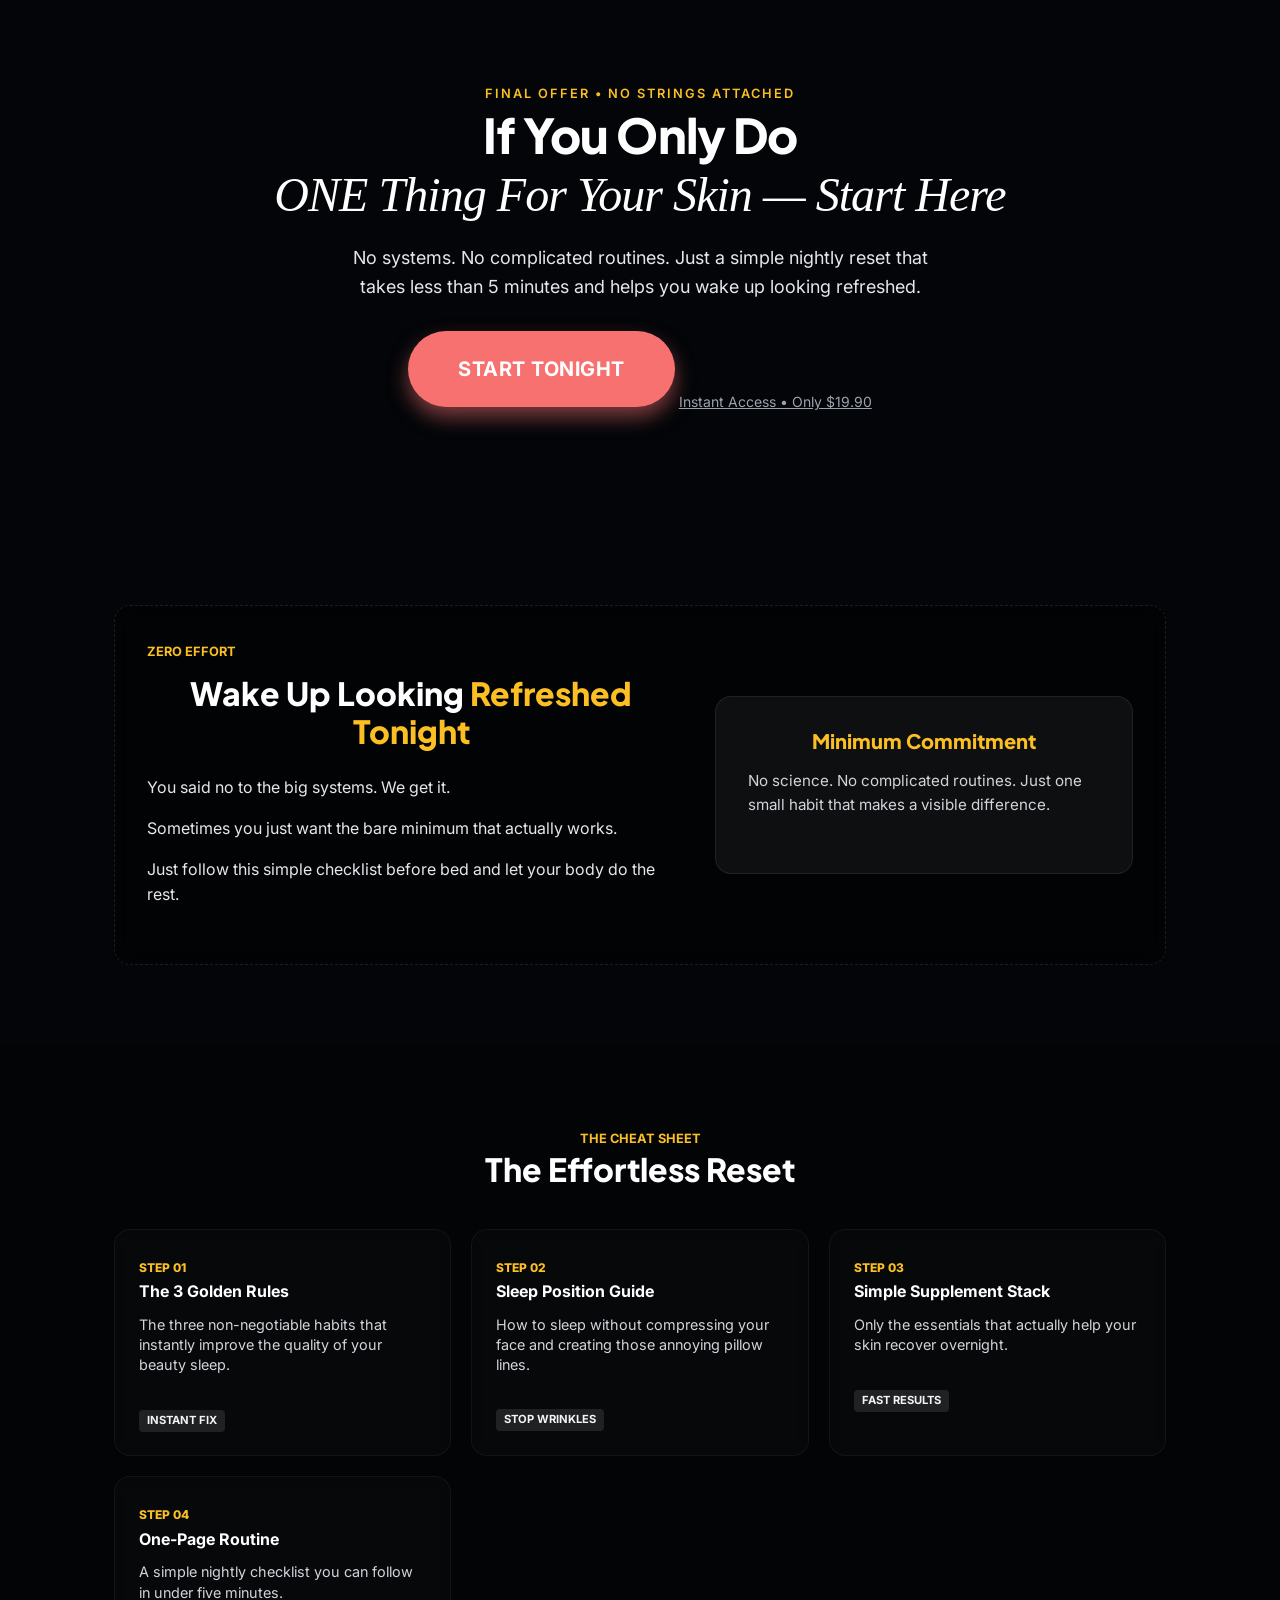
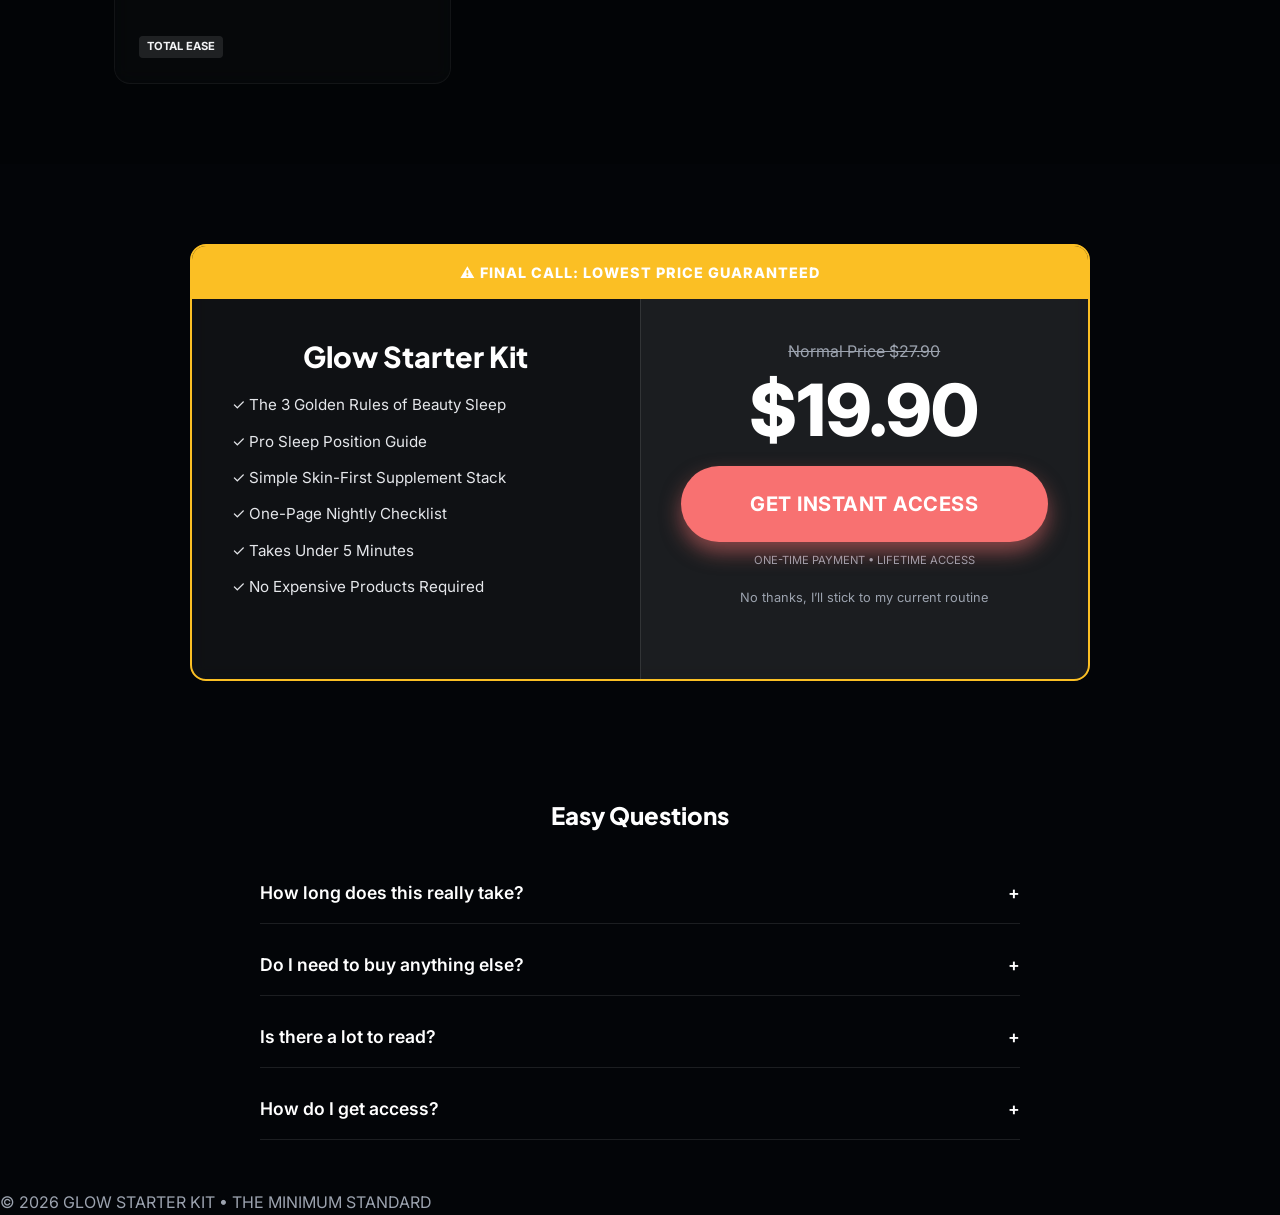
<file: protocolo.html>
<!DOCTYPE html>
<html lang="en">
<head>
<meta charset="UTF-8">
<meta name="viewport" content="width=device-width, initial-scale=1.0, maximum-scale=1.0, user-scalable=no">
<title>Glow Starter Kit | The Bare Essentials</title>

<link href="https://fonts.googleapis.com/css2?family=Plus+Jakarta+Sans:wght@800&family=Inter:wght@300;400;600&display=swap" rel="stylesheet">
<link rel="stylesheet" href="style.css">

<style>

/* (todo CSS original do layout mantido) */

#dropletCanvas{
position:fixed;
top:0;
left:0;
width:100%;
height:100%;
z-index:-1;
background:#030508;
}

.module-grid{
display:grid;
grid-template-columns:repeat(auto-fit,minmax(280px,1fr));
gap:20px;
margin-top:40px;
}

.module-card{
padding:1.5rem;
text-align:left;
border:1px solid rgba(255,255,255,0.05);
background:rgba(255,255,255,0.02);
}

.module-card h4{margin-bottom:10px;color:#fff;}

.module-card p{
font-size:0.9rem;
line-height:1.4;
color:#d1d5db;
}

.benefit-tag{
display:inline-block;
background:rgba(255,255,255,0.1);
padding:2px 8px;
border-radius:4px;
font-size:0.7rem;
font-weight:700;
text-transform:uppercase;
margin-top:10px;
color:#f3f4f6;
}

.faq-box{
max-width:800px;
margin:0 auto;
padding:40px 20px;
}

.faq-item{
border-bottom:1px solid rgba(255,255,255,0.1);
margin-bottom:10px;
}

.faq-trigger{
width:100%;
background:none;
border:none;
padding:20px 0;
text-align:left;
cursor:pointer;
display:flex;
justify-content:space-between;
align-items:center;
font-family:'Inter',sans-serif;
font-weight:600;
font-size:1.1rem;
color:#fff;
}

.faq-content{
max-height:0;
overflow:hidden;
transition:max-height .3s ease-out;
}

.faq-content p{
padding-bottom:20px;
color:#d1d5db;
line-height:1.6;
margin:0;
}

</style>
</head>

<body>

<canvas id="dropletCanvas"></canvas>

<header class="section">
<div class="container text-center">

<span style="color:#fbbf24;font-weight:600;text-transform:uppercase;letter-spacing:2px;font-size:0.8rem;">
FINAL OFFER • NO STRINGS ATTACHED
</span>

<h1 style="color:#fff;">
If You Only Do <br>
<span style="font-style:italic;font-weight:400;font-family:serif;color:#fff;">
ONE Thing For Your Skin — Start Here
</span>
</h1>

<p style="margin:0 auto;max-width:600px;color:#e5e7eb;">
No systems. No complicated routines. Just a simple nightly reset that takes less than 5 minutes and helps you wake up looking refreshed.
</p>

<div class="cta-container">
<a href="#offer" class="cta">Start Tonight</a>
<span class="cta-secondary" style="color:#9ca3af;">Instant Access • Only $19.90</span>
</div>

</div>
</header>


<main>

<section class="section section-dark">

<div class="container">

<div class="box section-dark" style="border:1px dashed rgba(255,255,255,0.1);padding:2rem;background:rgba(0,0,0,0.3);">

<div style="display:flex;gap:40px;align-items:center;" class="mobile-stack">

<div style="flex:1.2;">

<span style="color:#fbbf24;text-transform:uppercase;font-size:0.8rem;font-weight:700;">
Zero Effort
</span>

<h2 style="color:#fff;margin-top:10px;">
Wake Up Looking
<span style="color:#fbbf24;">Refreshed Tonight</span>
</h2>

<div style="margin-top:25px;">

<p style="font-size:1rem;margin-bottom:15px;color:#e5e7eb;">
You said no to the big systems. We get it.
</p>

<p style="font-size:1rem;margin-bottom:15px;color:#e5e7eb;">
Sometimes you just want the bare minimum that actually works.
</p>

<p style="font-size:1rem;color:#e5e7eb;">
Just follow this simple checklist before bed and let your body do the rest.
</p>

</div>

</div>

<div class="box" style="background:rgba(255,255,255,0.05);padding:2rem;flex:0.8;">

<h3 style="color:#fbbf24;font-size:1.25rem;margin-bottom:1rem;">
Minimum Commitment
</h3>

<p style="font-size:0.95rem;color:#d1d5db;">
No science. No complicated routines. Just one small habit that makes a visible difference.
</p>

</div>

</div>

</div>

</div>

</section>


<section class="section section-alt" style="background:rgba(0,0,0,0.2);">

<div class="container text-center">

<span style="color:#fbbf24;text-transform:uppercase;font-size:0.8rem;font-weight:700;">
The Cheat Sheet
</span>

<h2 style="color:#fff;">
The Effortless Reset
</h2>

<div class="module-grid">

<div class="box module-card">

<span style="color:#fbbf24;font-weight:800;font-size:0.75rem;">STEP 01</span>

<h4>The 3 Golden Rules</h4>

<p>
The three non-negotiable habits that instantly improve the quality of your beauty sleep.
</p>

<span class="benefit-tag">Instant Fix</span>

</div>


<div class="box module-card">

<span style="color:#fbbf24;font-weight:800;font-size:0.75rem;">STEP 02</span>

<h4>Sleep Position Guide</h4>

<p>
How to sleep without compressing your face and creating those annoying pillow lines.
</p>

<span class="benefit-tag">Stop Wrinkles</span>

</div>


<div class="box module-card">

<span style="color:#fbbf24;font-weight:800;font-size:0.75rem;">STEP 03</span>

<h4>Simple Supplement Stack</h4>

<p>
Only the essentials that actually help your skin recover overnight.
</p>

<span class="benefit-tag">Fast Results</span>

</div>


<div class="box module-card">

<span style="color:#fbbf24;font-weight:800;font-size:0.75rem;">STEP 04</span>

<h4>One-Page Routine</h4>

<p>
A simple nightly checklist you can follow in under five minutes.
</p>

<span class="benefit-tag">Total Ease</span>

</div>

</div>

</div>

</section>


<section id="offer" class="section">

<div class="container">

<div class="box" style="max-width:900px;margin:0 auto;padding:0;overflow:hidden;border:2px solid #fbbf24;background:rgba(255,255,255,0.05);">

<div style="background:#fbbf24;color:#fff;padding:15px;text-align:center;font-weight:800;font-size:0.9rem;letter-spacing:1px;">
⚠️ FINAL CALL: LOWEST PRICE GUARANTEED
</div>

<div style="display:flex;" class="mobile-stack">

<div style="padding:40px;flex:1;">

<h3 style="font-size:1.8rem;color:#fff;">Glow Starter Kit</h3>

<ul style="list-style:none;margin-top:20px;padding:0;">

<li style="margin-bottom:12px;font-size:0.95rem;color:#e5e7eb;">✓ The 3 Golden Rules of Beauty Sleep</li>
<li style="margin-bottom:12px;font-size:0.95rem;color:#e5e7eb;">✓ Pro Sleep Position Guide</li>
<li style="margin-bottom:12px;font-size:0.95rem;color:#e5e7eb;">✓ Simple Skin-First Supplement Stack</li>
<li style="margin-bottom:12px;font-size:0.95rem;color:#e5e7eb;">✓ One-Page Nightly Checklist</li>
<li style="margin-bottom:12px;font-size:0.95rem;color:#e5e7eb;">✓ Takes Under 5 Minutes</li>
<li style="margin-bottom:12px;font-size:0.95rem;color:#e5e7eb;">✓ No Expensive Products Required</li>

</ul>

</div>

<div style="background:rgba(255,255,255,0.05);padding:40px;text-align:center;border-left:1px solid rgba(255,255,255,0.1);flex:1;">

<span style="text-decoration:line-through;color:#9ca3af;">Normal Price $27.90</span>

<div style="font-size:4.5rem;font-weight:800;color:#fff;line-height:1;margin:10px 0;">
$19.90
</div>

<div class="cta-container" style="margin-top:20px;">

<a href="https://pay.hotmart.com/S104765709C" class="cta" style="width:100%;display:block;box-sizing:border-box;">
Get Instant Access
</a>

<span style="font-size:0.7rem;color:#9ca3af;margin-top:10px;display:block;">
ONE-TIME PAYMENT • LIFETIME ACCESS
</span>

<a href="https://theglowprotocol.github.io/TheGlowProtocol/essential" 
style="display:block;margin-top:18px;font-size:0.8rem;color:#9ca3af;text-decoration:none;">
No thanks, I’ll stick to my current routine
</a>

</div>

</div>

</div>

</div>

</div>

</section>


<section class="section-padding container">

<div class="faq-box">

<h2 style="text-align:center;margin-bottom:2rem;font-size:1.5rem;color:#fff;">
Easy Questions
</h2>

<div class="faq-item">
<button class="faq-trigger" onclick="toggleFaq(this)">
How long does this really take?
<span>+</span>
</button>
<div class="faq-content">
<p>Less than 5 minutes. The whole routine was designed to be quick and effortless.</p>
</div>
</div>

<div class="faq-item">
<button class="faq-trigger" onclick="toggleFaq(this)">
Do I need to buy anything else?
<span>+</span>
</button>
<div class="faq-content">
<p>No. Most steps involve habits you can start tonight with what you already have.</p>
</div>
</div>

<div class="faq-item">
<button class="faq-trigger" onclick="toggleFaq(this)">
Is there a lot to read?
<span>+</span>
</button>
<div class="faq-content">
<p>No. It's a one-page checklist with a few short explanations.</p>
</div>
</div>

<div class="faq-item">
<button class="faq-trigger" onclick="toggleFaq(this)">
How do I get access?
<span>+</span>
</button>
<div class="faq-content">
<p>Immediately after checkout you'll receive a download link in your email.</p>
</div>
</div>

</div>

</section>

</main>

<footer style="color:#9ca3af;">
© 2026 GLOW STARTER KIT • THE MINIMUM STANDARD
</footer>

<script>

/* script original mantido */

</script>

</body>
</html>
</file>
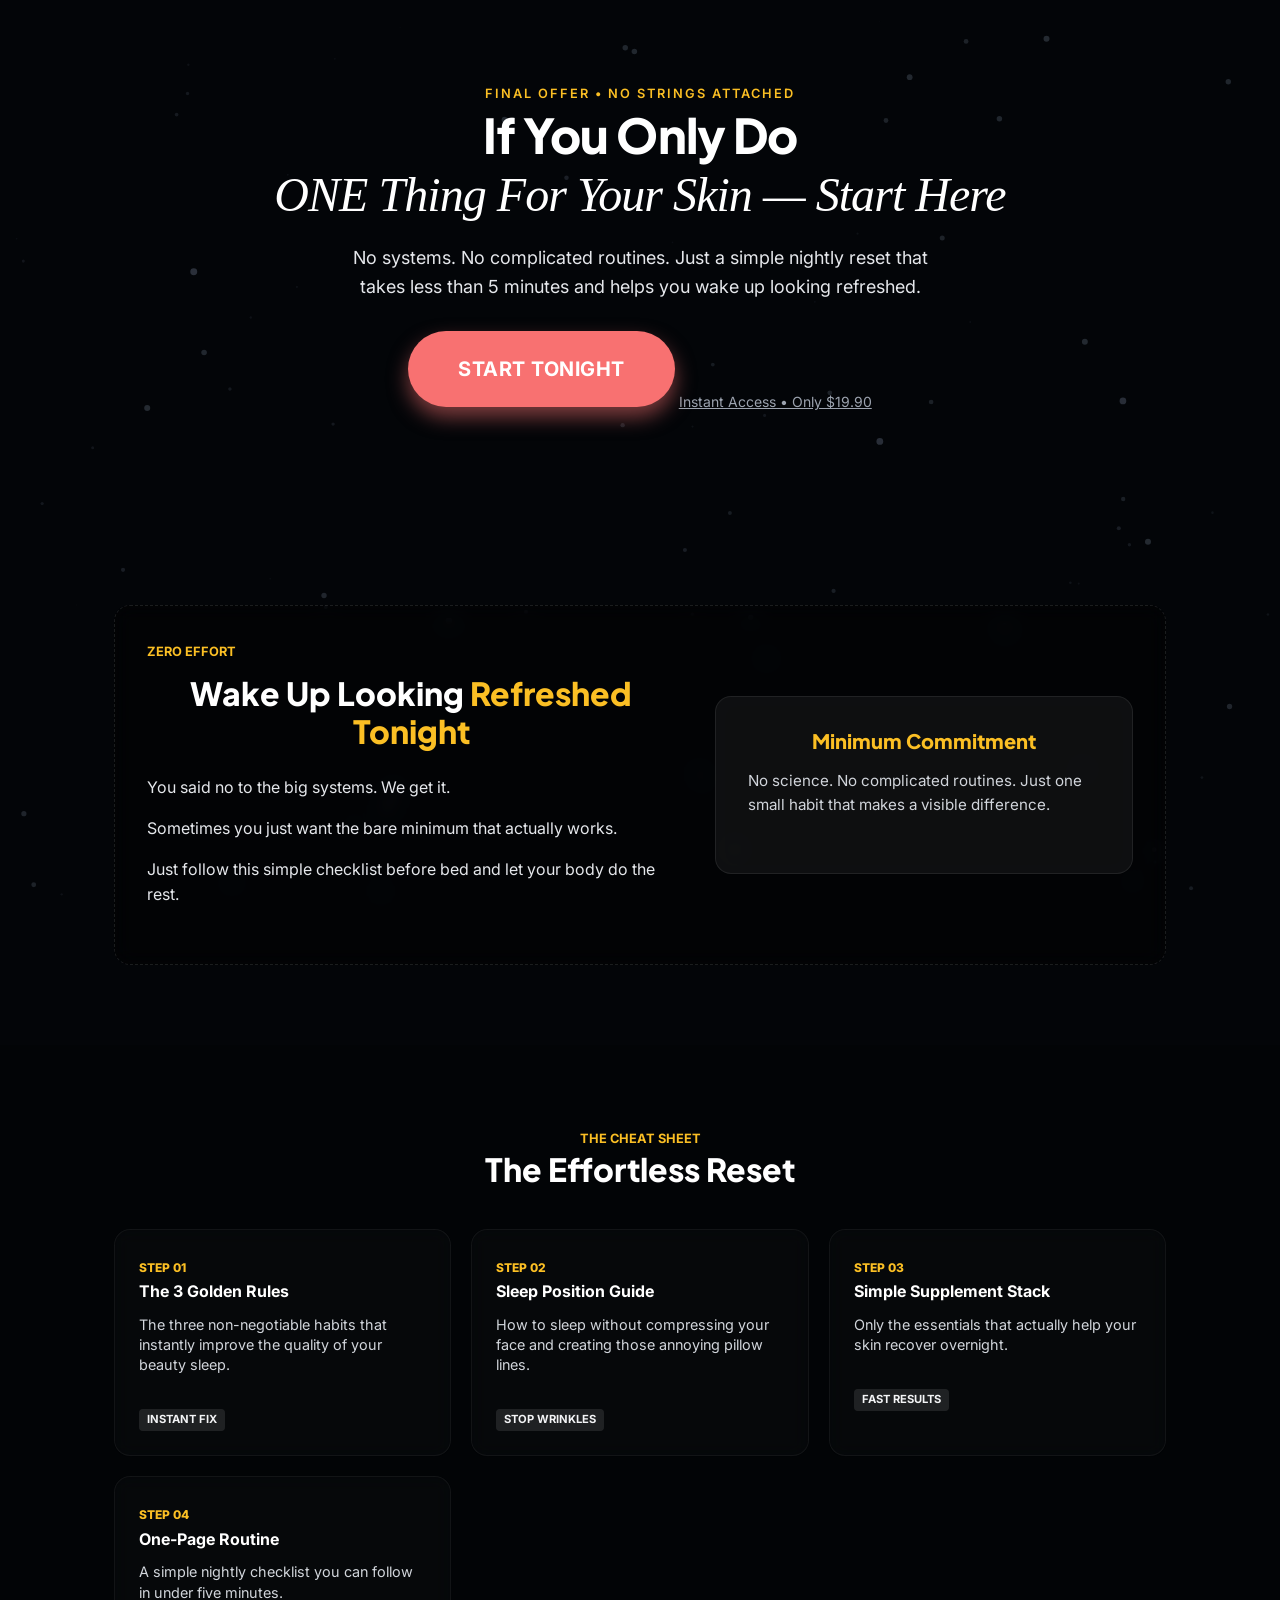
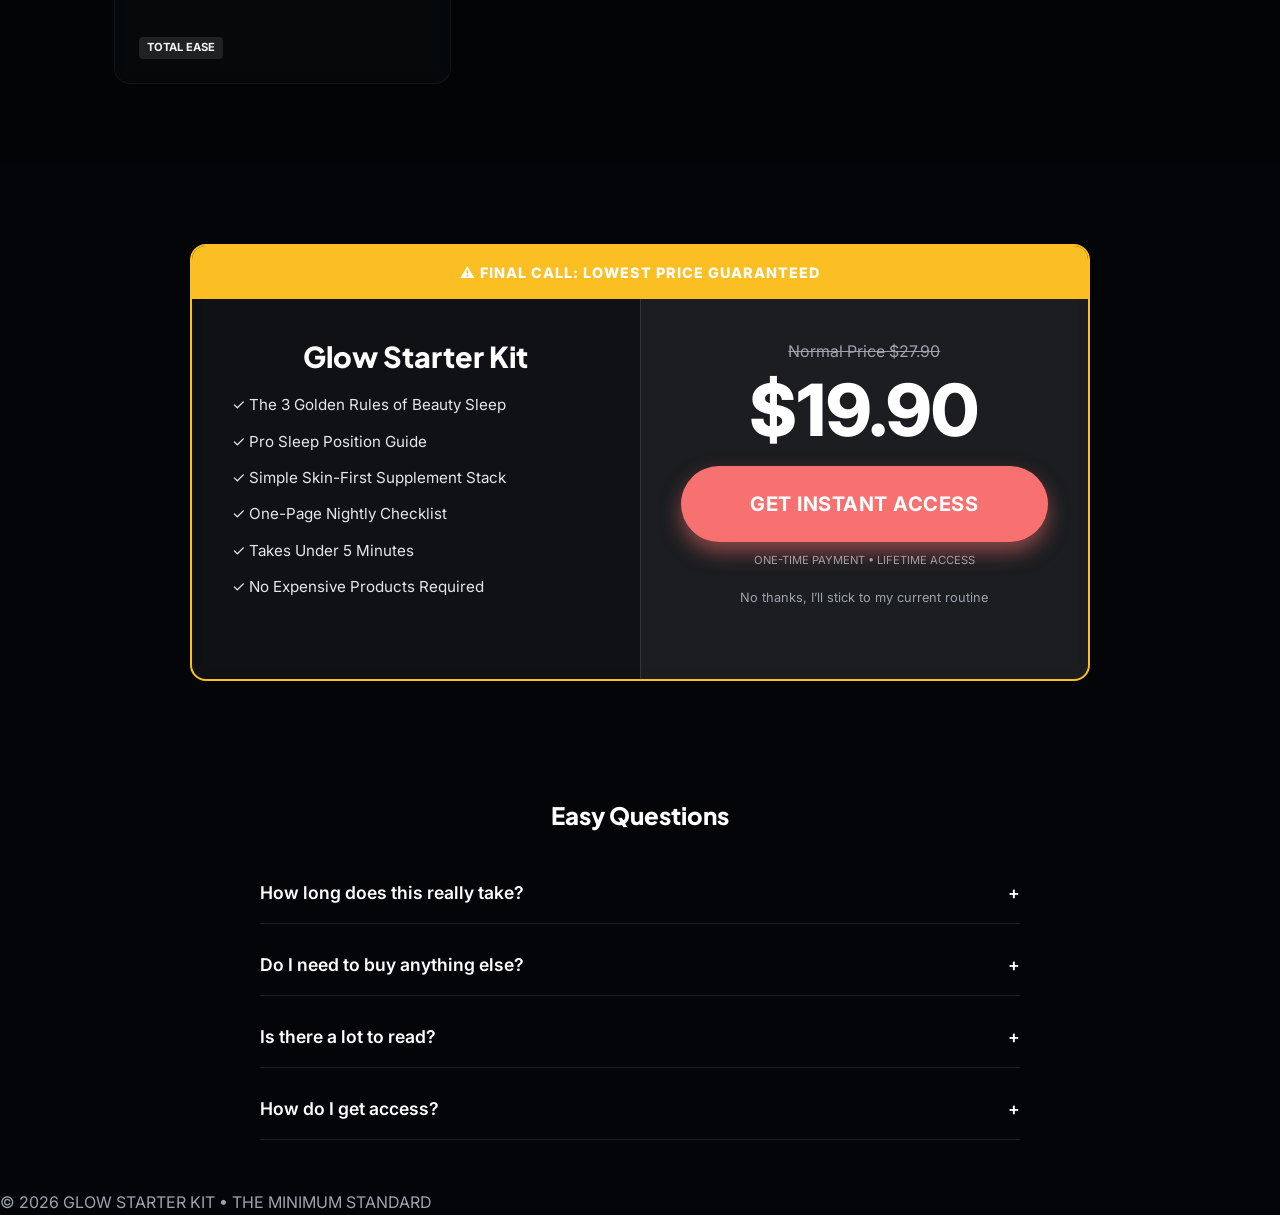
<file: starter.html>
<!DOCTYPE html>
<html lang="en">
<head>
<meta charset="UTF-8">
<meta name="viewport" content="width=device-width, initial-scale=1.0, maximum-scale=1.0, user-scalable=no">
<title>Glow Starter Kit | The Bare Essentials</title>

<link href="https://fonts.googleapis.com/css2?family=Plus+Jakarta+Sans:wght@800&family=Inter:wght@300;400;600&display=swap" rel="stylesheet">
<link rel="stylesheet" href="style.css">

<style>

/* (todo CSS original do layout mantido) */

#dropletCanvas{
position:fixed;
top:0;
left:0;
width:100%;
height:100%;
z-index:-1;
background:#030508;
}

.module-grid{
display:grid;
grid-template-columns:repeat(auto-fit,minmax(280px,1fr));
gap:20px;
margin-top:40px;
}

.module-card{
padding:1.5rem;
text-align:left;
border:1px solid rgba(255,255,255,0.05);
background:rgba(255,255,255,0.02);
}

.module-card h4{margin-bottom:10px;color:#fff;}

.module-card p{
font-size:0.9rem;
line-height:1.4;
color:#d1d5db;
}

.benefit-tag{
display:inline-block;
background:rgba(255,255,255,0.1);
padding:2px 8px;
border-radius:4px;
font-size:0.7rem;
font-weight:700;
text-transform:uppercase;
margin-top:10px;
color:#f3f4f6;
}

.faq-box{
max-width:800px;
margin:0 auto;
padding:40px 20px;
}

.faq-item{
border-bottom:1px solid rgba(255,255,255,0.1);
margin-bottom:10px;
}

.faq-trigger{
width:100%;
background:none;
border:none;
padding:20px 0;
text-align:left;
cursor:pointer;
display:flex;
justify-content:space-between;
align-items:center;
font-family:'Inter',sans-serif;
font-weight:600;
font-size:1.1rem;
color:#fff;
}

.faq-content{
max-height:0;
overflow:hidden;
transition:max-height .3s ease-out;
}

.faq-content p{
padding-bottom:20px;
color:#d1d5db;
line-height:1.6;
margin:0;
}

@media(max-width:768px){
.mobile-stack{display:block!important;}
.mobile-stack>div{margin-bottom:20px;}
h1{font-size:2.2rem!important;}
.section{padding:40px 0!important;}
}
  
</style>
  <!-- Meta Pixel Code -->
<script>
!function(f,b,e,v,n,t,s)
{if(f.fbq)return;n=f.fbq=function(){n.callMethod?
n.callMethod.apply(n,arguments):n.queue.push(arguments)};
if(!f._fbq)f._fbq=n;n.push=n;n.loaded=!0;n.version='2.0';
n.queue=[];t=b.createElement(e);t.async=!0;
t.src=v;s=b.getElementsByTagName(e)[0];
s.parentNode.insertBefore(t,s)}(window, document,'script',
'https://connect.facebook.net/en_US/fbevents.js');
fbq('init', '1629880211533904');
fbq('track', 'PageView');
</script>
<noscript><img height="1" width="1" style="display:none"
src="https://www.facebook.com/tr?id=1629880211533904&ev=PageView&noscript=1"
/></noscript>
<!-- End Meta Pixel Code -->
</head>

<body>

<canvas id="dropletCanvas"></canvas>

<header class="section">
<div class="container text-center">

<span style="color:#fbbf24;font-weight:600;text-transform:uppercase;letter-spacing:2px;font-size:0.8rem;">
FINAL OFFER • NO STRINGS ATTACHED
</span>

<h1 style="color:#fff;">
If You Only Do <br>
<span style="font-style:italic;font-weight:400;font-family:serif;color:#fff;">
ONE Thing For Your Skin — Start Here
</span>
</h1>

<p style="margin:0 auto;max-width:600px;color:#e5e7eb;">
No systems. No complicated routines. Just a simple nightly reset that takes less than 5 minutes and helps you wake up looking refreshed.
</p>

<div class="cta-container">
<a href="#offer" class="cta">Start Tonight</a>
<span class="cta-secondary" style="color:#9ca3af;">Instant Access • Only $19.90</span>
</div>

</div>
</header>


<main>

<section class="section section-dark">

<div class="container">

<div class="box section-dark" style="border:1px dashed rgba(255,255,255,0.1);padding:2rem;background:rgba(0,0,0,0.3);">

<div style="display:flex;gap:40px;align-items:center;" class="mobile-stack">

<div style="flex:1.2;">

<span style="color:#fbbf24;text-transform:uppercase;font-size:0.8rem;font-weight:700;">
Zero Effort
</span>

<h2 style="color:#fff;margin-top:10px;">
Wake Up Looking
<span style="color:#fbbf24;">Refreshed Tonight</span>
</h2>

<div style="margin-top:25px;">

<p style="font-size:1rem;margin-bottom:15px;color:#e5e7eb;">
You said no to the big systems. We get it.
</p>

<p style="font-size:1rem;margin-bottom:15px;color:#e5e7eb;">
Sometimes you just want the bare minimum that actually works.
</p>

<p style="font-size:1rem;color:#e5e7eb;">
Just follow this simple checklist before bed and let your body do the rest.
</p>

</div>

</div>

<div class="box" style="background:rgba(255,255,255,0.05);padding:2rem;flex:0.8;">

<h3 style="color:#fbbf24;font-size:1.25rem;margin-bottom:1rem;">
Minimum Commitment
</h3>

<p style="font-size:0.95rem;color:#d1d5db;">
No science. No complicated routines. Just one small habit that makes a visible difference.
</p>

</div>

</div>

</div>

</div>

</section>


<section class="section section-alt" style="background:rgba(0,0,0,0.2);">

<div class="container text-center">

<span style="color:#fbbf24;text-transform:uppercase;font-size:0.8rem;font-weight:700;">
The Cheat Sheet
</span>

<h2 style="color:#fff;">
The Effortless Reset
</h2>

<div class="module-grid">

<div class="box module-card">

<span style="color:#fbbf24;font-weight:800;font-size:0.75rem;">STEP 01</span>

<h4>The 3 Golden Rules</h4>

<p>
The three non-negotiable habits that instantly improve the quality of your beauty sleep.
</p>

<span class="benefit-tag">Instant Fix</span>

</div>


<div class="box module-card">

<span style="color:#fbbf24;font-weight:800;font-size:0.75rem;">STEP 02</span>

<h4>Sleep Position Guide</h4>

<p>
How to sleep without compressing your face and creating those annoying pillow lines.
</p>

<span class="benefit-tag">Stop Wrinkles</span>

</div>


<div class="box module-card">

<span style="color:#fbbf24;font-weight:800;font-size:0.75rem;">STEP 03</span>

<h4>Simple Supplement Stack</h4>

<p>
Only the essentials that actually help your skin recover overnight.
</p>

<span class="benefit-tag">Fast Results</span>

</div>


<div class="box module-card">

<span style="color:#fbbf24;font-weight:800;font-size:0.75rem;">STEP 04</span>

<h4>One-Page Routine</h4>

<p>
A simple nightly checklist you can follow in under five minutes.
</p>

<span class="benefit-tag">Total Ease</span>

</div>

</div>

</div>

</section>


<section id="offer" class="section">

<div class="container">

<div class="box" style="max-width:900px;margin:0 auto;padding:0;overflow:hidden;border:2px solid #fbbf24;background:rgba(255,255,255,0.05);">

<div style="background:#fbbf24;color:#fff;padding:15px;text-align:center;font-weight:800;font-size:0.9rem;letter-spacing:1px;">
⚠️ FINAL CALL: LOWEST PRICE GUARANTEED
</div>

<div style="display:flex;" class="mobile-stack">

<div style="padding:40px;flex:1;">

<h3 style="font-size:1.8rem;color:#fff;">Glow Starter Kit</h3>

<ul style="list-style:none;margin-top:20px;padding:0;">

<li style="margin-bottom:12px;font-size:0.95rem;color:#e5e7eb;">✓ The 3 Golden Rules of Beauty Sleep</li>
<li style="margin-bottom:12px;font-size:0.95rem;color:#e5e7eb;">✓ Pro Sleep Position Guide</li>
<li style="margin-bottom:12px;font-size:0.95rem;color:#e5e7eb;">✓ Simple Skin-First Supplement Stack</li>
<li style="margin-bottom:12px;font-size:0.95rem;color:#e5e7eb;">✓ One-Page Nightly Checklist</li>
<li style="margin-bottom:12px;font-size:0.95rem;color:#e5e7eb;">✓ Takes Under 5 Minutes</li>
<li style="margin-bottom:12px;font-size:0.95rem;color:#e5e7eb;">✓ No Expensive Products Required</li>

</ul>

</div>

<div style="background:rgba(255,255,255,0.05);padding:40px;text-align:center;border-left:1px solid rgba(255,255,255,0.1);flex:1;">

<span style="text-decoration:line-through;color:#9ca3af;">Normal Price $27.90</span>

<div style="font-size:4.5rem;font-weight:800;color:#fff;line-height:1;margin:10px 0;">
$19.90
</div>

<div class="cta-container" style="margin-top:20px;">

<a href="https://pay.hotmart.com/E104807381C" class="cta" style="width:100%;display:block;box-sizing:border-box;">
Get Instant Access
</a>

<span style="font-size:0.7rem;color:#9ca3af;margin-top:10px;display:block;">
ONE-TIME PAYMENT • LIFETIME ACCESS
</span>

<a href="https://theglowprotocol.github.io/TheGlowProtocol/thank-you" 
style="display:block;margin-top:18px;font-size:0.8rem;color:#9ca3af;text-decoration:none;">
No thanks, I’ll stick to my current routine
</a>

</div>

</div>

</div>

</div>

</div>

</section>


<section class="section-padding container">

<div class="faq-box">

<h2 style="text-align:center;margin-bottom:2rem;font-size:1.5rem;color:#fff;">
Easy Questions
</h2>

<div class="faq-item">
<button class="faq-trigger" onclick="toggleFaq(this)">
How long does this really take?
<span>+</span>
</button>
<div class="faq-content">
<p>Less than 5 minutes. The whole routine was designed to be quick and effortless.</p>
</div>
</div>

<div class="faq-item">
<button class="faq-trigger" onclick="toggleFaq(this)">
Do I need to buy anything else?
<span>+</span>
</button>
<div class="faq-content">
<p>No. Most steps involve habits you can start tonight with what you already have.</p>
</div>
</div>

<div class="faq-item">
<button class="faq-trigger" onclick="toggleFaq(this)">
Is there a lot to read?
<span>+</span>
</button>
<div class="faq-content">
<p>No. It's a one-page checklist with a few short explanations.</p>
</div>
</div>

<div class="faq-item">
<button class="faq-trigger" onclick="toggleFaq(this)">
How do I get access?
<span>+</span>
</button>
<div class="faq-content">
<p>Immediately after checkout you'll receive a download link in your email.</p>
</div>
</div>

</div>

</section>

</main>

<footer style="color:#9ca3af;">
© 2026 GLOW STARTER KIT • THE MINIMUM STANDARD
</footer>

<script>

const canvas=document.getElementById('dropletCanvas');
const ctx=canvas.getContext('2d');

function resizeCanvas(){
canvas.width=window.innerWidth;
canvas.height=window.innerHeight;
}

resizeCanvas();

let droplets=[];

const config={count:100,speedMin:0.05,speedMax:0.4,baseColor:'180,200,230'};

class Droplet{
constructor(){this.init(true);}
init(randomX=false){
this.y=Math.random()*canvas.height;
this.x=randomX?(Math.random()*canvas.width):-50;
this.z=Math.random();
this.speed=(this.z*(config.speedMax-config.speedMin)+config.speedMin)*0.8;
this.radius=this.z*3+0.5;
this.opacity=this.z*0.2+0.02;
}
update(){
this.x+=this.speed;
if(this.x>canvas.width+50)this.init(false);
ctx.beginPath();
ctx.fillStyle=`rgba(${config.baseColor},${this.opacity})`;
ctx.arc(this.x,this.y,this.radius,0,Math.PI*2);
ctx.fill();
}
}

function initScene(){
droplets=[];
for(let i=0;i<config.count;i++)droplets.push(new Droplet());
}

function animate(){
ctx.clearRect(0,0,canvas.width,canvas.height);
droplets.forEach(d=>d.update());
requestAnimationFrame(animate);
}

window.addEventListener('resize',()=>{
resizeCanvas();
initScene();
});

initScene();
animate();

function toggleFaq(btn){
const content=btn.nextElementSibling;
const isOpen=content.style.maxHeight;
document.querySelectorAll('.faq-content').forEach(c=>c.style.maxHeight=null);
content.style.maxHeight=(isOpen&&isOpen!=="0px")?null:content.scrollHeight+"px";
}

</script>

</body>
</html>
</file>
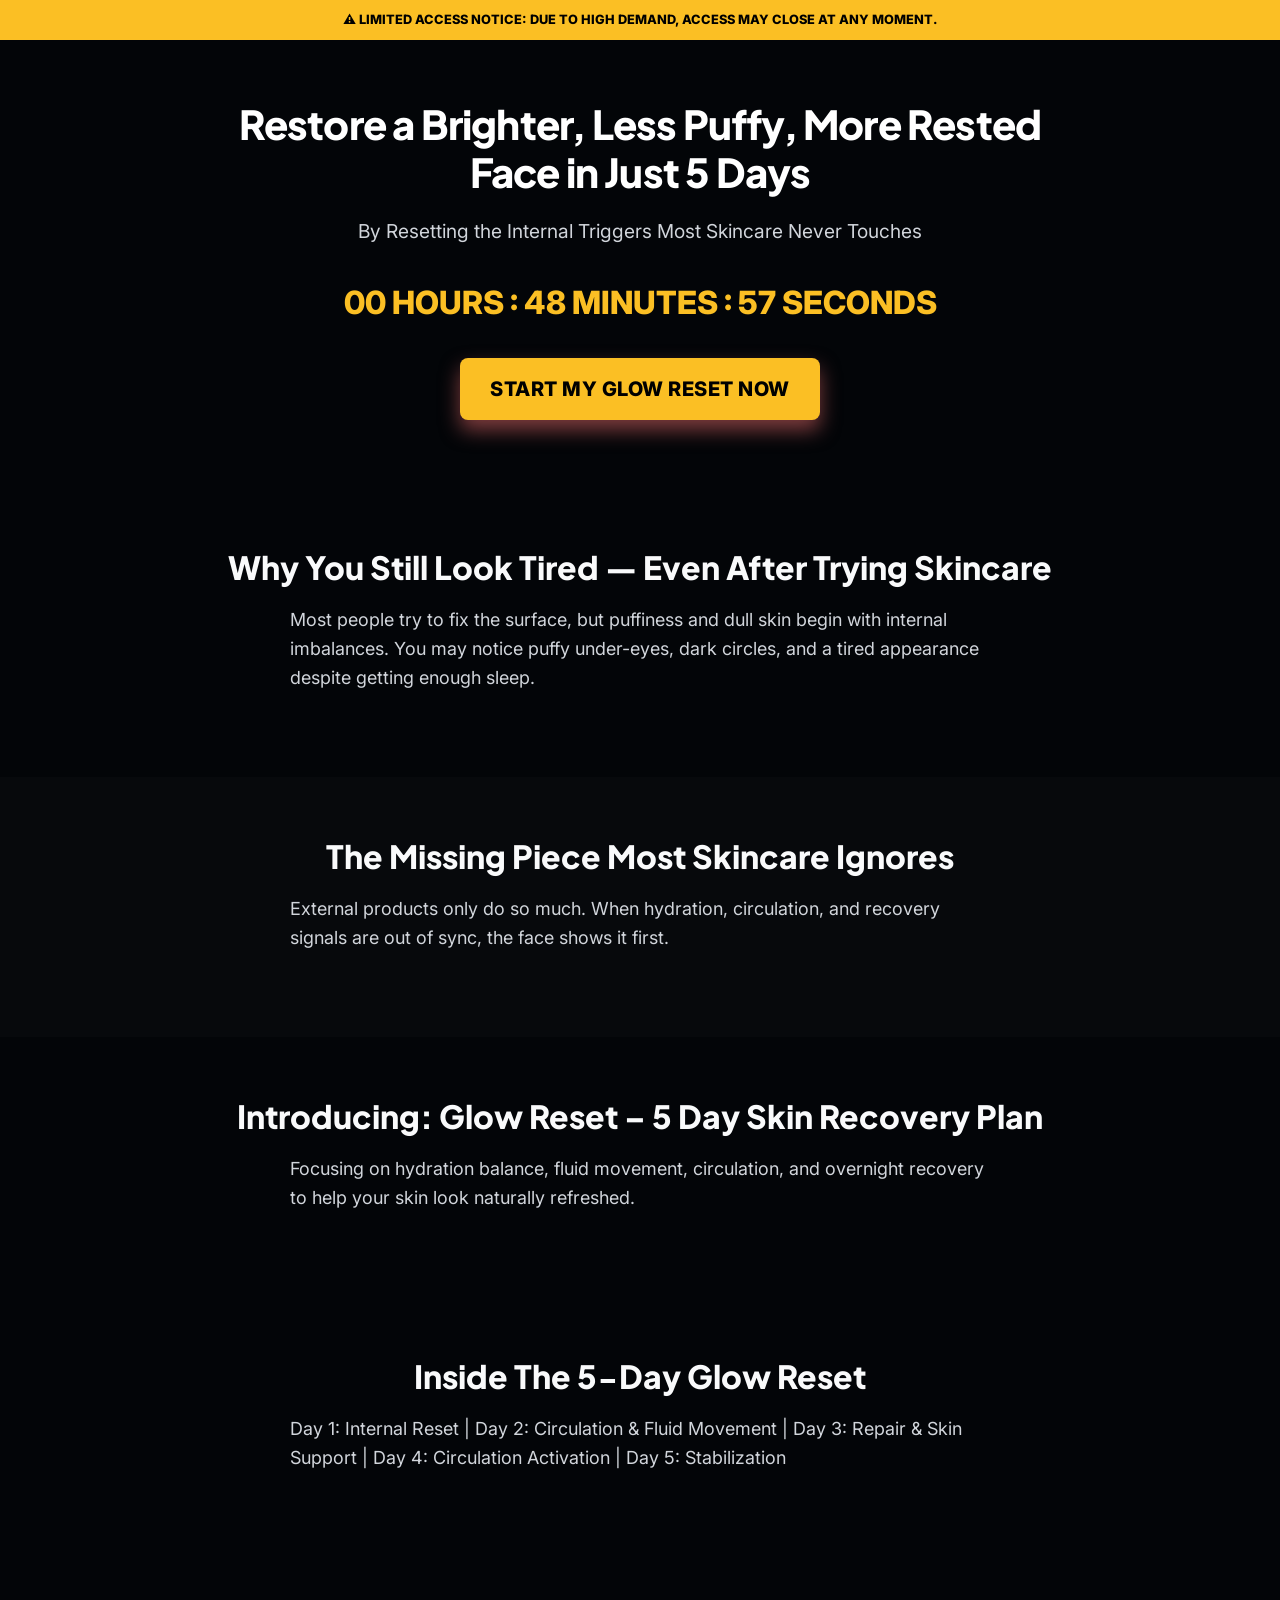
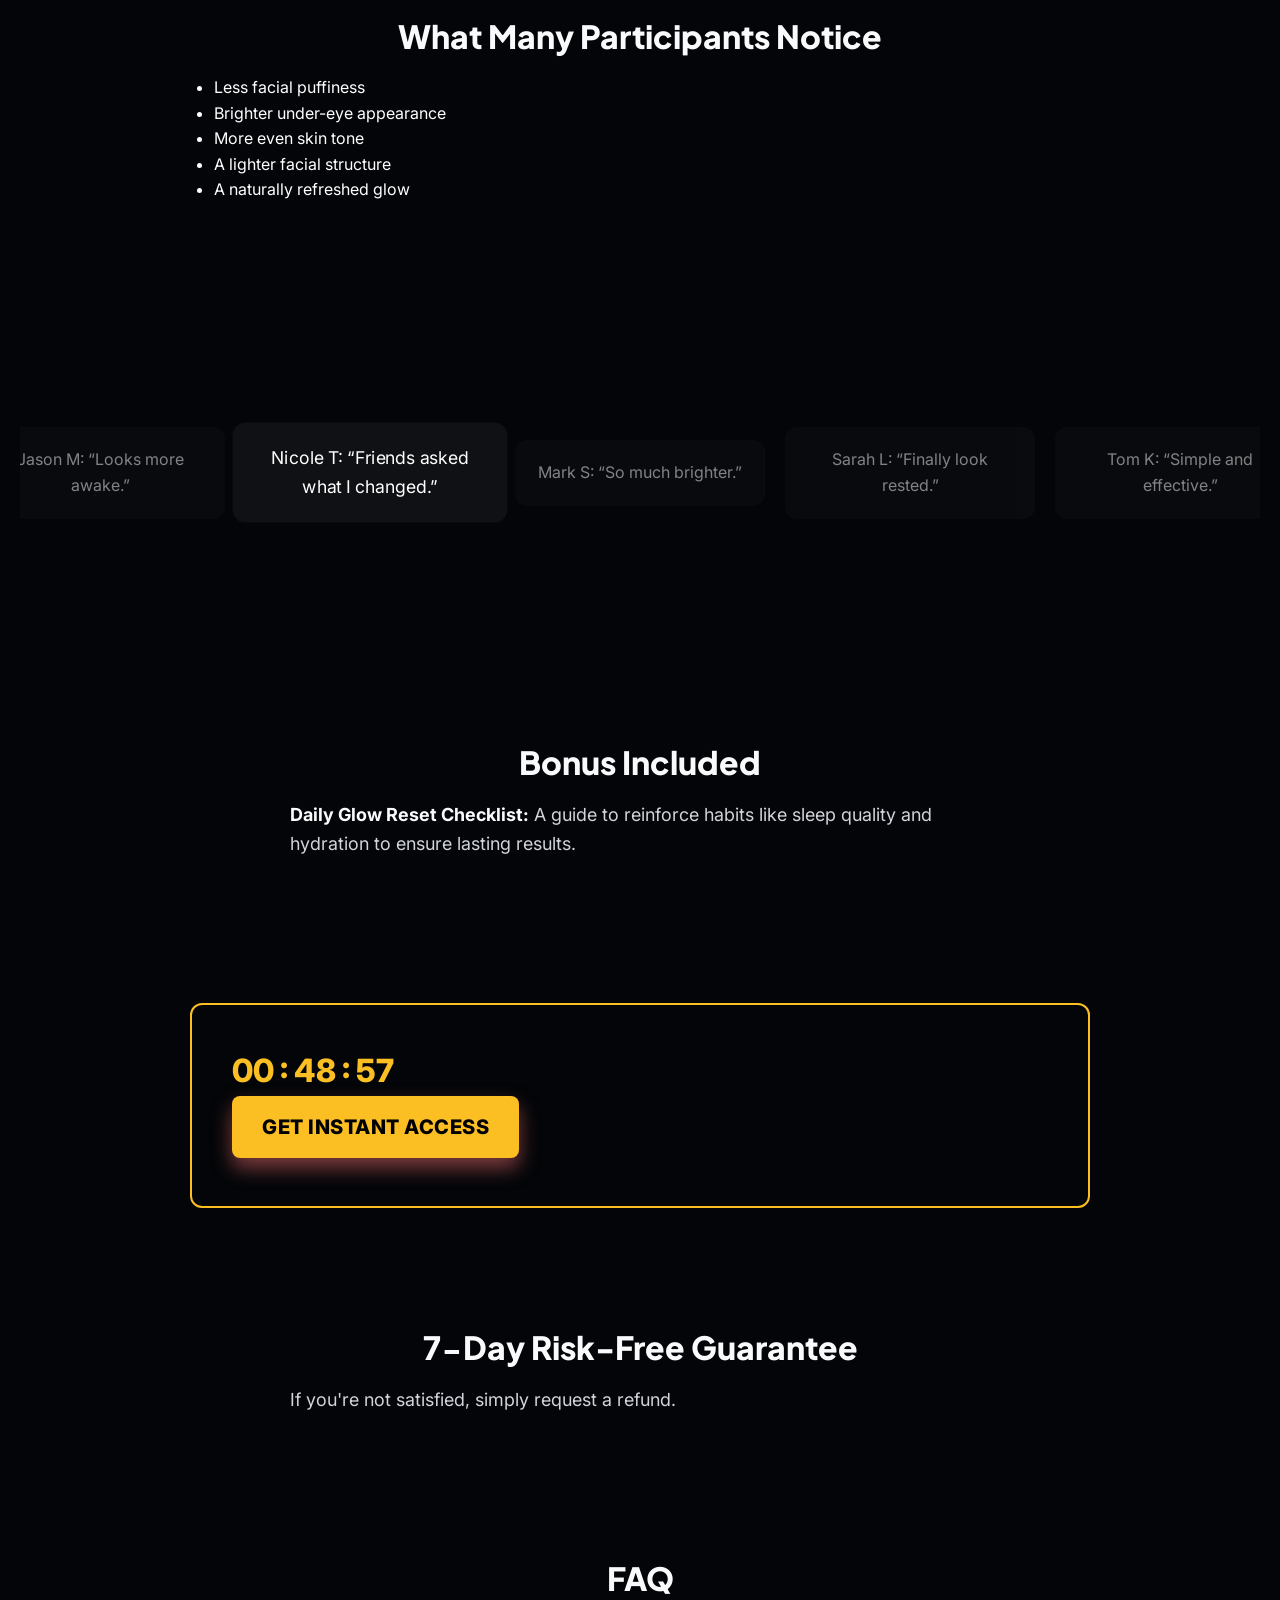
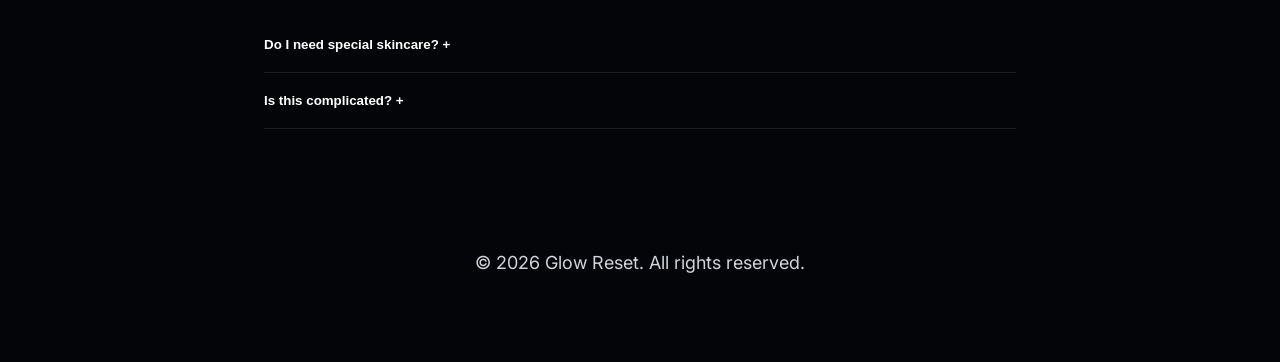
<file: teste.html>
<!DOCTYPE html>
<html lang="en">
<head>
    <meta charset="UTF-8">
    <meta name="viewport" content="width=device-width, initial-scale=1.0, maximum-scale=1.0, user-scalable=no">
    <title>Glow Reset – 5 Day Skin Recovery Plan</title>
    <link href="https://fonts.googleapis.com/css2?family=Plus+Jakarta+Sans:wght@800&family=Inter:wght@300;400;600&display=swap" rel="stylesheet">
    <link rel="stylesheet" href="style.css">
    <style>
        /* Base Styles & Canvas */
        #dropletCanvas { position: fixed; top: 0; left: 0; width: 100%; height: 100%; z-index: -1; background-color: #030508; }
        .alert-bar { background: #fbbf24; color: #000; text-align: center; padding: 10px; font-weight: 800; font-size: 0.8rem; text-transform: uppercase; }
        .section { padding: 60px 20px; }
        .container { max-width: 900px; margin: 0 auto; }
        .cta { display: inline-block; padding: 15px 30px; background: #fbbf24; color: #000; font-weight: 800; border-radius: 8px; text-decoration: none; transition: transform 0.2s; }
        .cta:hover { transform: scale(1.05); }
        
        /* Carousel Styles */
        .carousel-container { position: relative; overflow: hidden; width: 100%; height: 300px; display: flex; align-items: center; justify-content: center; }
        .testimonial-card { min-width: 250px; padding: 20px; margin: 0 10px; border-radius: 12px; background: rgba(255,255,255,0.05); text-align: center; transition: all 0.5s; opacity: 0.5; }
        .testimonial-card.active { opacity: 1; transform: scale(1.1); }
        
        /* FAQ & Layout */
        .faq-box { max-width: 800px; margin: 0 auto; }
        .faq-item { border-bottom: 1px solid rgba(255,255,255,0.1); }
        .faq-trigger { width: 100%; background: none; border: none; padding: 20px 0; color: #fff; text-align: left; cursor: pointer; font-weight: 600; }
        .faq-content { max-height: 0; overflow: hidden; transition: max-height 0.3s; color: #d1d5db; }
    </style>
</head>
<body>

    <canvas id="dropletCanvas"></canvas>

    <div class="alert-bar">⚠️ LIMITED ACCESS NOTICE: Due to high demand, access may close at any moment.</div>

    <header class="section">
        <div class="container text-center">
            <h1 style="color: #fff; font-size: 2.5rem;">Restore a Brighter, Less Puffy, More Rested Face in Just 5 Days</h1>
            <p style="color: #d1d5db; font-size: 1.2rem;">By Resetting the Internal Triggers Most Skincare Never Touches</p>
            <div id="timer" style="margin: 30px 0; font-size: 2rem; color: #fbbf24; font-weight: 800;">00 HOURS : 48 MINUTES : 57 SECONDS</div>
            <a href="#offer" class="cta">Start My Glow Reset Now</a>
        </div>
    </header>

    <section class="section">
        <div class="container">
            <h2>Why You Still Look Tired — Even After Trying Skincare</h2>
            <p>Most people try to fix the surface, but puffiness and dull skin begin with internal imbalances. You may notice puffy under-eyes, dark circles, and a tired appearance despite getting enough sleep.</p>
        </div>
    </section>

    <section class="section" style="background: rgba(255,255,255,0.02);">
        <div class="container">
            <h2>The Missing Piece Most Skincare Ignores</h2>
            <p>External products only do so much. When hydration, circulation, and recovery signals are out of sync, the face shows it first.</p>
        </div>
    </section>

    <section class="section">
        <div class="container">
            <h2>Introducing: Glow Reset – 5 Day Skin Recovery Plan</h2>
            <p>Focusing on hydration balance, fluid movement, circulation, and overnight recovery to help your skin look naturally refreshed.</p>
        </div>
    </section>

    <section class="section">
        <div class="container">
            <h2>Inside The 5-Day Glow Reset</h2>
            <p>Day 1: Internal Reset | Day 2: Circulation & Fluid Movement | Day 3: Repair & Skin Support | Day 4: Circulation Activation | Day 5: Stabilization</p>
        </div>
    </section>

    <section class="section">
        <div class="container">
            <h2>What Many Participants Notice</h2>
            <ul>
                <li>Less facial puffiness</li>
                <li>Brighter under-eye appearance</li>
                <li>More even skin tone</li>
                <li>A lighter facial structure</li>
                <li>A naturally refreshed glow</li>
            </ul>
        </div>
    </section>

    <section class="section">
        <div class="carousel-container">
            <div class="testimonial-card">Emily R: “My face looked less puffy.”</div>
            <div class="testimonial-card">Jason M: “Looks more awake.”</div>
            <div class="testimonial-card active">Nicole T: “Friends asked what I changed.”</div>
            <div class="testimonial-card">Mark S: “So much brighter.”</div>
            <div class="testimonial-card">Sarah L: “Finally look rested.”</div>
            <div class="testimonial-card">Tom K: “Simple and effective.”</div>
            <div class="testimonial-card">Lisa J: “Glowing results.”</div>
        </div>
    </section>

    <section class="section">
        <div class="container">
            <h2>Bonus Included</h2>
            <p><strong>Daily Glow Reset Checklist:</strong> A guide to reinforce habits like sleep quality and hydration to ensure lasting results.</p>
        </div>
    </section>

    <section id="offer" class="section">
        <div class="container" style="border: 2px solid #fbbf24; padding: 40px; border-radius: 12px;">
            <div id="timer-offer" style="font-size: 2rem; color: #fbbf24; font-weight: 800;">00 : 48 : 57</div>
            <a href="YOUR_PAYMENT_LINK" class="cta">Get Instant Access</a>
        </div>
    </section>

    <section class="section">
        <div class="container">
            <h2>7-Day Risk-Free Guarantee</h2>
            <p>If you're not satisfied, simply request a refund.</p>
        </div>
    </section>

    <section class="section">
        <div class="container faq-box">
            <h2>FAQ</h2>
            <div class="faq-item"><button class="faq-trigger" onclick="toggleFaq(this)">Do I need special skincare? <span>+</span></button><div class="faq-content"><p>No. We focus on internal habits.</p></div></div>
            <div class="faq-item"><button class="faq-trigger" onclick="toggleFaq(this)">Is this complicated? <span>+</span></button><div class="faq-content"><p>No, the steps are simple.</p></div></div>
            </div>
    </section>

    <footer class="section text-center">
        <p>© 2026 Glow Reset. All rights reserved.</p>
    </footer>

    <script>
        function toggleFaq(btn) {
            const content = btn.nextElementSibling;
            content.style.maxHeight = content.style.maxHeight ? null : content.scrollHeight + "px";
        }
        // Additional logic for animation/timer would persist here
    </script>
</body>
</html>
</file>
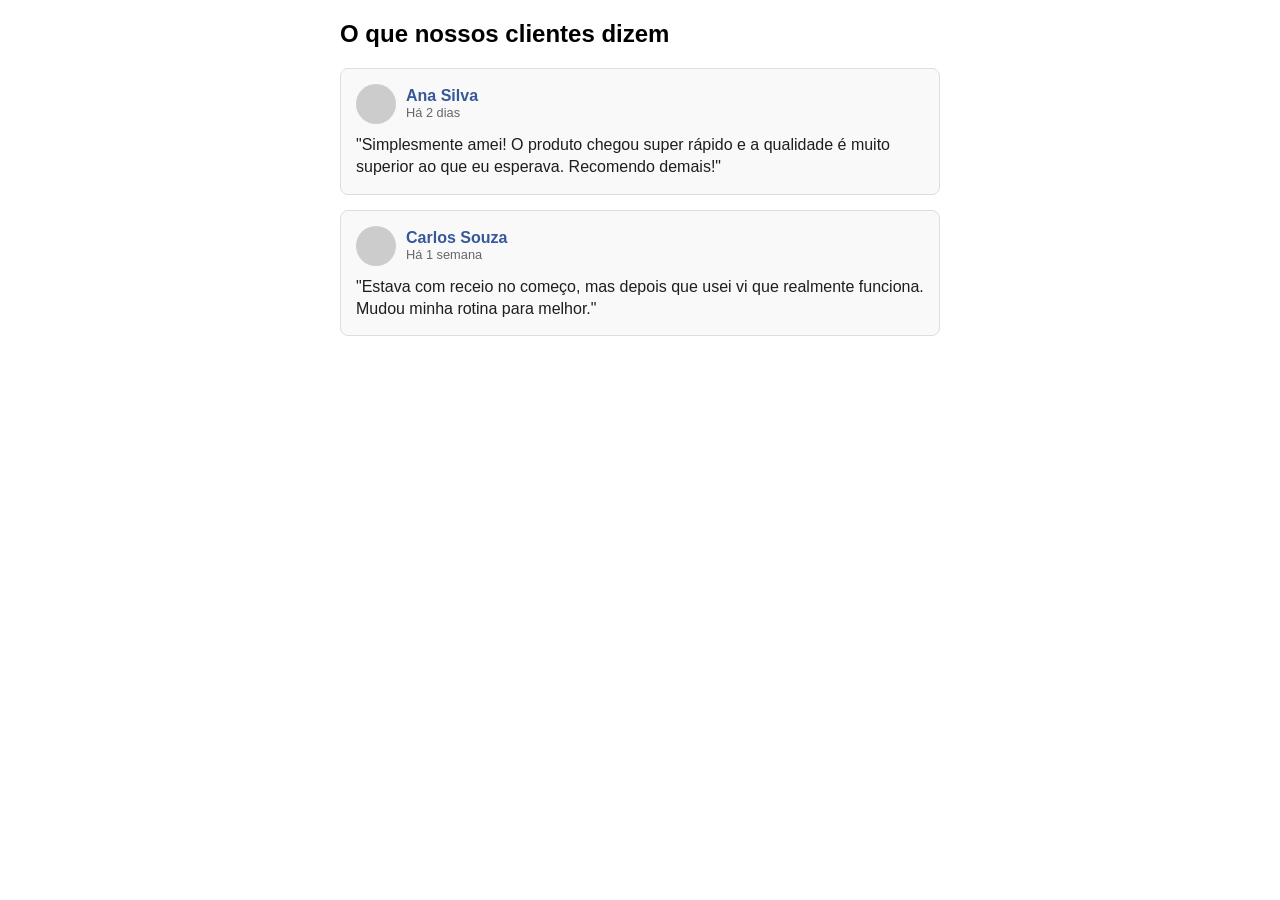
<file: testeg.html>
<!DOCTYPE html>
<html lang="pt-br">
<head>
    <meta charset="UTF-8">
    <style>
        .container { font-family: Arial, sans-serif; max-width: 600px; margin: 20px auto; }
        .card { border: 1px solid #ddd; border-radius: 8px; padding: 15px; margin-bottom: 15px; background: #f9f9f9; }
        .header { display: flex; align-items: center; margin-bottom: 10px; }
        .avatar { width: 40px; height: 40px; background: #ccc; border-radius: 50%; margin-right: 10px; }
        .name { font-weight: bold; color: #365899; }
        .date { font-size: 0.8em; color: #65676b; }
        .comment { color: #1c1e21; line-height: 1.4; }
    </style>
</head>
<body>

<div class="container">
    <h2>O que nossos clientes dizem</h2>

    <div class="card">
        <div class="header">
            <div class="avatar"></div>
            <div>
                <div class="name">Ana Silva</div>
                <div class="date">Há 2 dias</div>
            </div>
        </div>
        <div class="comment">
            "Simplesmente amei! O produto chegou super rápido e a qualidade é muito superior ao que eu esperava. Recomendo demais!"
        </div>
    </div>

    <div class="card">
        <div class="header">
            <div class="avatar"></div>
            <div>
                <div class="name">Carlos Souza</div>
                <div class="date">Há 1 semana</div>
            </div>
        </div>
        <div class="comment">
            "Estava com receio no começo, mas depois que usei vi que realmente funciona. Mudou minha rotina para melhor."
        </div>
    </div>
</div>

</body>
</html>
</file>
<file: style.css>
/* =========================================================
   STYLE: Modern, Premium, High-Conversion
============================================================ */

/* 1. GLOBAL RESET */
* {
    margin: 0;
    padding: 0;
    box-sizing: border-box;
    -webkit-font-smoothing: antialiased;
    -moz-osx-font-smoothing: grayscale;
}

:root {
    --primary-color: #F87171;
    --primary-hover: #EF4444;
    --accent-soft: #FFF5F5;
    --text-main: #F9FAFB;
    --text-light: #D1D5DB;
    --white: #FFFFFF;
    --border-color: #F3F4F6;
    --shadow: 0 4px 6px -1px rgba(0,0,0,0.1), 0 2px 4px -1px rgba(0,0,0,0.06);
    --font-main: 'Inter', -apple-system, BlinkMacSystemFont, "Segoe UI", Roboto, sans-serif;
}

html {
    scroll-behavior: smooth;
    font-size: 16px;
}

body {
    font-family: var(--font-main);
    background-color: #030508;
    color: #ffffff;
    line-height: 1.6;
    overflow-x: hidden;
}

/* 2. LAYOUT BASE */
.container {
    width: 100%;
    max-width: 1100px;
    margin: 0 auto;
    padding: 0 24px;
}

.section {
    padding: 80px 0;
    position: relative;
}

/* GLASS CARD */
.box {
    background: rgba(255,255,255,0.03);
    backdrop-filter: blur(10px);
    border: 1px solid rgba(255,255,255,0.08);
    padding: 40px;
    border-radius: 16px;
    transition: transform 0.3s ease;
}

.box:hover {
    transform: translateY(-3px);
}

/* HIGHLIGHT SECTION */
.highlight {
    background-color: var(--accent-soft);
    padding: 40px 0;
    border-top: 1px solid var(--border-color);
    border-bottom: 1px solid var(--border-color);
}

/* 3. TIPOGRAFIA */
h1, h2, h3 {
    font-family: 'Plus Jakarta Sans', sans-serif;
    font-weight: 800;
    line-height: 1.2;
    margin-bottom: 20px;
    text-align: center;
}

h1 {
    font-size: clamp(40px, 5vw, 48px);
    color: var(--text-main);
    letter-spacing: -0.02em;
}

h2 {
    font-size: clamp(26px, 4vw, 32px);
    color: var(--text-main);
}

p {
    font-size: 18px;
    color: var(--text-light);
    margin-bottom: 1.5rem;
    max-width: 700px;
    margin-left: auto;
    margin-right: auto;
}

strong {
    color: var(--text-main);
    font-weight: 700;
}

/* 4. CTA */
.cta-container {
    text-align: center;
    margin: 30px 0;
}

.cta {
    display: inline-block;
    background-color: var(--primary-color);
    color: #fff;
    font-size: 20px;
    font-weight: 700;
    text-transform: uppercase;
    text-decoration: none;
    padding: 22px 50px;
    border-radius: 50px;
    transition: all 0.3s ease;
    box-shadow: 0 10px 20px rgba(248,113,113,0.5);
    cursor: pointer;
    border: none;

    position: relative;
    overflow: hidden;
    letter-spacing: 0.5px;

    /* animação leve global */
    animation: pulse 2.5s infinite;
}

/* brilho passando */
.cta::after {
    content: '';
    position: absolute;
    top: 0;
    left: -100%;
    width: 100%;
    height: 100%;
    background: linear-gradient(120deg, transparent, rgba(255,255,255,0.3), transparent);
    transition: 0.5s;
}

.cta:hover::after {
    left: 100%;
}

.cta-secondary {
    display: inline-block;
    color: var(--text-light);
    font-size: 14px;
    text-decoration: underline;
    margin-top: 15px;
    cursor: pointer;
}

.cta-secondary:hover {
    color: var(--text-main);
}

/* 5. UTILIDADES */
.text-center { text-align: center; }

.img-responsive {
    max-width: 100%;
    height: auto;
    border-radius: 12px;
    display: block;
    margin: 20px auto;
}

/* 6. MOBILE */
@media (max-width: 768px) {

    .section {
        padding: 40px 0;
    }

    .container {
        padding: 0 20px;
    }

    h1 {
        font-size: 28px;
        line-height: 1.1;
    }

    h2 {
        font-size: 22px;
    }

    p {
        font-size: 16px;
    }

    .box {
        padding: 25px 20px;
        border-radius: 12px;
    }

    .cta {
        width: 100%;
        font-size: 18px;
        padding: 18px 20px;
        border-radius: 8px;
    }

    .cta-container {
        margin: 20px 0;
    }

    .highlight {
        padding: 30px 0;
    }
}

/* 7. ANIMAÇÕES */
@keyframes pulse {
    0% { transform: scale(1); }
    50% { transform: scale(1.03); }
    100% { transform: scale(1); }
}

/* TIMER */
#timer {
    animation: pulse 1.5s infinite;
}

/* SELECTION */
::selection {
    background: #F87171;
    color: #fff;
}

/* PERFORMANCE */
canvas {
    will-change: transform;
}

.no-scroll { overflow: hidden; }
button:focus { outline: none; }
</file>
